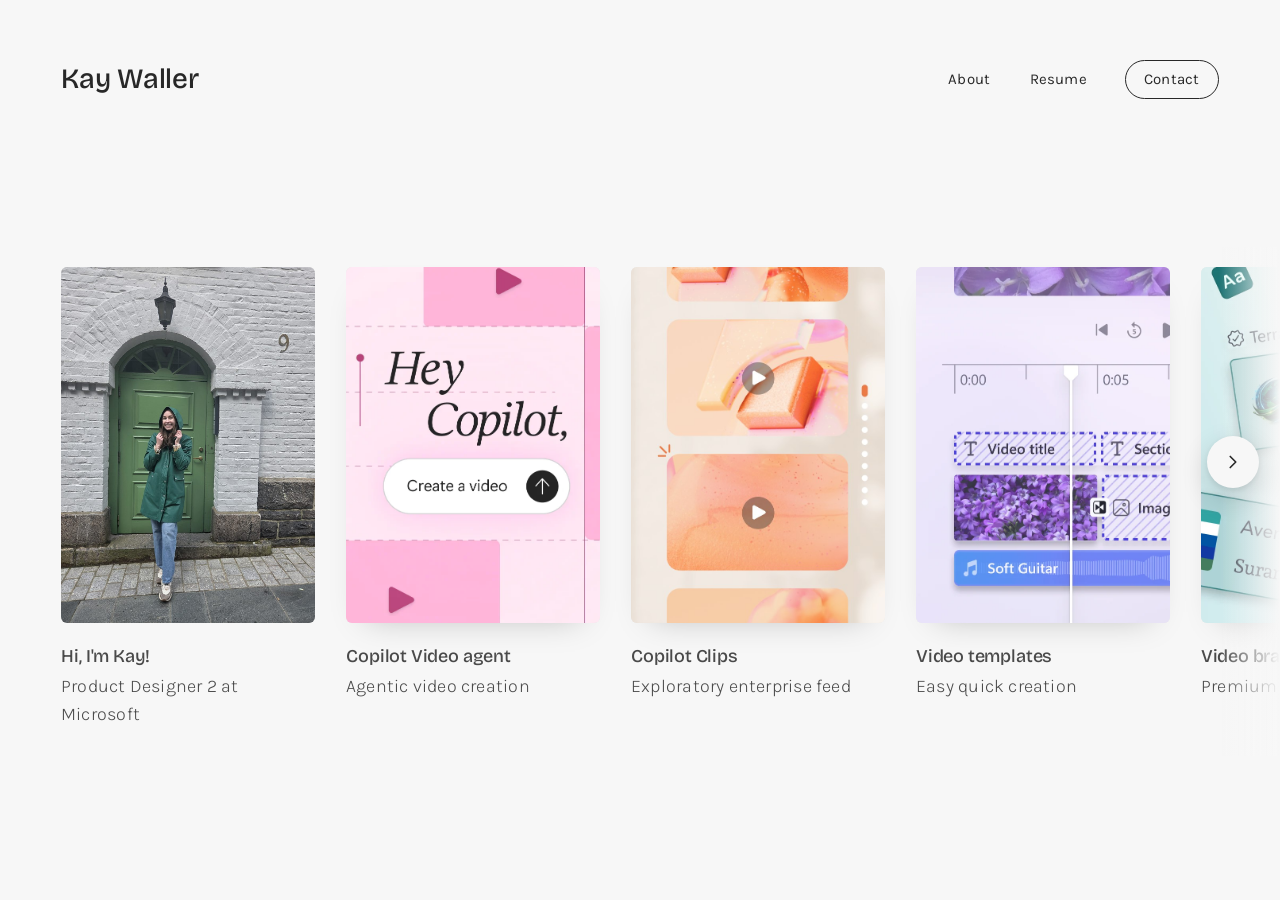
<file: index.html>
<!doctype html>
<html lang="en">
<head>
  <meta charset="utf-8">
  <meta name="viewport" content="width=device-width, initial-scale=1">
  <title>Kay Waller</title>
  <meta name="description" content="Kay Waller is a Product Designer who believes great design is intuitive, inclusive, and sustainable.">
  <link rel="icon" href="assets/favicon.svg" type="image/svg+xml">
  <link rel="icon" href="assets/favicon-32.png" sizes="32x32" type="image/png">
  <link rel="apple-touch-icon" href="assets/apple-touch-icon.png">
  <meta property="og:type" content="website">
  <link rel="canonical" href="https://kaywaller.com/">
  <meta property="og:url" content="https://kaywaller.com/">
  <meta property="og:site_name" content="Kay Waller">
  <meta property="og:title" content="Kay Waller">
  <meta property="og:description" content="Kay Waller is a Product Designer who believes great design is intuitive, inclusive, and sustainable.">
  <meta property="og:image" content="https://kaywaller.com/assets/share/home.jpg">
  <meta property="og:image:width" content="1200">
  <meta property="og:image:height" content="630">
  <meta name="twitter:card" content="summary_large_image">
  <link rel="preconnect" href="https://fonts.googleapis.com">
  <link rel="preconnect" href="https://fonts.gstatic.com" crossorigin>
  <link href="https://fonts.googleapis.com/css2?family=Karla:wght@200;300;400;500;600&family=Bricolage+Grotesque:opsz,wght@12..96,400;12..96,500&display=swap" rel="stylesheet">
  <link rel="stylesheet" href="css/style.css?v=202611071001">
</head>
<body class="home">
  <a class="skip" href="#work">Skip to work</a>

  <header class="site-header">
    <a class="wordmark" href="index.html">Kay Waller</a>
    <nav class="header-links" aria-label="Primary">
      <a href="about.html">About</a>
      <a href="https://drive.google.com/file/d/1Q7bnDZ1TyhZ7tCyuZH1YHzYNVgd-D31E/view?usp=sharing" target="_blank" rel="noopener">Resume</a>
      <a class="pill" href="mailto:kaywaller19@gmail.com">Contact</a>
    </nav>
  </header>

  <main class="landing" id="work">
    <div class="rail-wrap">
      <div class="rail-fade left" hidden></div>
      <div class="rail-fade right"></div>
      <button class="rail-nav prev" type="button" aria-label="Scroll projects left" disabled>
        <svg viewBox="0 0 24 24" fill="none" stroke="currentColor" stroke-width="1.8" stroke-linecap="round" stroke-linejoin="round"><path d="M15 18l-6-6 6-6"/></svg>
      </button>
      <button class="rail-nav next" type="button" aria-label="Scroll projects right">
        <svg viewBox="0 0 24 24" fill="none" stroke="currentColor" stroke-width="1.8" stroke-linecap="round" stroke-linejoin="round"><path d="M9 18l6-6-6-6"/></svg>
      </button>

      <div class="rail" data-project-cards>
        <div class="card card--me">
          <div class="card-media">
            <img src="assets/landing/me.jpg" alt="Kay Waller in a green raincoat, smiling in front of a green door" width="1000" height="1333">
          </div>
          <p class="card-sub">Hi, I'm Kay!</p>
          <p class="card-note">Product Designer 2 at Microsoft</p>
        </div>
      </div>
    </div>
  </main>

  <script src="js/projects.js?v=202611071001"></script>
  <script src="js/main.js?v=202611071001"></script>
</body>
</html>
</file>
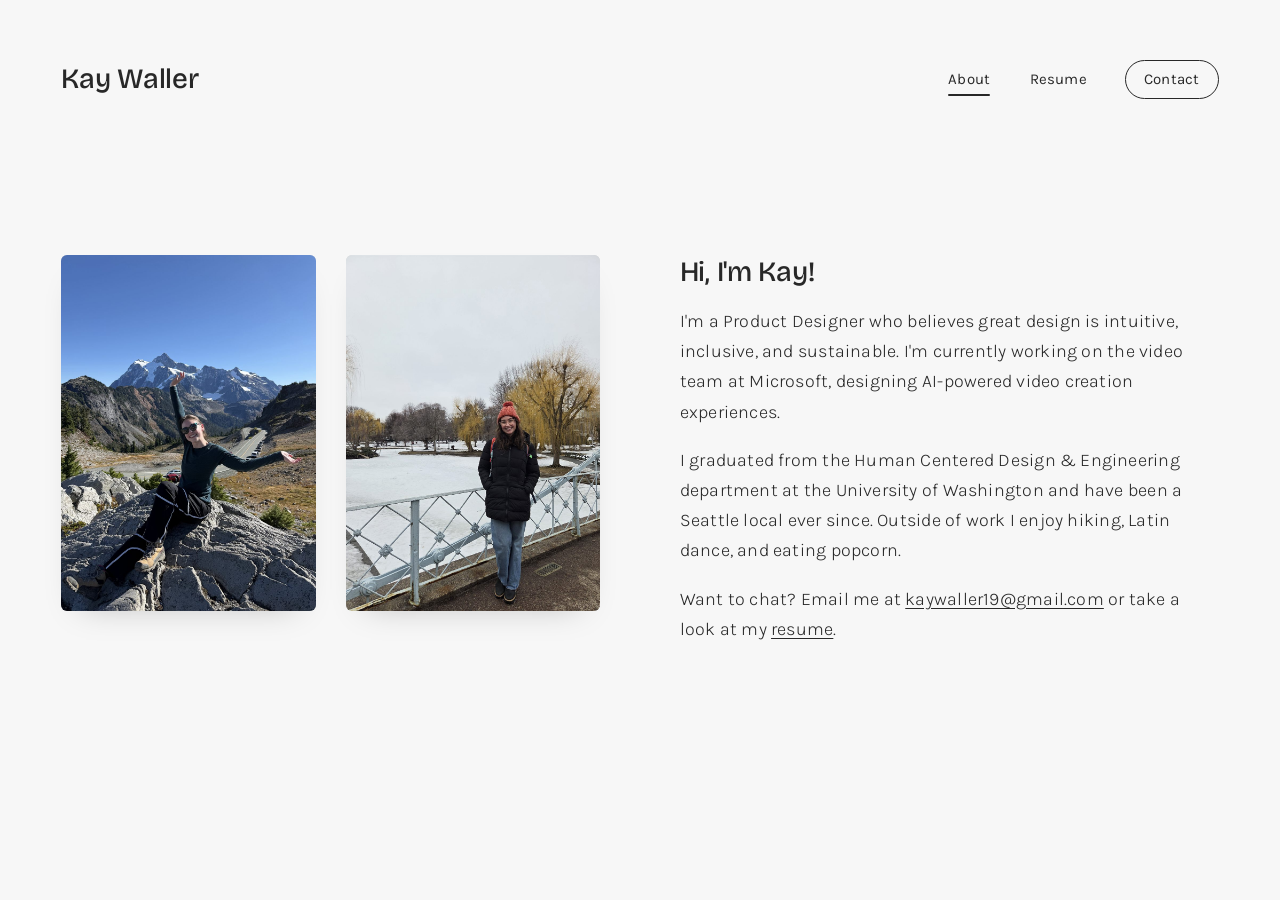
<file: about.html>
<!doctype html>
<html lang="en">
<head>
  <meta charset="utf-8">
  <meta name="viewport" content="width=device-width, initial-scale=1">
  <title>About · Kay Waller</title>
  <meta name="description" content="Kay Waller is a Product Designer who believes great design is intuitive, inclusive, and sustainable.">
  <link rel="icon" href="assets/favicon.svg" type="image/svg+xml">
  <link rel="icon" href="assets/favicon-32.png" sizes="32x32" type="image/png">
  <link rel="apple-touch-icon" href="assets/apple-touch-icon.png">
  <meta property="og:type" content="website">
  <link rel="canonical" href="https://kaywaller.com/about.html">
  <meta property="og:url" content="https://kaywaller.com/about.html">
  <meta property="og:site_name" content="Kay Waller">
  <meta property="og:title" content="About · Kay Waller">
  <meta property="og:description" content="Kay Waller is a Product Designer who believes great design is intuitive, inclusive, and sustainable.">
  <meta property="og:image" content="https://kaywaller.com/assets/share/home.jpg">
  <meta property="og:image:width" content="1200">
  <meta property="og:image:height" content="630">
  <meta name="twitter:card" content="summary_large_image">
  <link rel="preconnect" href="https://fonts.googleapis.com">
  <link rel="preconnect" href="https://fonts.gstatic.com" crossorigin>
  <link href="https://fonts.googleapis.com/css2?family=Karla:wght@200;300;400;500;600&family=Bricolage+Grotesque:opsz,wght@12..96,400;12..96,500&display=swap" rel="stylesheet">
  <link rel="stylesheet" href="css/style.css?v=202611071001">
</head>
<body class="page-about">
  <a class="skip" href="#content">Skip to content</a>

  <header class="site-header">
    <a class="wordmark" href="index.html">Kay Waller</a>
    <nav class="header-links" aria-label="Primary">
      <a href="about.html" aria-current="page">About</a>
      <a href="https://drive.google.com/file/d/1Q7bnDZ1TyhZ7tCyuZH1YHzYNVgd-D31E/view?usp=sharing" target="_blank" rel="noopener">Resume</a>
      <a class="pill" href="mailto:kaywaller19@gmail.com">Contact</a>
    </nav>
  </header>

  <main class="about" id="content">
    <div class="about-row">
    <div class="about-photo">
      <img src="assets/about/me-mountain.jpg" alt="Kay Waller sitting on a rock with arms outstretched, smiling, in front of a snowy mountain" width="1000" height="1333">
    </div>
    <div class="about-photo">
      <img src="assets/about/me-winter.jpg" alt="Kay Waller in a red knit hat and black puffer coat, smiling on a footbridge over a snowy, frozen pond lined with willow trees" width="1000" height="1333">
    </div>
    <div class="about-text">
      <h1>Hi, I'm Kay!</h1>
      <p>I'm a Product Designer who believes great design is intuitive, inclusive, and sustainable. I'm currently working on the video team at Microsoft, designing AI-powered video creation experiences.</p>
      <p>I graduated from the Human Centered Design &amp; Engineering department at the University of Washington and have been a Seattle local ever since. Outside of work I enjoy hiking, Latin dance, and eating popcorn.</p>
      <p>Want to chat? Email me at <a href="mailto:kaywaller19@gmail.com">kaywaller19@gmail.com</a> or take a look at my <a href="https://drive.google.com/file/d/1Q7bnDZ1TyhZ7tCyuZH1YHzYNVgd-D31E/view?usp=sharing" target="_blank" rel="noopener">resume</a>.</p>
    </div>
    </div>
  </main>

  <script src="js/main.js?v=202611071001"></script>
</body>
</html>
</file>
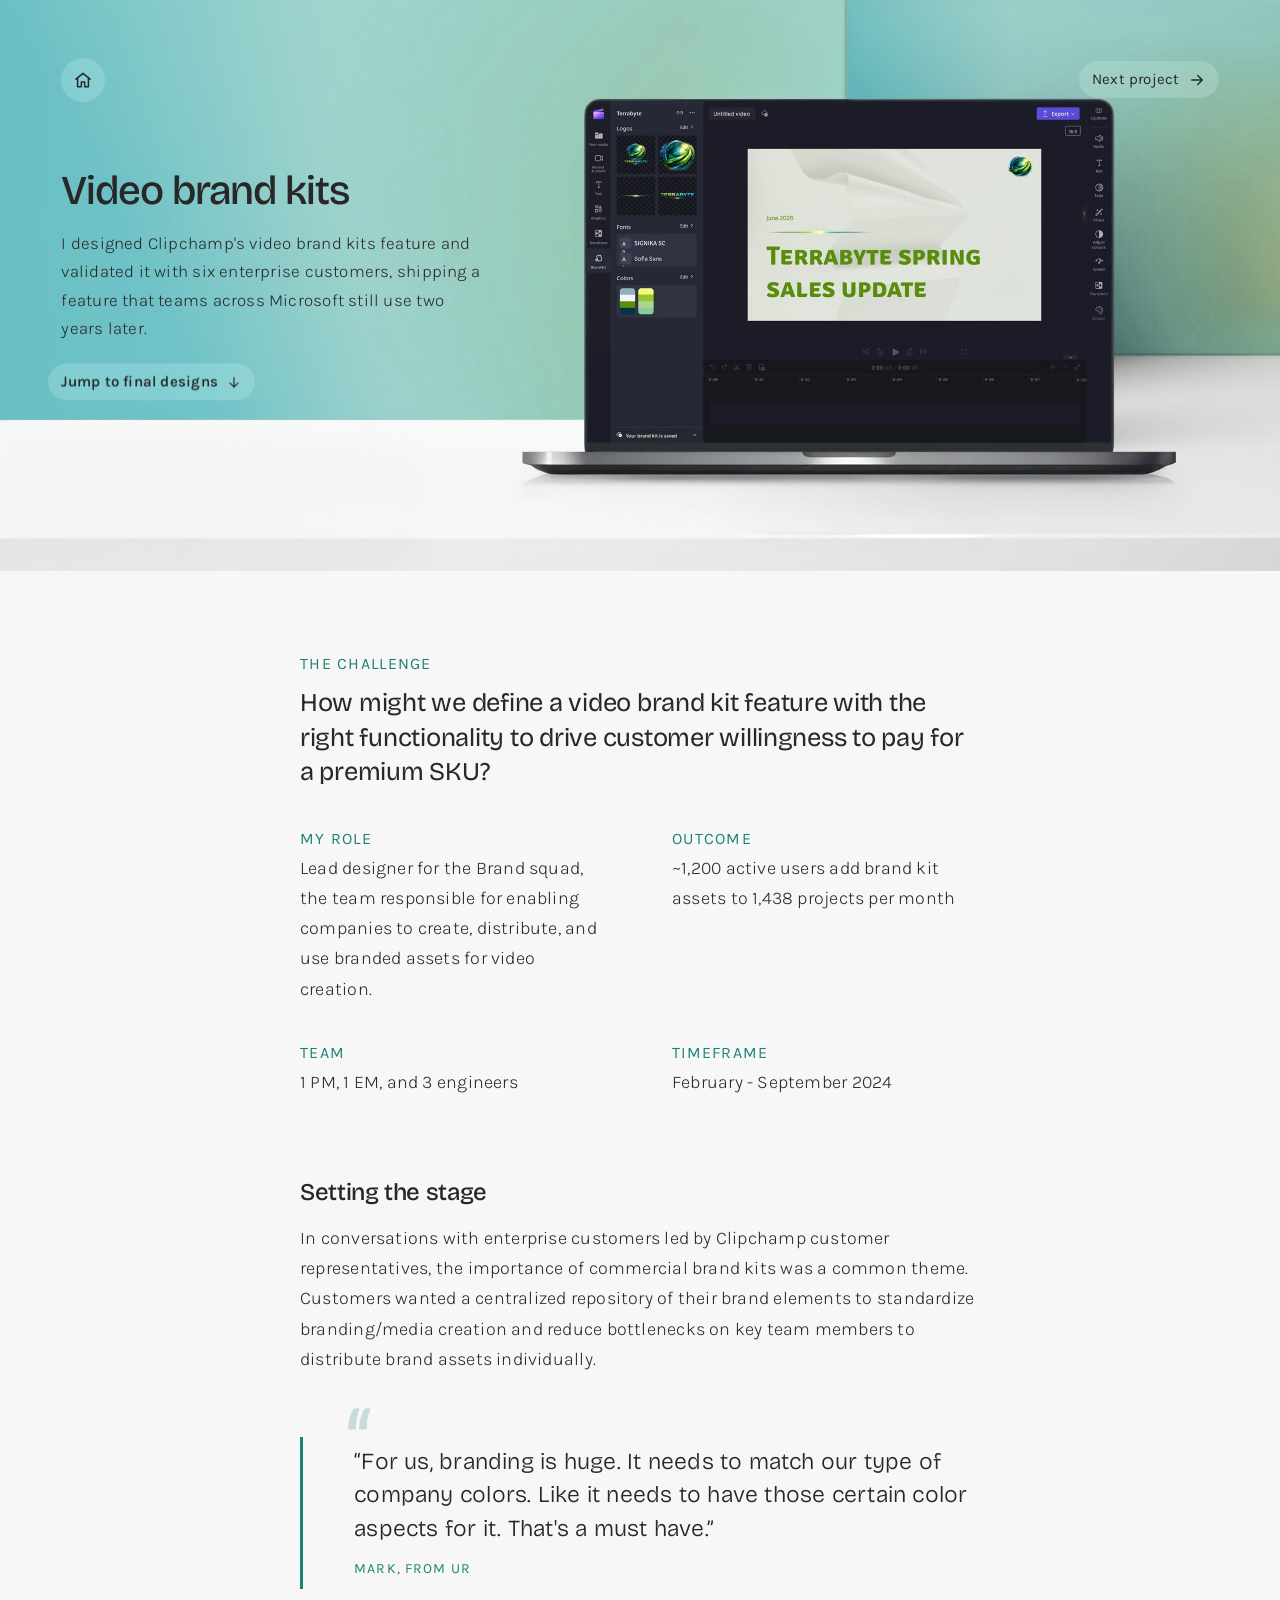
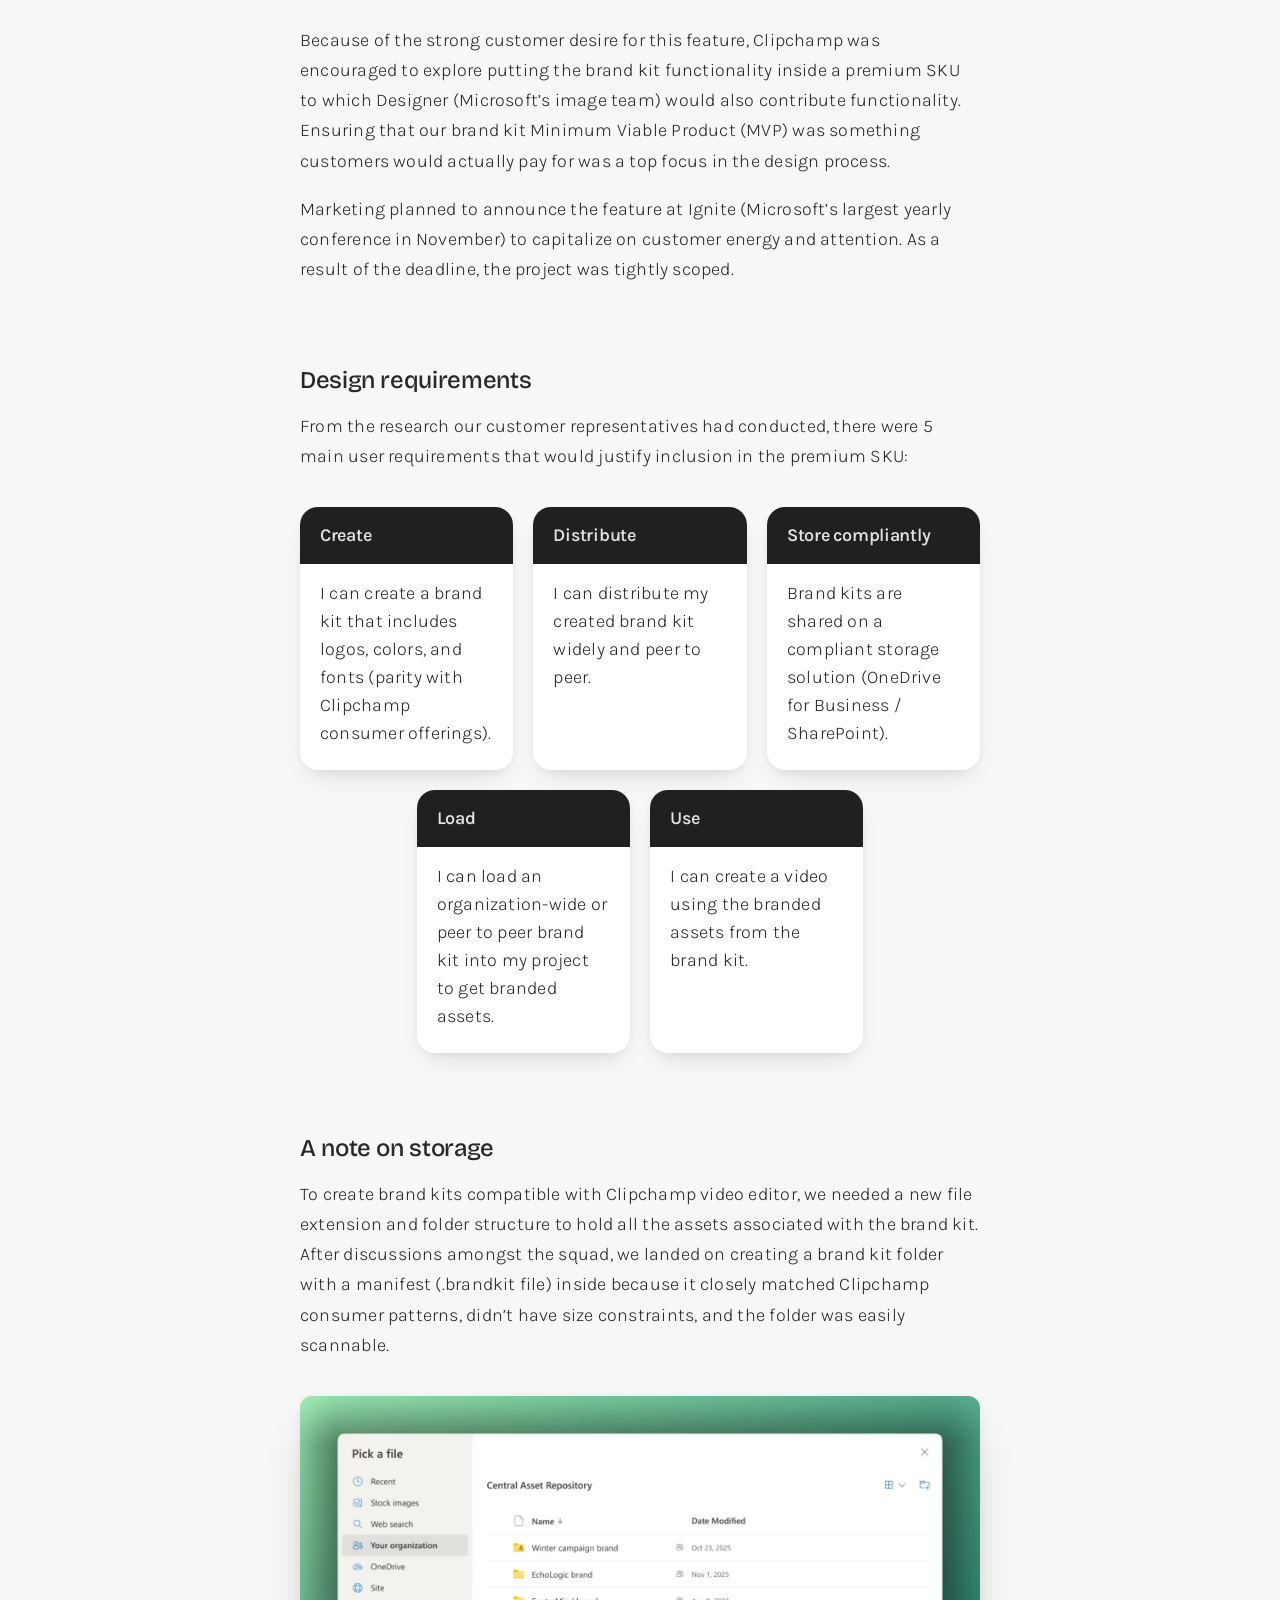
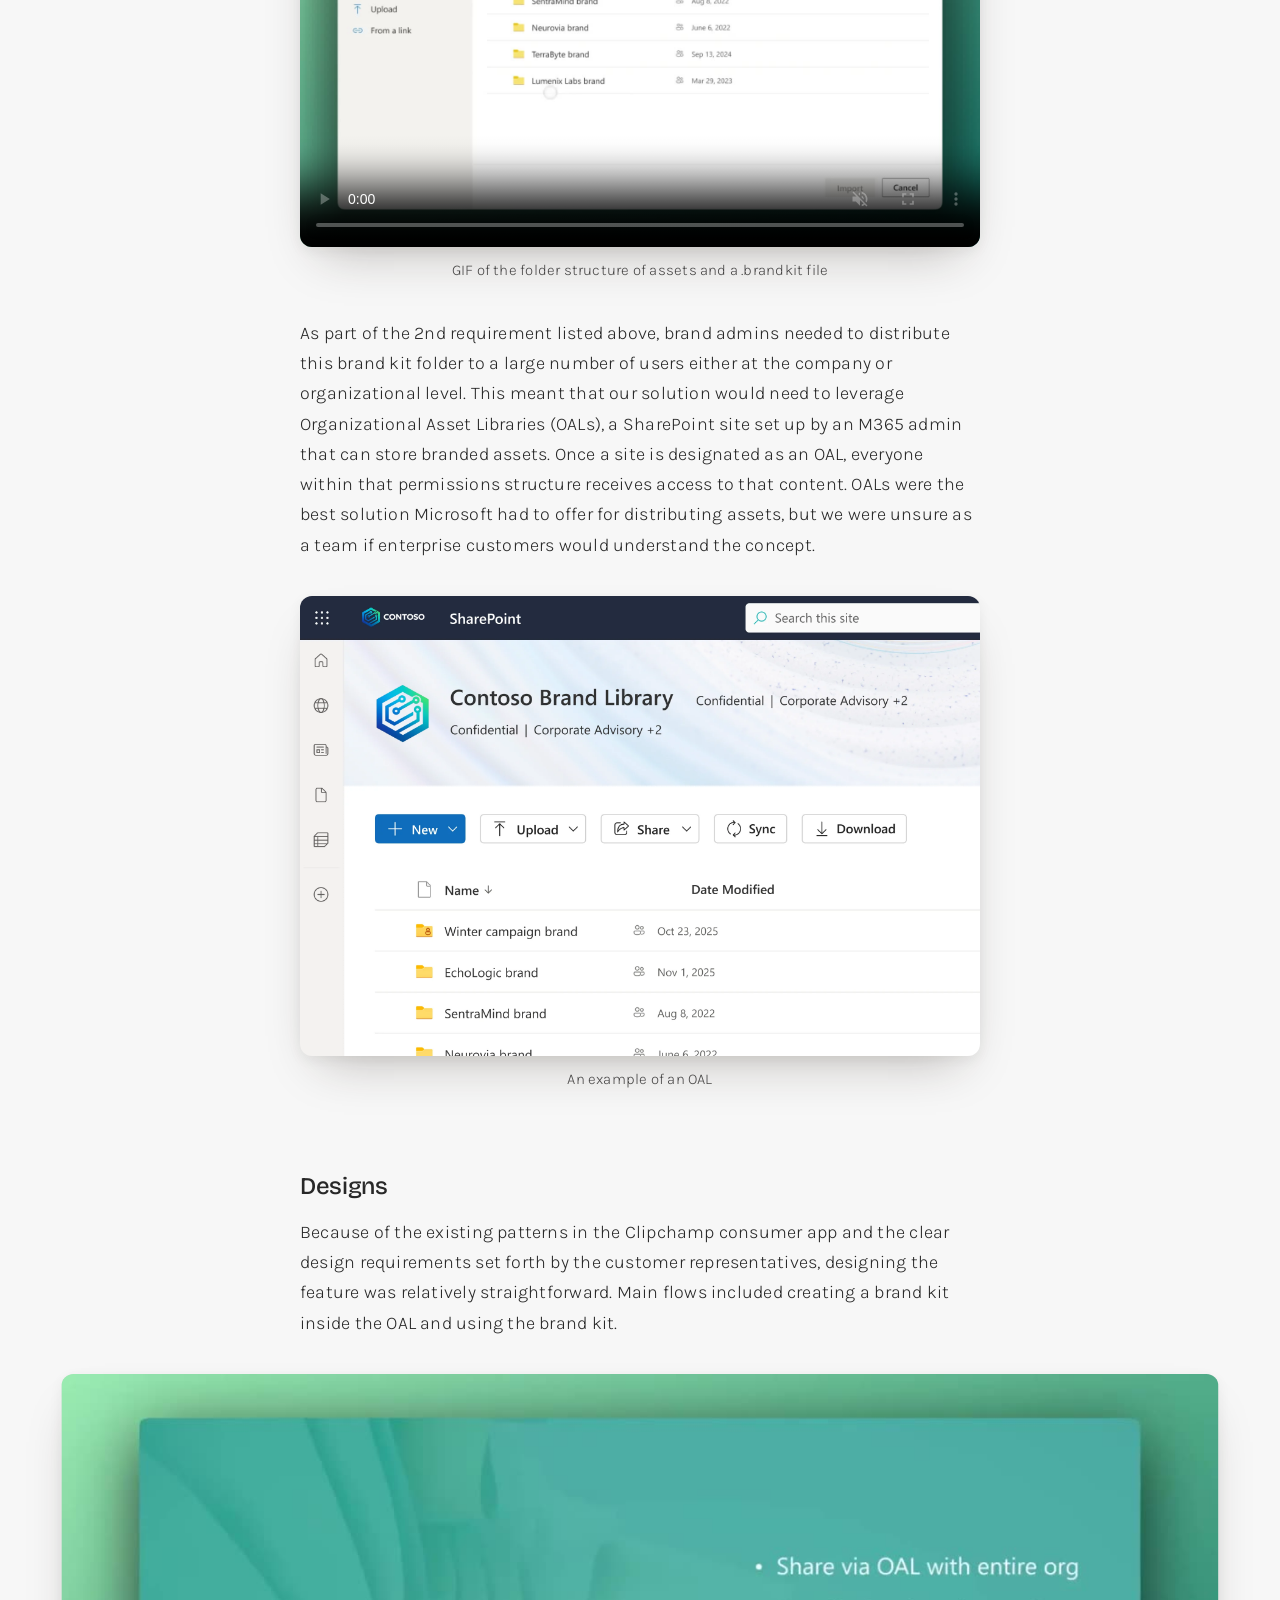
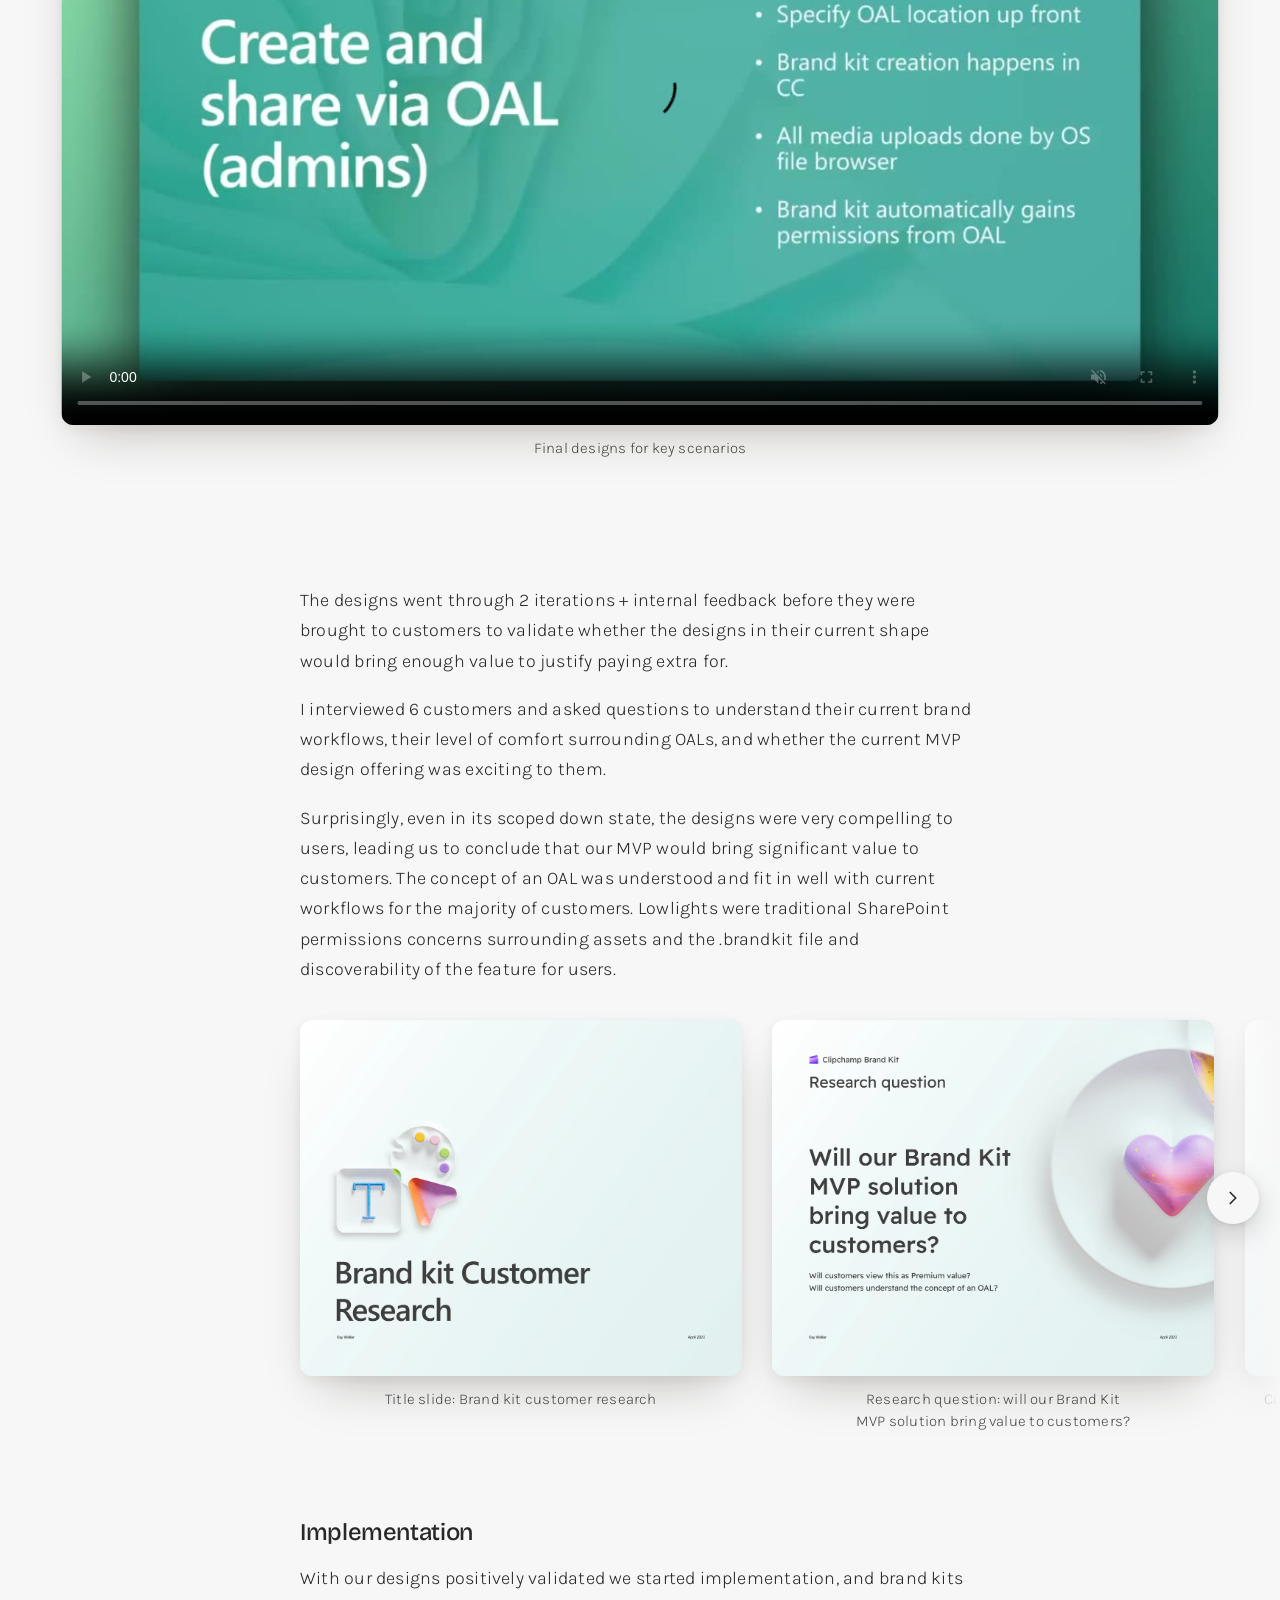
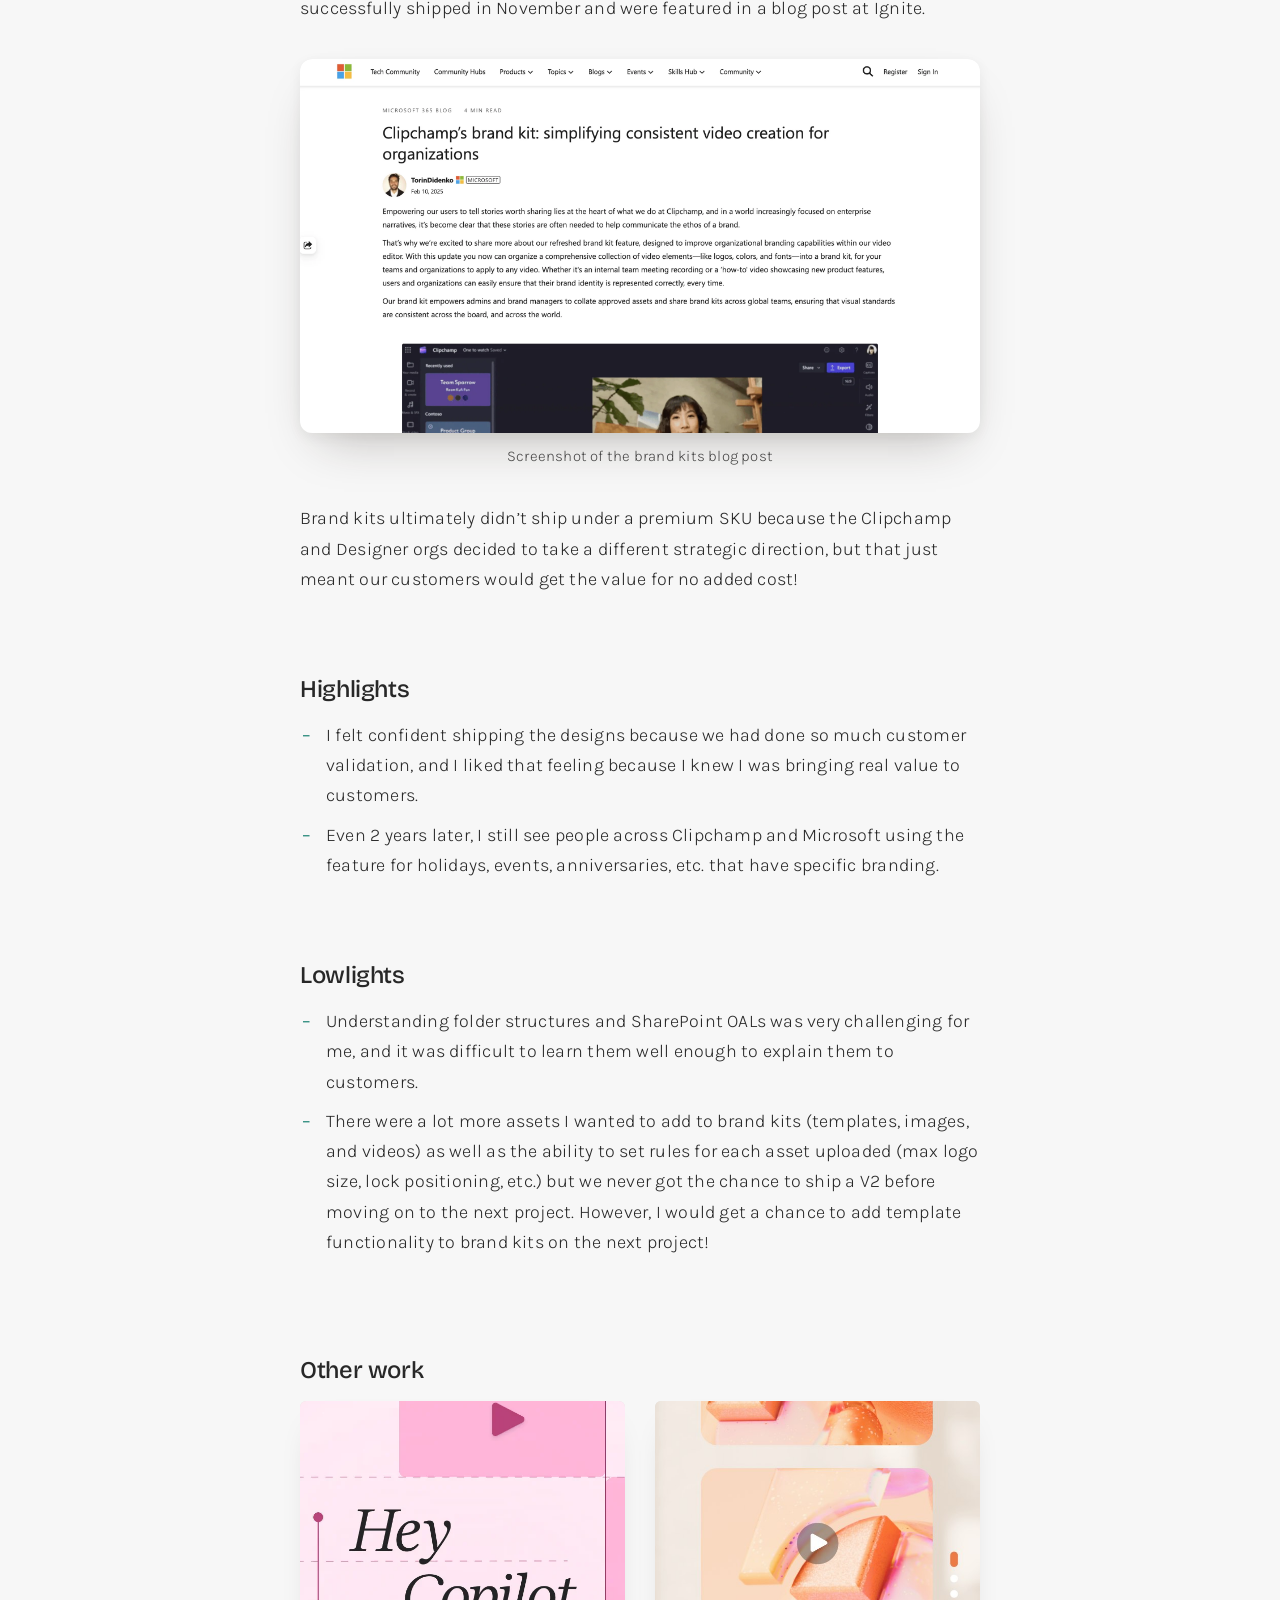
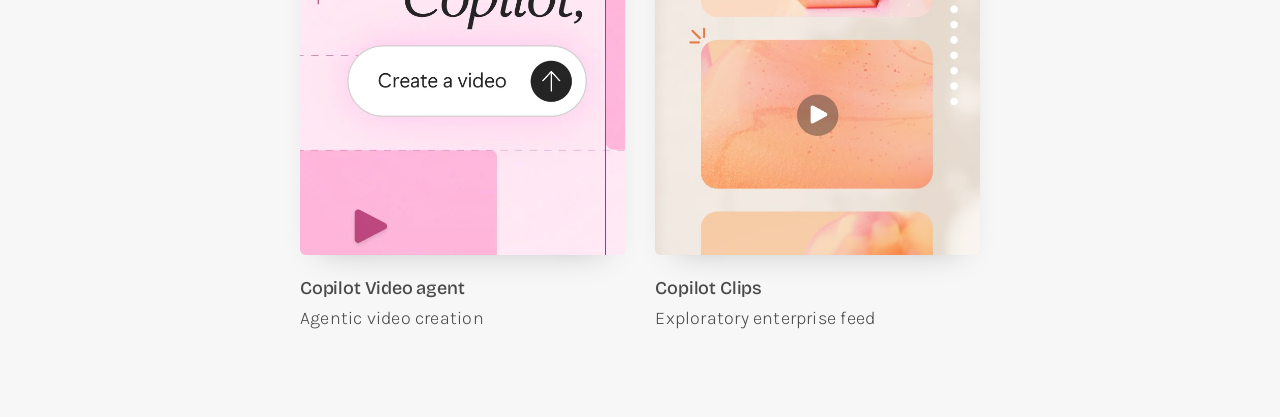
<file: brand-kits.html>
<!doctype html>
<html lang="en">
<head>
  <meta charset="utf-8">
  <meta name="viewport" content="width=device-width, initial-scale=1">
  <title>Video brand kits · Kay Waller</title>
  <meta name="description" content="Video brand kits for the Clipchamp editor that enable brand distribution and branded video creation.">
  <link rel="icon" href="assets/favicon.svg" type="image/svg+xml">
  <link rel="icon" href="assets/favicon-32.png" sizes="32x32" type="image/png">
  <link rel="apple-touch-icon" href="assets/apple-touch-icon.png">
  <meta property="og:type" content="article">
  <link rel="canonical" href="https://kaywaller.com/brand-kits.html">
  <meta property="og:url" content="https://kaywaller.com/brand-kits.html">
  <meta property="og:site_name" content="Kay Waller">
  <meta property="og:title" content="Video brand kits · Kay Waller">
  <meta property="og:description" content="Video brand kits for the Clipchamp editor that enable brand distribution and branded video creation.">
  <meta property="og:image" content="https://kaywaller.com/assets/share/brand-kits.jpg">
  <meta property="og:image:width" content="1200">
  <meta property="og:image:height" content="630">
  <meta name="twitter:card" content="summary_large_image">
  <link rel="preconnect" href="https://fonts.googleapis.com">
  <link rel="preconnect" href="https://fonts.gstatic.com" crossorigin>
  <link href="https://fonts.googleapis.com/css2?family=Karla:wght@200;300;400;500;600&family=Bricolage+Grotesque:opsz,wght@12..96,400;12..96,500&display=swap" rel="stylesheet">
  <link rel="stylesheet" href="css/style.css?v=202611071001">
</head>
<body style="--tint:#d3ebe8; --tint-deep:#b2dad5; --accent:#1c8273;">
  <a class="skip" href="#content">Skip to content</a>

  <header class="phead" data-text="left" style="--text-w:42%">
    <nav class="topnav" aria-label="Project">
      <a href="index.html" aria-label="Back to home"><svg viewBox="0 0 24 24" fill="none" stroke="currentColor" stroke-width="1.8" stroke-linecap="round" stroke-linejoin="round"><path d="M3.5 11 12 4l8.5 7"/><path d="M5.5 9.5V20h4.5v-5.5h4V20h4.5V9.5"/></svg></a>
      <a href="video-agent.html" aria-label="Next project: Copilot Video agent"><span>Next project</span><svg viewBox="0 0 24 24" fill="none" stroke="currentColor" stroke-width="1.8" stroke-linecap="round" stroke-linejoin="round"><path d="M5 12h14M13 6l6 6-6 6"/></svg></a>
    </nav>
    <div class="hero-banner" style="--hero-pos:50% 50%"><img fetchpriority="high" src="assets/brandkit/hero-again.jpg" width="2400" height="1070" alt="Video brand kits hero image"></div>
    <div class="hero-text">
      <h1>Video brand kits</h1>
      <p class="hero-sub">I designed Clipchamp's video brand kits feature and validated it with six enterprise customers, shipping a feature that teams across Microsoft still use two years later.</p>
      <a class="jump" href="#final-designs">Jump to final designs<svg viewBox="0 0 24 24" fill="none" stroke="currentColor" stroke-width="1.8" stroke-linecap="round" stroke-linejoin="round" aria-hidden="true"><path d="M12 5v14M6 13l6 6 6-6"/></svg></a>
    </div>
  </header>

  <main id="content">
    <section class="overview">
      <p class="eyebrow">The challenge</p>
      <p class="challenge">How might we define a video brand kit feature with the right functionality to drive customer willingness to pay for a premium SKU?</p>
      <div class="meta">
        <div><p class="eyebrow">My role</p><p>Lead designer for the Brand squad, the team responsible for enabling companies to create, distribute, and use branded assets for video creation.</p></div>
        <div><p class="eyebrow">Outcome</p><p>~1,200 active users add brand kit assets to 1,438 projects per month</p></div>
        <div><p class="eyebrow">Team</p><p>1 PM, 1 EM, and 3 engineers</p></div>
        <div><p class="eyebrow">Timeframe</p><p>February - September 2024</p></div>
      </div>
    </section>

    <div class="story">
      <section class="section">
        <h2 class="reveal">Setting the stage</h2>
        <p>In conversations with enterprise customers led by Clipchamp customer representatives, the importance of commercial brand kits was a common theme. Customers wanted a centralized repository of their brand elements to standardize branding/media creation and reduce bottlenecks on key team members to distribute brand assets individually. </p>
        <blockquote class="pullquote reveal">
          <p>“For us, branding is huge. It needs to match our type of company colors. Like it needs to have those certain color aspects for it. That's a must have.”</p>
          <footer>Mark, from UR</footer>
        </blockquote>
        <p>Because of the strong customer desire for this feature, Clipchamp was encouraged to explore putting the brand kit functionality inside a premium SKU to which Designer (Microsoft’s image team) would also contribute functionality. Ensuring that our brand kit Minimum Viable Product (MVP) was something customers would actually pay for was a top focus in the design process.</p>
        <p>Marketing planned to announce the feature at Ignite (Microsoft’s largest yearly conference in November) to capitalize on customer energy and attention. As a result of the deadline, the project was tightly scoped.</p>
      </section>

      <section class="section">
        <h2 class="reveal">Design requirements</h2>
        <p>From the research our customer representatives had conducted, there were 5 main user requirements that would justify inclusion in the premium SKU:</p>
        <ul class="team-cards team-cards--five reveal">
          <li class="team-card"><h3>Create</h3><p>I can create a brand kit that includes logos, colors, and fonts (parity with Clipchamp consumer offerings).</p></li>
          <li class="team-card"><h3>Distribute</h3><p>I can distribute my created brand kit widely and peer to peer.</p></li>
          <li class="team-card"><h3>Store compliantly</h3><p>Brand kits are shared on a compliant storage solution (OneDrive for Business / SharePoint).</p></li>
          <li class="team-card"><h3>Load</h3><p>I can load an organization-wide or peer to peer brand kit into my project to get branded assets.</p></li>
          <li class="team-card"><h3>Use</h3><p>I can create a video using the branded assets from the brand kit.</p></li>
        </ul>
      </section>

      <section class="section">
        <h2 class="reveal">A note on storage</h2>
        <p>To create brand kits compatible with Clipchamp video editor, we needed a new file extension and folder structure to hold all the assets associated with the brand kit. After discussions amongst the squad, we landed on creating a brand kit folder with a manifest (.brandkit file) inside because it closely matched Clipchamp consumer patterns, didn’t have size constraints, and the folder was easily scannable.</p>
        <figure class="fig reveal">
          <div class="fig-media"><video data-autoplay controls muted loop playsinline preload="none" poster="assets/posters/brandkit-folder-structure.jpg" src="assets/brandkit/folder-structure.mp4"></video></div>
          <figcaption>GIF of the folder structure of assets and a .brandkit file</figcaption>
        </figure>
        <p>As part of the 2nd requirement listed above, brand admins needed to distribute this brand kit folder to a large number of users either at the company or organizational level. This meant that our solution would need to leverage Organizational Asset Libraries (OALs), a SharePoint site set up by an M365 admin that can store branded assets. Once a site is designated as an OAL, everyone within that permissions structure receives access to that content. OALs were the best solution Microsoft had to offer for distributing assets, but we were unsure as a team if enterprise customers would understand the concept.</p>
        <figure class="fig reveal">
          <div class="fig-media"><img src="assets/brandkit/contoso-library.webp" alt="Contoso brand library SharePoint site" width="2232" height="1512" loading="lazy"></div>
          <figcaption>An example of an OAL</figcaption>
        </figure>
      </section>

      <section class="section">
        <h2 class="reveal">Designs</h2>
        <p>Because of the existing patterns in the Clipchamp consumer app and the clear design requirements set forth by the customer representatives, designing the feature was relatively straightforward. Main flows included creating a brand kit inside the OAL and using the brand kit.</p>
        <figure class="fig fig--full reveal" id="final-designs">
          <div class="fig-media"><video data-autoplay controls muted loop playsinline preload="none" width="1280" height="720" poster="assets/posters/brandkit-final-designs.jpg" src="assets/brandkit/final-designs.mp4"></video></div>
          <figcaption>Final designs for key scenarios</figcaption>
        </figure>
      </section>

      <section class="section">
        <h2 class="reveal">Customer validation</h2>
        <p>The designs went through 2 iterations + internal feedback before they were brought to customers to validate whether the designs in their current shape would bring enough value to justify paying extra for.</p>
        <p>I interviewed 6 customers and asked questions to understand their current brand workflows, their level of comfort surrounding OALs, and whether the current MVP design offering was exciting to them.</p>
        <p>Surprisingly, even in its scoped down state, the designs were very compelling to users, leading us to conclude that our MVP would bring significant value to customers. The concept of an OAL was understood and fit in well with current workflows for the majority of customers. Lowlights were traditional SharePoint permissions concerns surrounding assets and the .brandkit file and discoverability of the feature for users.</p>
        <div class="shot-rail reveal">
          <div class="rail-wrap">
            <div class="rail-fade left" hidden></div>
            <div class="rail-fade right"></div>
            <button class="rail-nav prev" type="button" aria-label="Scroll research slides left" disabled>
              <svg viewBox="0 0 24 24" fill="none" stroke="currentColor" stroke-width="1.8" stroke-linecap="round" stroke-linejoin="round"><path d="M15 18l-6-6 6-6"/></svg>
            </button>
            <button class="rail-nav next" type="button" aria-label="Scroll research slides right">
              <svg viewBox="0 0 24 24" fill="none" stroke="currentColor" stroke-width="1.8" stroke-linecap="round" stroke-linejoin="round"><path d="M9 18l6-6-6-6"/></svg>
            </button>
            <div class="rail">
              <figure class="shot"><div class="shot-media"><img src="assets/brandkit/deck-01.webp" alt="Brand kit customer research title slide" width="2400" height="1934" loading="lazy"></div><figcaption>Title slide: Brand kit customer research</figcaption></figure>
              <figure class="shot"><div class="shot-media"><img src="assets/brandkit/deck-02.webp" alt="Research question slide" width="2400" height="1934" loading="lazy"></div><figcaption>Research question: will our Brand Kit MVP solution bring value to customers?</figcaption></figure>
              <figure class="shot"><div class="shot-media"><img src="assets/brandkit/deck-03.webp" alt="Customer comparison table" width="2400" height="1934" loading="lazy"></div><figcaption>Customer comparison across the customers I interviewed</figcaption></figure>
              <figure class="shot"><div class="shot-media"><img src="assets/brandkit/deck-04.webp" alt="Highlight slide: integration with SharePoint" width="2400" height="1934" loading="lazy"></div><figcaption>Highlight: integration with SharePoint</figcaption></figure>
              <figure class="shot"><div class="shot-media"><img src="assets/brandkit/deck-05.webp" alt="Highlight slide: sharing" width="2400" height="1934" loading="lazy"></div><figcaption>Highlight: sharing</figcaption></figure>
              <figure class="shot"><div class="shot-media"><img src="assets/brandkit/deck-06.webp" alt="Highlight slide: overall" width="2400" height="1934" loading="lazy"></div><figcaption>Highlight: overall</figcaption></figure>
              <figure class="shot"><div class="shot-media"><img src="assets/brandkit/deck-07.webp" alt="Lowlight slide: permissions concerns" width="2400" height="1934" loading="lazy"></div><figcaption>Lowlight: permissions concerns</figcaption></figure>
              <figure class="shot"><div class="shot-media"><img src="assets/brandkit/deck-08.webp" alt="Lowlight slide: populating existing assets" width="2400" height="1934" loading="lazy"></div><figcaption>Lowlight: populating existing assets</figcaption></figure>
              <figure class="shot"><div class="shot-media"><img src="assets/brandkit/deck-09.webp" alt="Lowlight slide: discoverability" width="2400" height="1934" loading="lazy"></div><figcaption>Lowlight: discoverability</figcaption></figure>
              <figure class="shot"><div class="shot-media"><img src="assets/brandkit/deck-10.webp" alt="Takeaways slide" width="2400" height="1934" loading="lazy"></div><figcaption>Takeaway: we feel confident our MVP solution will bring value to customers</figcaption></figure>
              <figure class="shot"><div class="shot-media"><img src="assets/brandkit/deck-11.webp" alt="Addressing lowlights slide" width="2400" height="1934" loading="lazy"></div><figcaption>Addressing lowlights in MVP+</figcaption></figure>
            </div>
          </div>
        </div>
      </section>

      <section class="section">
        <h2 class="reveal">Implementation</h2>
        <p>With our designs positively validated we started implementation, and brand kits successfully shipped in November and were featured in a blog post at Ignite.</p>
        <figure class="fig reveal">
          <div class="fig-media"><img src="assets/brandkit/blog-post.webp" alt="Screenshot of the Ignite blog post featuring brand kits" loading="lazy"></div>
          <figcaption>Screenshot of the brand kits blog post</figcaption>
        </figure>
        <p>Brand kits ultimately didn’t ship under a premium SKU because the Clipchamp and Designer orgs decided to take a different strategic direction, but that just meant our customers would get the value for no added cost!</p>
      </section>

      <section class="section">
        <h2 class="reveal">Highlights</h2>
        <ul class="list">
          <li>I felt confident shipping the designs because we had done so much customer validation, and I liked that feeling because I knew I was bringing real value to customers. </li>
          <li>Even 2 years later, I still see people across Clipchamp and Microsoft using the feature for holidays, events, anniversaries, etc. that have specific branding.</li>
        </ul>
      </section>

      <section class="section">
        <h2 class="reveal">Lowlights</h2>
        <ul class="list">
          <li>Understanding folder structures and SharePoint OALs was very challenging for me, and it was difficult to learn them well enough to explain them to customers.</li>
          <li>There were a lot more assets I wanted to add to brand kits (templates, images, and videos) as well as the ability to set rules for each asset uploaded (max logo size, lock positioning, etc.) but we never got the chance to ship a V2 before moving on to the next project. However, I would get a chance to add template functionality to brand kits on the next project!</li>
        </ul>
      </section>
    </div>
  </main>

  <section class="other" aria-labelledby="other-work">
    <h2 id="other-work">Other work</h2>
    <div class="rail-wrap">
      <div class="rail" data-project-cards data-limit="2"></div>
    </div>
  </section>

  <script src="js/projects.js?v=202611071001"></script>
  <script src="js/main.js?v=202611071001"></script>
</body>
</html>
</file>
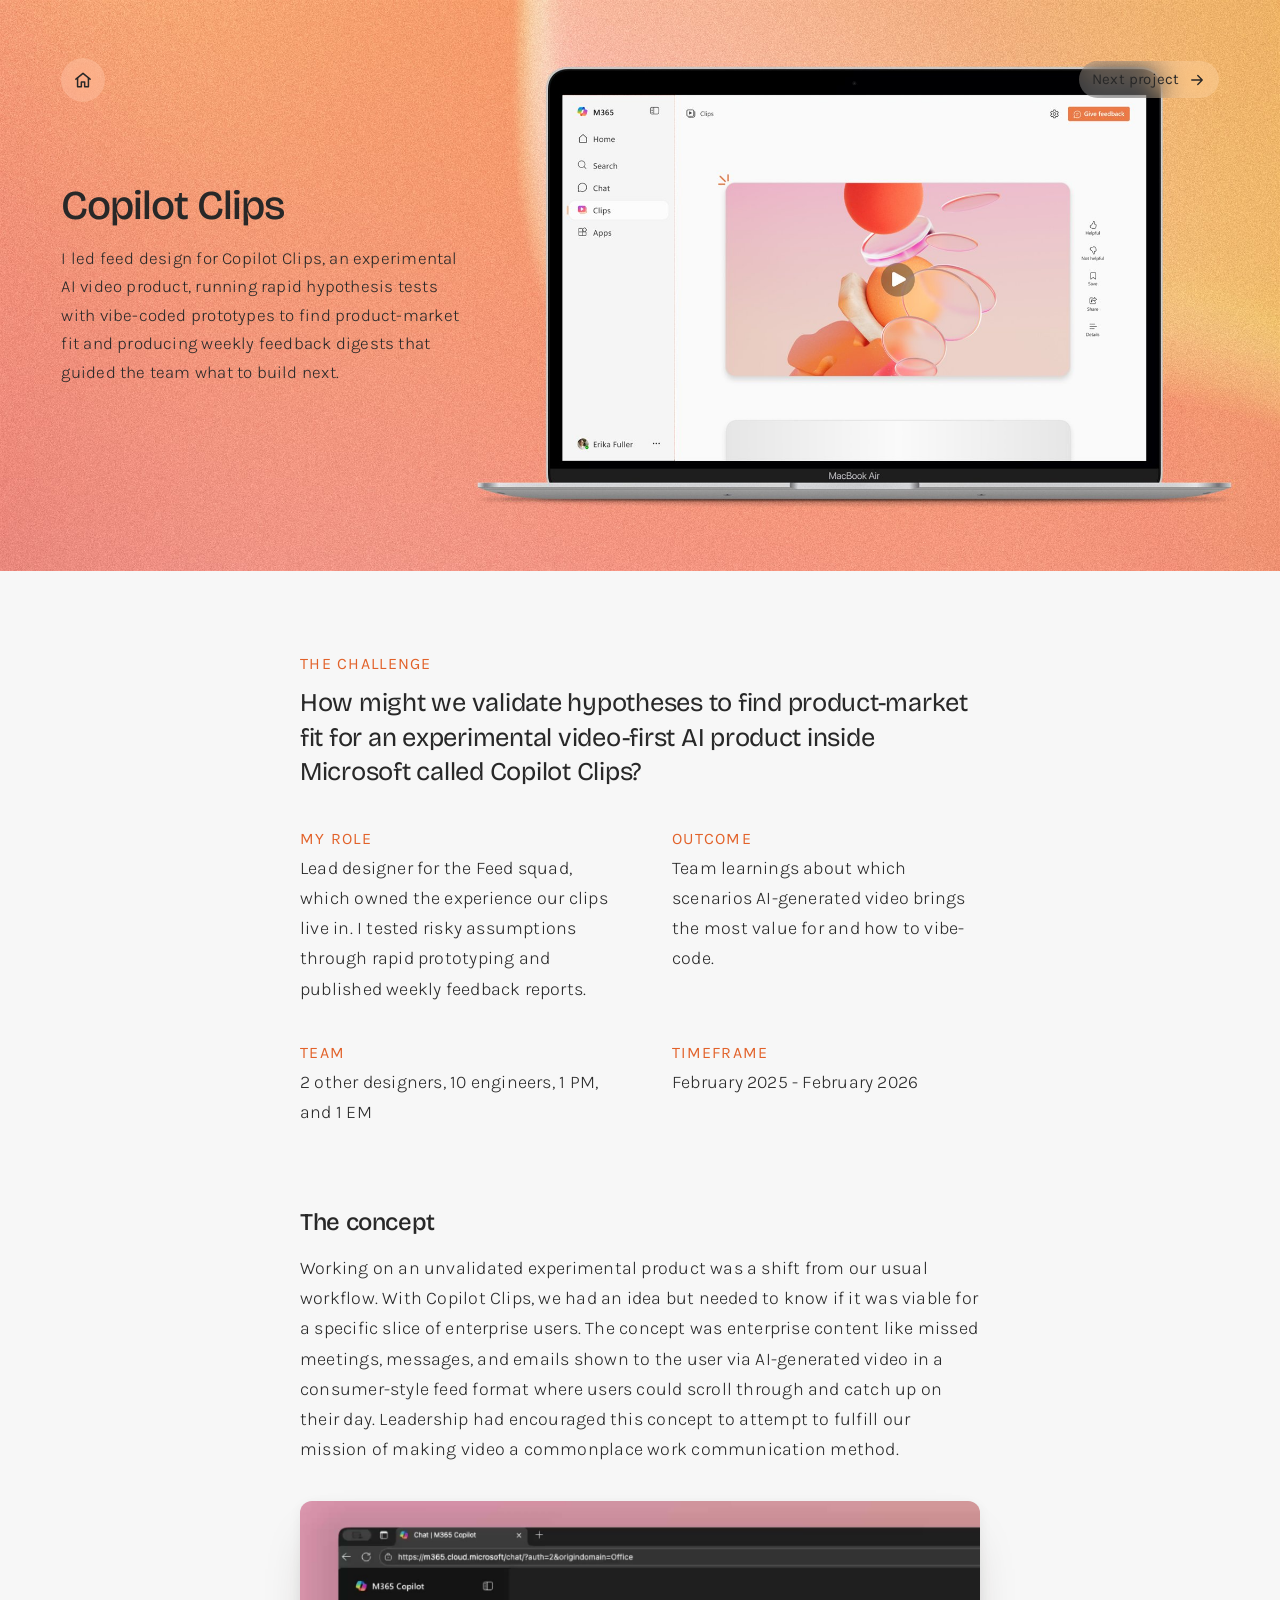
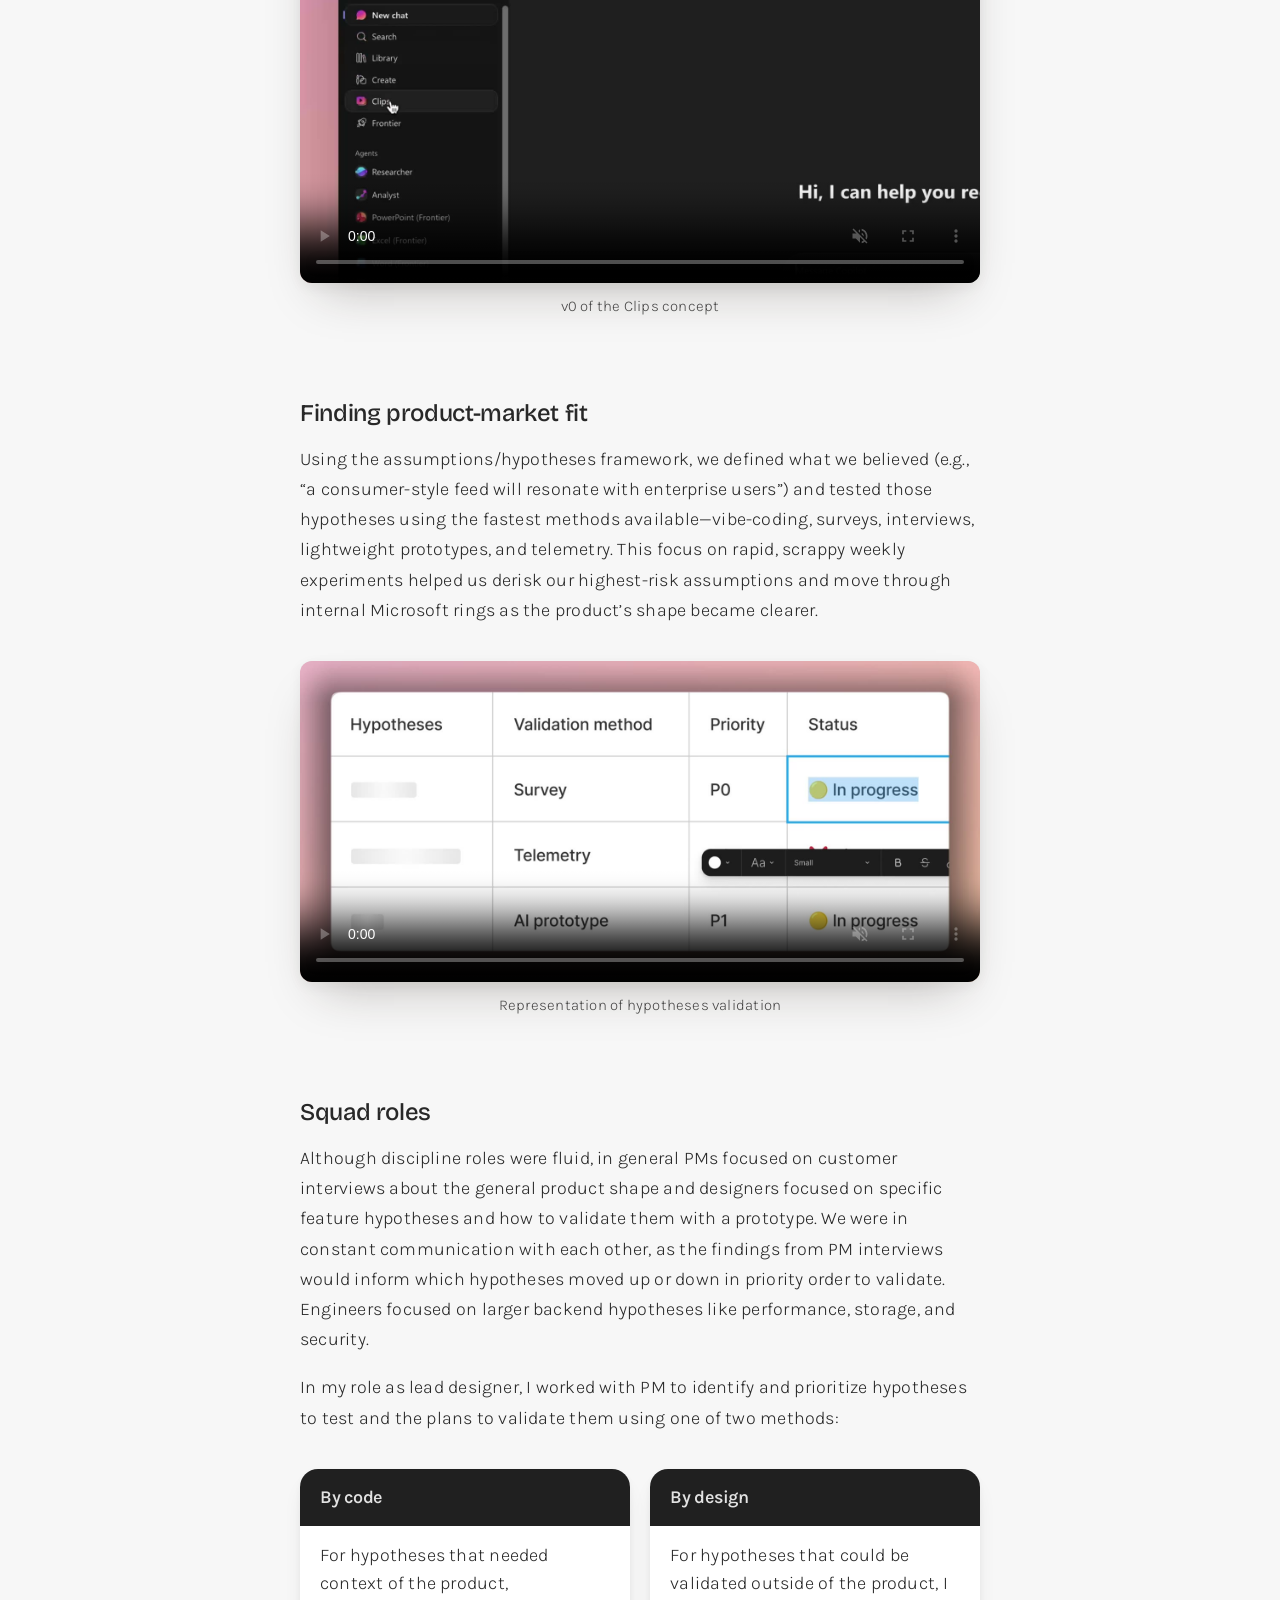
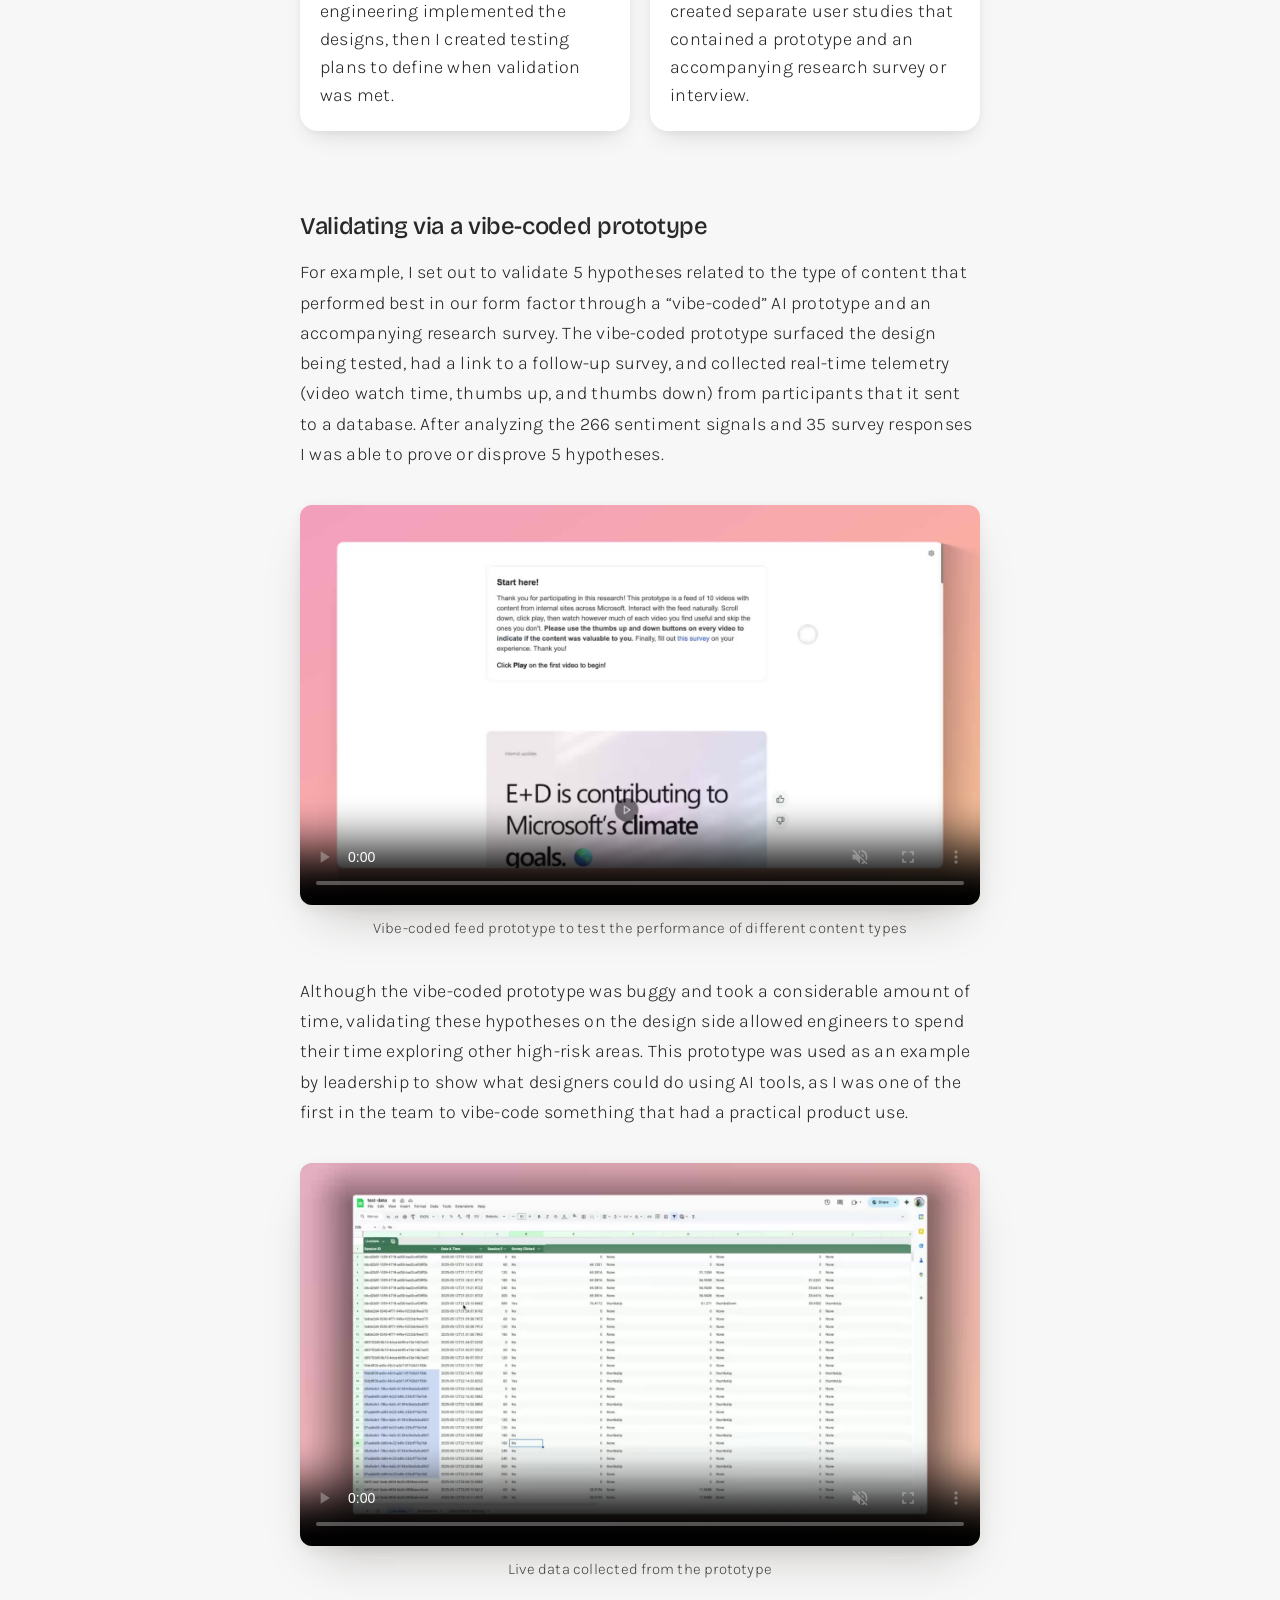
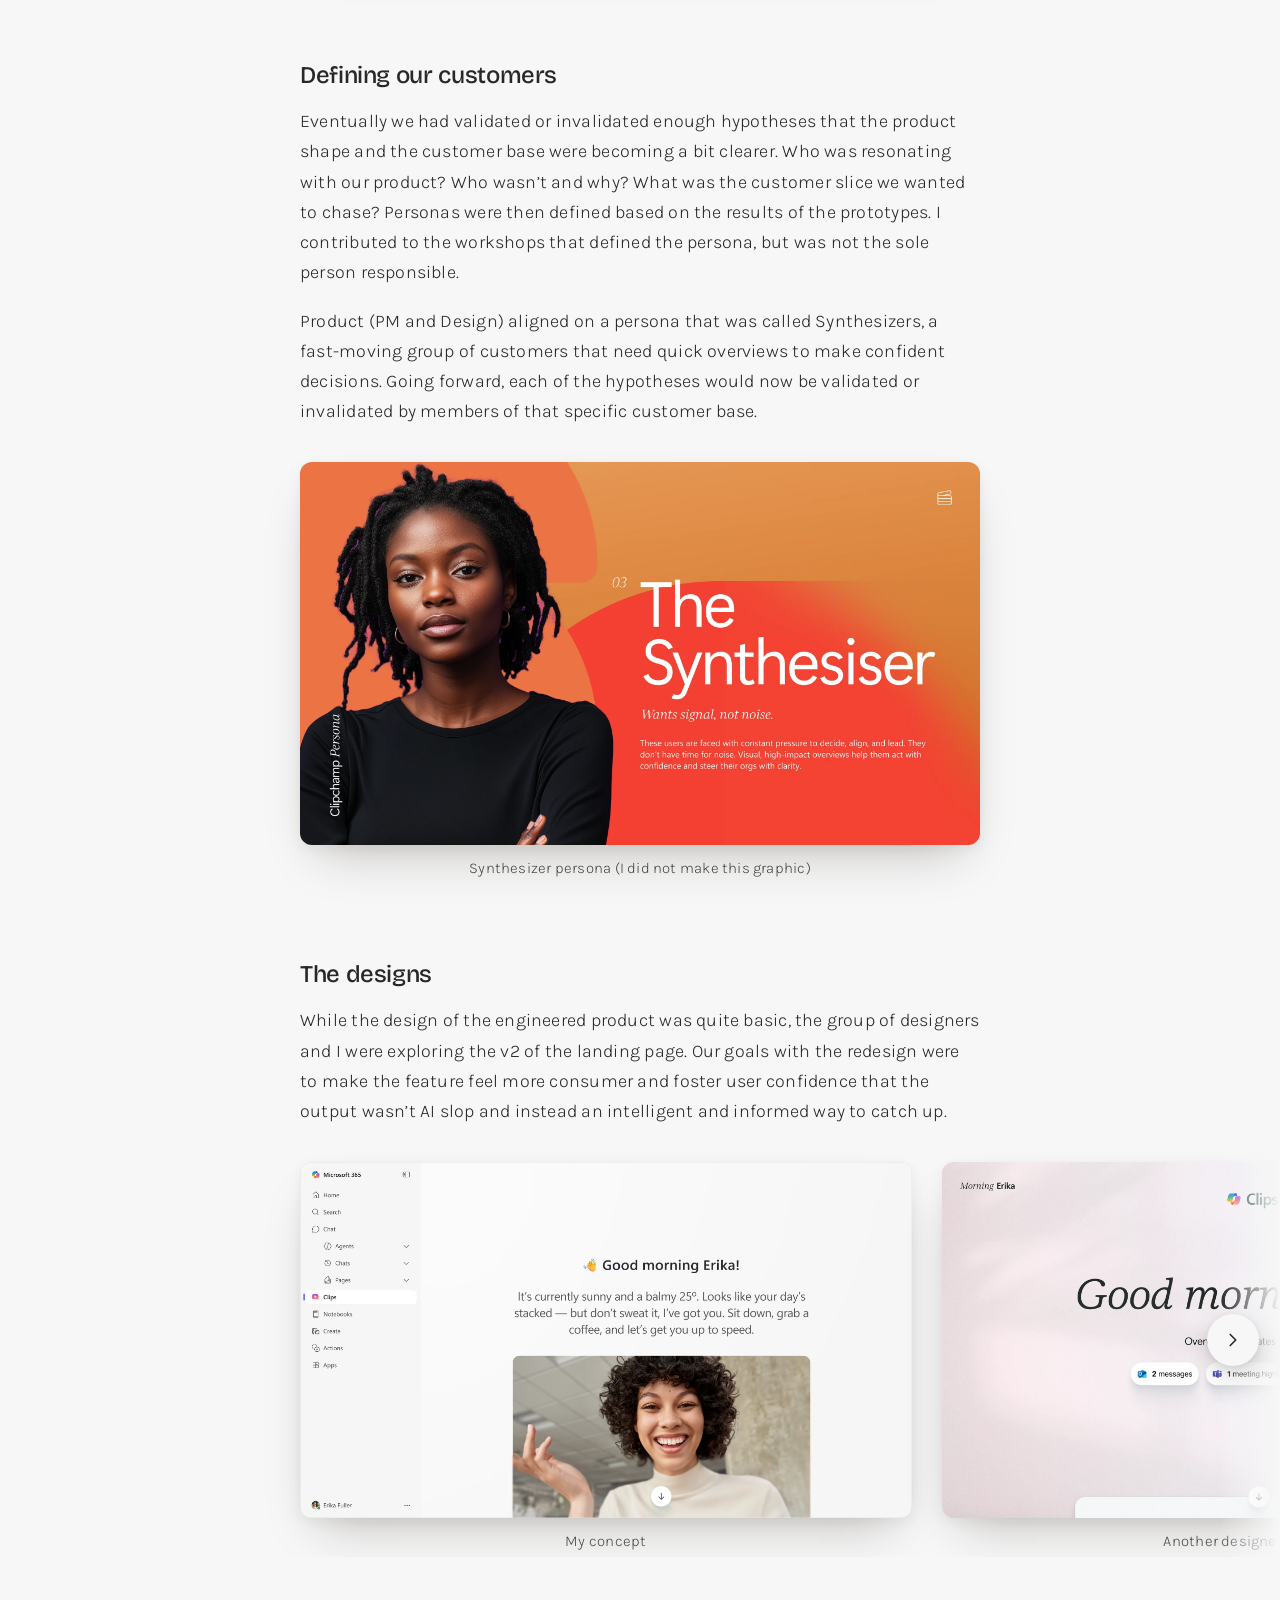
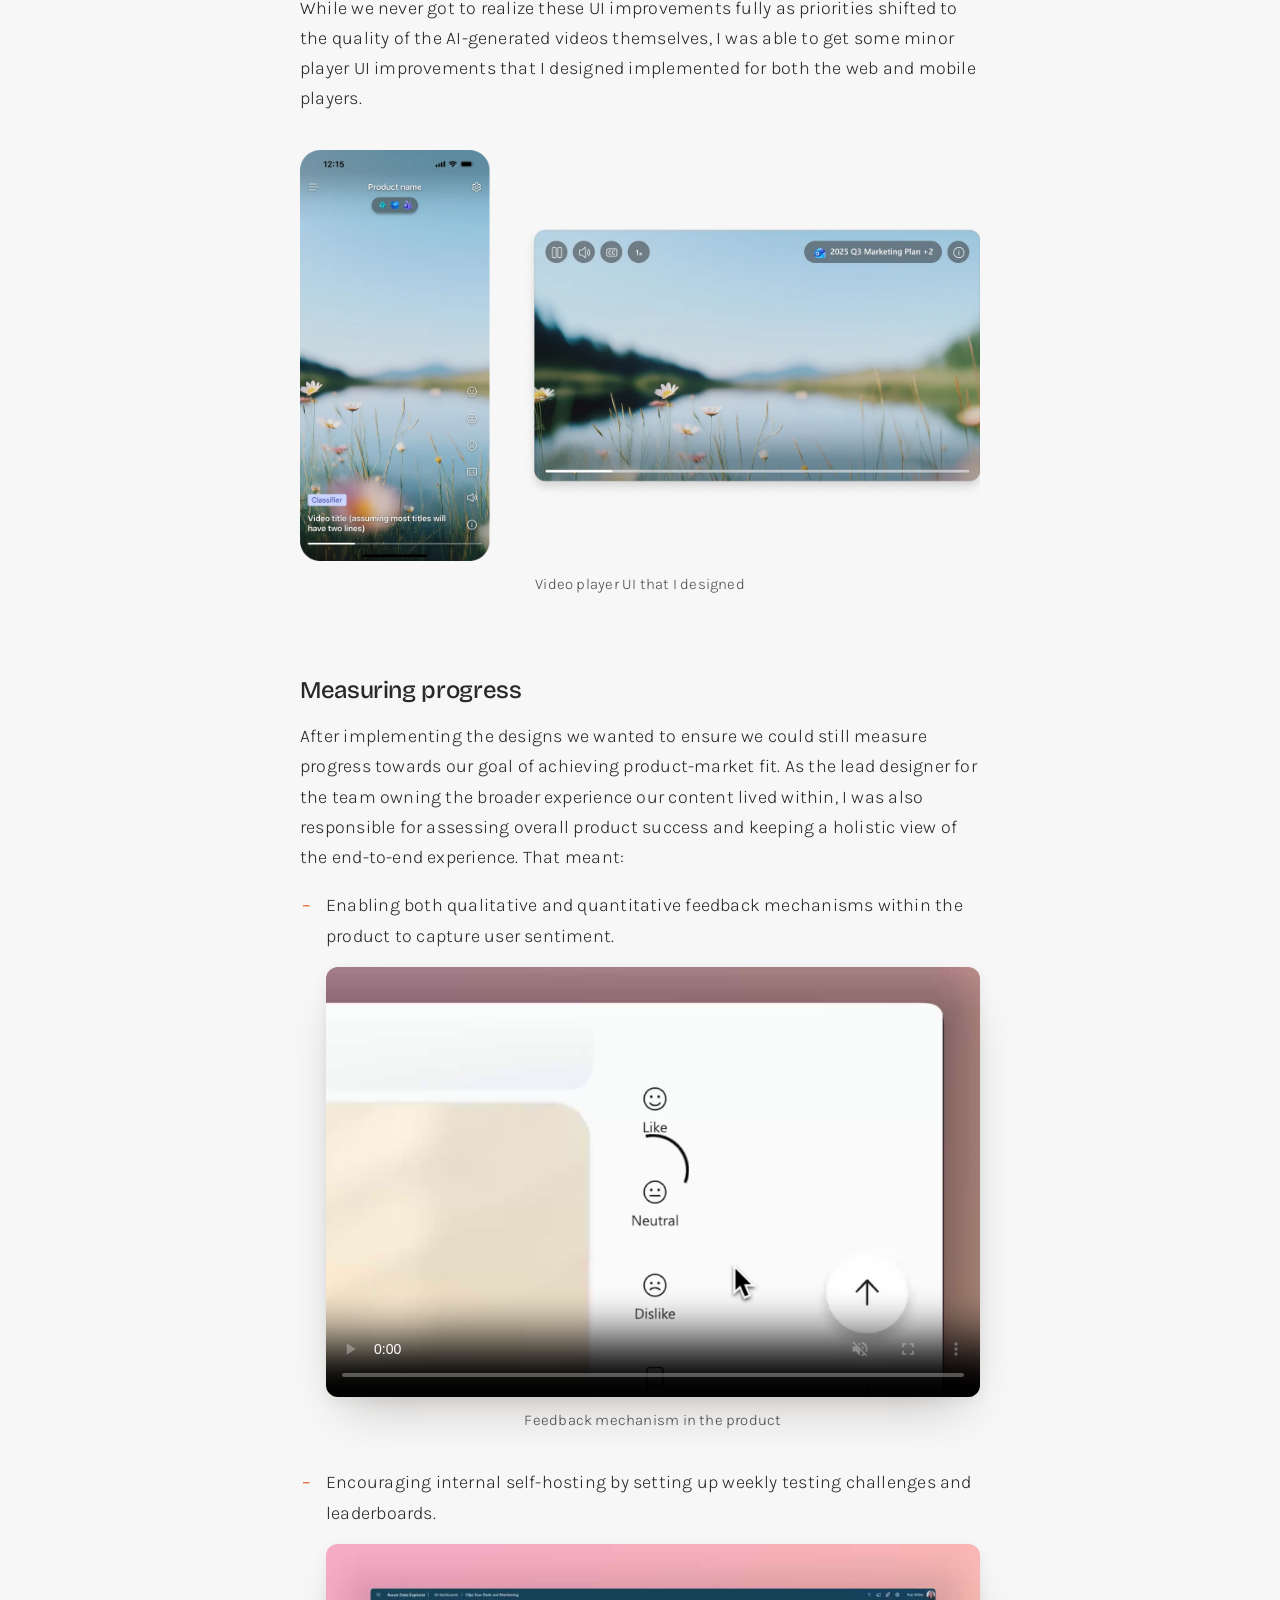
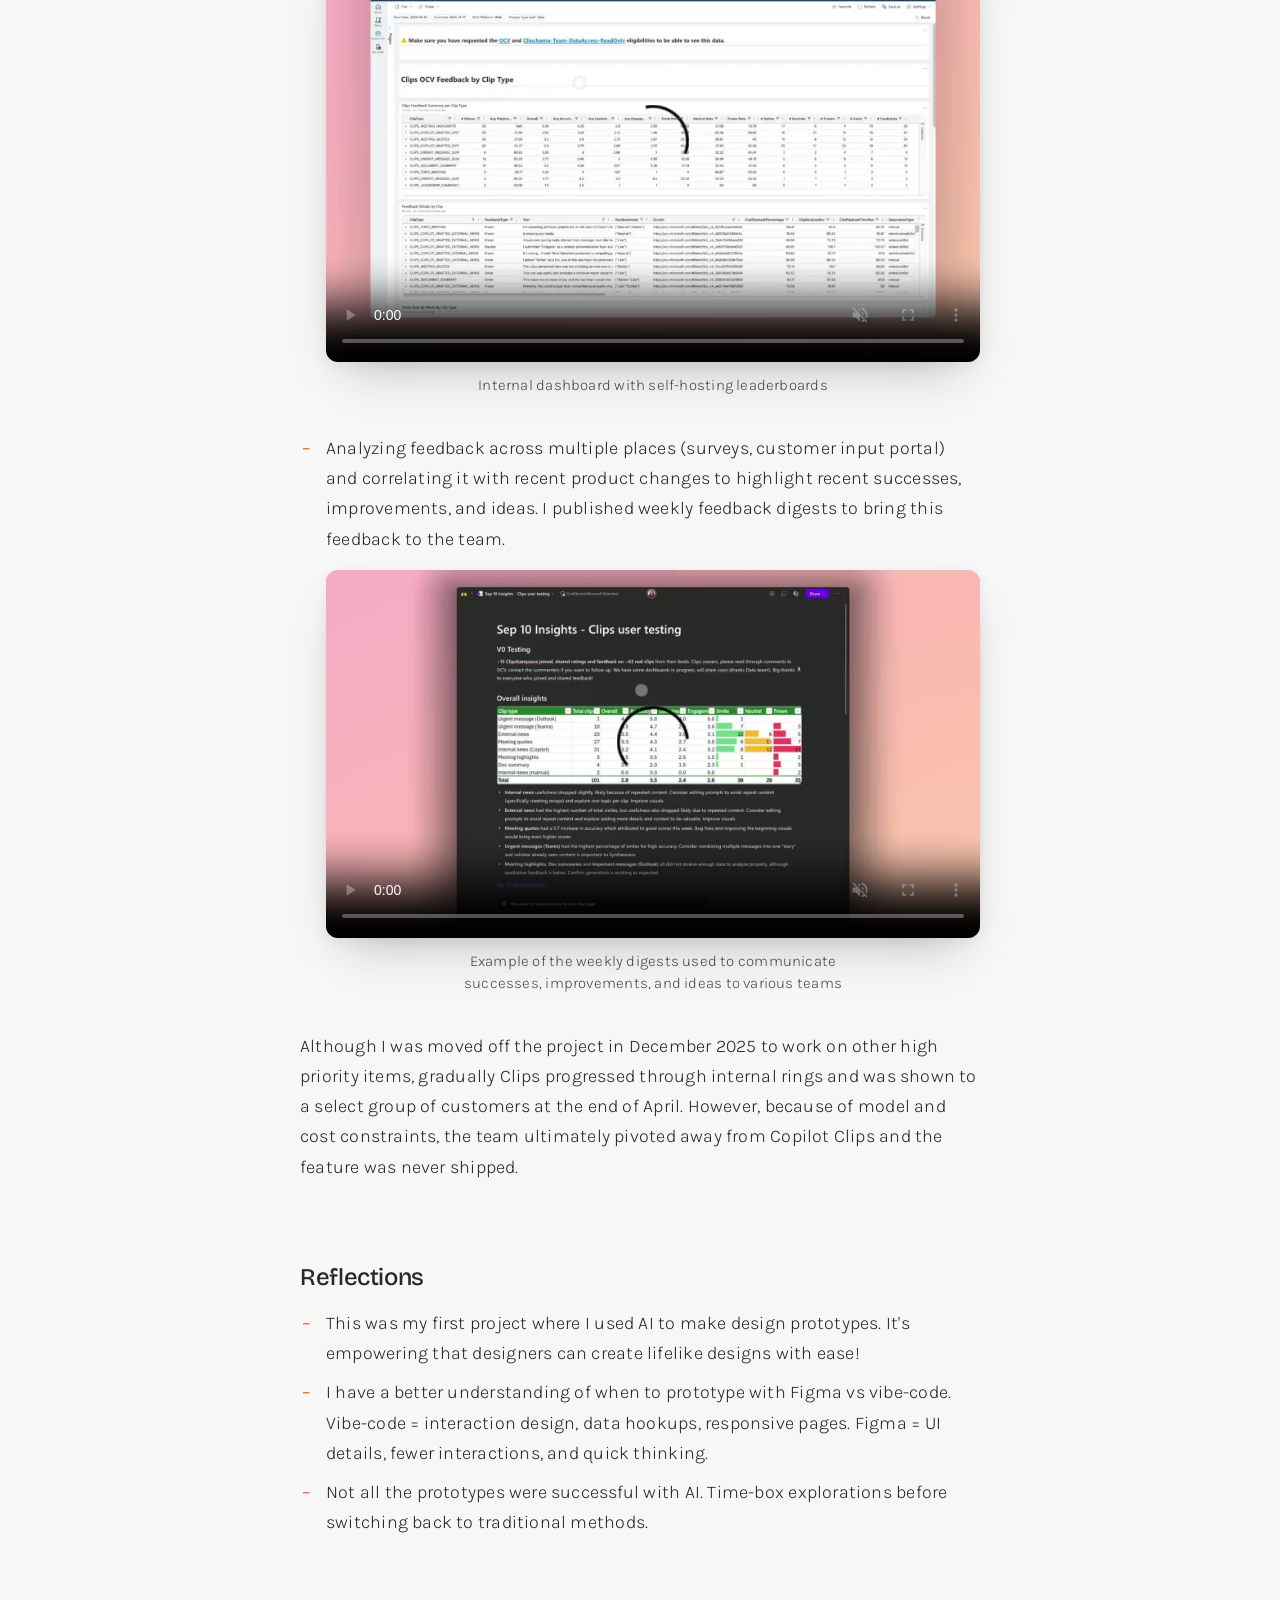
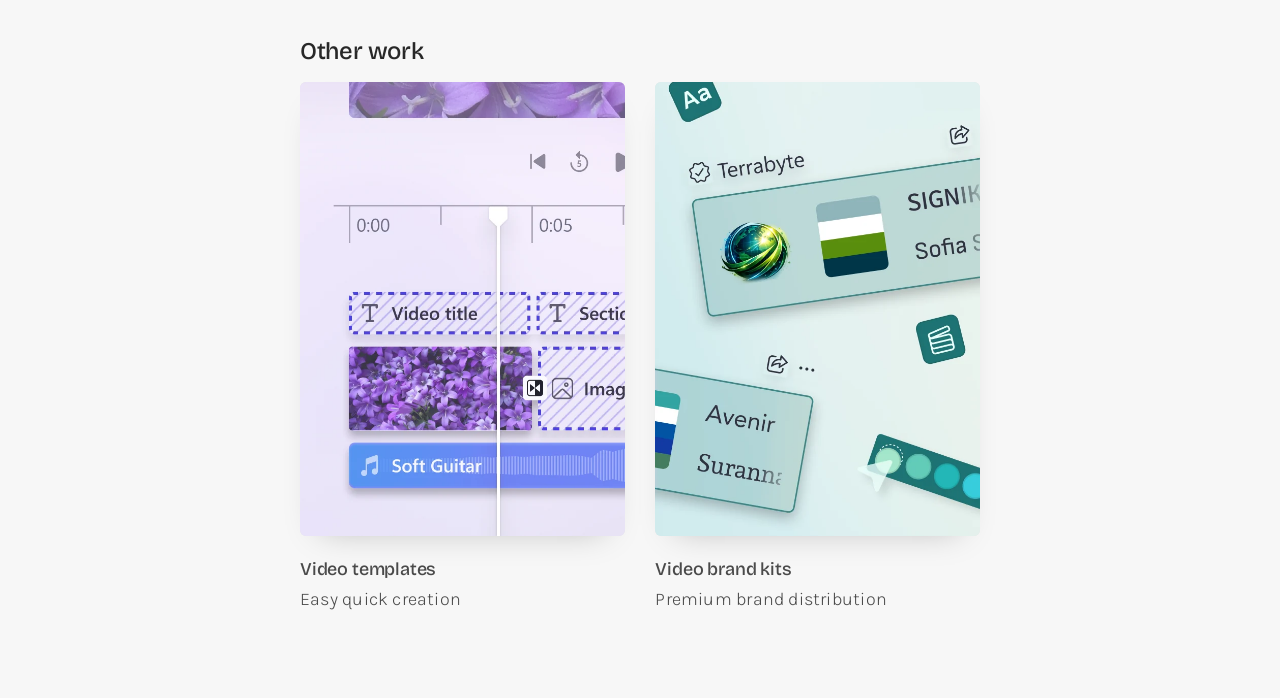
<file: clips.html>
<!doctype html>
<html lang="en">
<head>
  <meta charset="utf-8">
  <meta name="viewport" content="width=device-width, initial-scale=1">
  <title>Copilot Clips · Kay Waller</title>
  <meta name="description" content="A product that aims to disrupt the future of video consumption in enterprise spaces.">
  <link rel="icon" href="assets/favicon.svg" type="image/svg+xml">
  <link rel="icon" href="assets/favicon-32.png" sizes="32x32" type="image/png">
  <link rel="apple-touch-icon" href="assets/apple-touch-icon.png">
  <meta property="og:type" content="article">
  <link rel="canonical" href="https://kaywaller.com/clips.html">
  <meta property="og:url" content="https://kaywaller.com/clips.html">
  <meta property="og:site_name" content="Kay Waller">
  <meta property="og:title" content="Copilot Clips · Kay Waller">
  <meta property="og:description" content="A product that aims to disrupt the future of video consumption in enterprise spaces.">
  <meta property="og:image" content="https://kaywaller.com/assets/share/clips.jpg">
  <meta property="og:image:width" content="1200">
  <meta property="og:image:height" content="630">
  <meta name="twitter:card" content="summary_large_image">
  <link rel="preconnect" href="https://fonts.googleapis.com">
  <link rel="preconnect" href="https://fonts.gstatic.com" crossorigin>
  <link href="https://fonts.googleapis.com/css2?family=Karla:wght@200;300;400;500;600&family=Bricolage+Grotesque:opsz,wght@12..96,400;12..96,500&display=swap" rel="stylesheet">
  <link rel="stylesheet" href="css/style.css?v=202611071001">
</head>
<body style="--tint:#f3c4a5; --tint-deep:#eda886; --accent:#e2622a;">
  <a class="skip" href="#content">Skip to content</a>

  <header class="phead" data-text="left" style="--text-w:36%">
    <nav class="topnav" aria-label="Project">
      <a href="index.html" aria-label="Back to home"><svg viewBox="0 0 24 24" fill="none" stroke="currentColor" stroke-width="1.8" stroke-linecap="round" stroke-linejoin="round"><path d="M3.5 11 12 4l8.5 7"/><path d="M5.5 9.5V20h4.5v-5.5h4V20h4.5V9.5"/></svg></a>
      <a href="templates.html" aria-label="Next project: Video templates"><span>Next project</span><svg viewBox="0 0 24 24" fill="none" stroke="currentColor" stroke-width="1.8" stroke-linecap="round" stroke-linejoin="round"><path d="M5 12h14M13 6l6 6-6 6"/></svg></a>
    </nav>
    <div class="hero-banner" style="--hero-pos:72% 50%"><img fetchpriority="high" src="assets/clips/hero-again.jpg" width="2400" height="1071" alt="Copilot Clips hero image"></div>
    <div class="hero-text">
      <h1>Copilot Clips</h1>
      <p class="hero-sub">I led feed design for Copilot Clips, an experimental AI video product, running rapid hypothesis tests with vibe-coded prototypes to find product-market fit and producing weekly feedback digests that guided the team what to build next.</p>
    </div>
  </header>

  <main id="content">
    <section class="overview">
      <p class="eyebrow">The challenge</p>
      <p class="challenge">How might we validate hypotheses to find product-market fit for an experimental video-first AI product inside Microsoft called Copilot Clips?</p>
      <div class="meta">
        <div><p class="eyebrow">My role</p><p>Lead designer for the Feed squad, which owned the experience our clips live in. I tested risky assumptions through rapid prototyping and published weekly feedback reports.</p></div>
        <div><p class="eyebrow">Outcome</p><p>Team learnings about which scenarios AI-generated video brings the most value for and how to vibe-code.</p></div>
        <div><p class="eyebrow">Team</p><p>2 other designers, 10 engineers, 1 PM, and 1 EM</p></div>
        <div><p class="eyebrow">Timeframe</p><p>February 2025 - February 2026</p></div>
      </div>
    </section>

    <div class="story">
      <section class="section">
        <h2 class="reveal">The concept</h2>
        <p>Working on an unvalidated experimental product was a shift from our usual workflow. With Copilot Clips, we had an idea but needed to know if it was viable for a specific slice of enterprise users. The concept was enterprise content like missed meetings, messages, and emails shown to the user via AI-generated video in a consumer-style feed format where users could scroll through and catch up on their day. Leadership had encouraged this concept to attempt to fulfill our mission of making video a commonplace work communication method.</p>
        <figure class="fig reveal">
          <div class="fig-media"><video data-autoplay controls muted loop playsinline preload="none" width="1920" height="1080" poster="assets/posters/clips-concept.jpg" src="assets/clips/concept.mp4"></video></div>
          <figcaption>v0 of the Clips concept</figcaption>
        </figure>
      </section>

      <section class="section">
        <h2 class="reveal">Finding product-market fit</h2>
        <p>Using the assumptions/hypotheses framework, we defined what we believed (e.g., “a consumer-style feed will resonate with enterprise users”) and tested those hypotheses using the fastest methods available—vibe-coding, surveys, interviews, lightweight prototypes, and telemetry. This focus on rapid, scrappy weekly experiments helped us derisk our highest-risk assumptions and move through internal Microsoft rings as the product’s shape became clearer.</p>
        <figure class="fig reveal">
          <div class="fig-media"><video data-autoplay controls muted loop playsinline preload="none" width="2286" height="1080" poster="assets/posters/clips-validation.jpg" src="assets/clips/validation.mp4"></video></div>
          <figcaption>Representation of hypotheses validation</figcaption>
        </figure>
      </section>

      <section class="section">
        <h2 class="reveal">Squad roles</h2>
        <p>Although discipline roles were fluid, in general PMs focused on customer interviews about the general product shape and designers focused on specific feature hypotheses and how to validate them with a prototype. We were in constant communication with each other, as the findings from PM interviews would inform which hypotheses moved up or down in priority order to validate. Engineers focused on larger backend hypotheses like performance, storage, and security.</p>
        <p>In my role as lead designer, I worked with PM to identify and prioritize hypotheses to test and the plans to validate them using one of two methods: </p>
        <ul class="team-cards team-cards--pair reveal">
          <li class="team-card"><h3>By code</h3><p>For hypotheses that needed context of the product, engineering implemented the designs, then I created testing plans to define when validation was met.</p></li>
          <li class="team-card"><h3>By design</h3><p>For hypotheses that could be validated outside of the product, I created separate user studies that contained a prototype and an accompanying research survey or interview.</p></li>
        </ul>
      </section>

      <section class="section">
        <h2 class="reveal">Validating via a vibe-coded prototype</h2>
        <p>For example, I set out to validate 5 hypotheses related to the type of content that performed best in our form factor through a “vibe-coded” AI prototype and an accompanying research survey. The vibe-coded prototype surfaced the design being tested, had a link to a follow-up survey, and collected real-time telemetry (video watch time, thumbs up, and thumbs down) from participants that it sent to a database. After analyzing the 266 sentiment signals and 35 survey responses I was able to prove or disprove 5 hypotheses.</p>
        <figure class="fig reveal">
          <div class="fig-media"><video data-autoplay controls muted loop playsinline preload="none" width="1834" height="1080" poster="assets/posters/clips-vercel.jpg" src="assets/clips/vercel.mp4"></video></div>
          <figcaption>Vibe-coded feed prototype to test the performance of different content types</figcaption>
        </figure>
        <p>Although the vibe-coded prototype was buggy and took a considerable amount of time, validating these hypotheses on the design side allowed engineers to spend their time exploring other high-risk areas. This prototype was used as an example by leadership to show what designers could do using AI tools, as I was one of the first in the team to vibe-code something that had a practical product use.</p>
        <figure class="fig reveal">
          <div class="fig-media"><video data-autoplay controls muted loop playsinline preload="none" width="1920" height="1080" poster="assets/posters/clips-vercel-data.jpg" src="assets/clips/vercel-data.mp4"></video></div>
          <figcaption>Live data collected from the prototype</figcaption>
        </figure>
      </section>

      <section class="section">
        <h2 class="reveal">Defining our customers</h2>
        <p>Eventually we had validated or invalidated enough hypotheses that the product shape and the customer base were becoming a bit clearer. Who was resonating with our product? Who wasn’t and why? What was the customer slice we wanted to chase? Personas were then defined based on the results of the prototypes. I contributed to the workshops that defined the persona, but was not the sole person responsible.</p>
        <p>Product (PM and Design) aligned on a persona that was called Synthesizers, a fast-moving group of customers that need quick overviews to make confident decisions. Going forward, each of the hypotheses would now be validated or invalidated by members of that specific customer base.</p>
        <figure class="fig reveal">
          <div class="fig-media"><img src="assets/clips/persona.webp" alt="Synthesizer persona slide" width="2400" height="1350" loading="lazy"></div>
          <figcaption>Synthesizer persona (I did not make this graphic)</figcaption>
        </figure>
      </section>

      <section class="section">
        <h2 class="reveal">The designs</h2>
        <p>While the design of the engineered product was quite basic, the group of designers and I were exploring the v2 of the landing page. Our goals with the redesign were to make the feature feel more consumer and foster user confidence that the output wasn’t AI slop and instead an intelligent and informed way to catch up. </p>
        <div class="shot-rail reveal">
          <div class="rail-wrap">
            <div class="rail-fade left" hidden></div>
            <div class="rail-fade right"></div>
            <button class="rail-nav prev" type="button" aria-label="Scroll feed concepts left" disabled>
              <svg viewBox="0 0 24 24" fill="none" stroke="currentColor" stroke-width="1.8" stroke-linecap="round" stroke-linejoin="round"><path d="M15 18l-6-6 6-6"/></svg>
            </button>
            <button class="rail-nav next" type="button" aria-label="Scroll feed concepts right">
              <svg viewBox="0 0 24 24" fill="none" stroke="currentColor" stroke-width="1.8" stroke-linecap="round" stroke-linejoin="round"><path d="M9 18l6-6-6-6"/></svg>
            </button>
            <div class="rail">
              <figure class="shot"><div class="shot-media"><img src="assets/clips/feed-1.webp" alt="Feed landing concept 1" width="2400" height="1396" loading="lazy"></div><figcaption>My concept</figcaption></figure>
              <figure class="shot"><div class="shot-media"><img src="assets/clips/feed-2.webp" alt="Feed landing concept 2" width="2400" height="1350" loading="lazy"></div><figcaption>Another designer’s concept</figcaption></figure>
              <figure class="shot"><div class="shot-media"><img src="assets/clips/feed-3.webp" alt="Feed landing concept 3" width="2400" height="1350" loading="lazy"></div><figcaption>Another designer’s concept</figcaption></figure>
              <figure class="shot"><div class="shot-media"><img src="assets/clips/feed-5.webp" alt="Feed landing concept 4" width="2400" height="1350" loading="lazy"></div><figcaption>Another designer’s concept</figcaption></figure>
            </div>
          </div>
        </div>
        <p>While we never got to realize these UI improvements fully as priorities shifted to the quality of the AI-generated videos themselves, I was able to get some minor player UI improvements that I designed implemented for both the web and mobile players. </p>
        <figure class="fig fig--plain reveal">
          <div class="fig-media"><img src="assets/clips/player.webp" alt="Mobile and web video player UI" width="1638" height="990" loading="lazy"></div>
          <figcaption>Video player UI that I designed</figcaption>
        </figure>
      </section>

      <section class="section">
        <h2 class="reveal">Measuring progress</h2>
        <p>After implementing the designs we wanted to ensure we could still measure progress towards our goal of achieving product-market fit. As the lead designer for the team owning the broader experience our content lived within, I was also responsible for assessing overall product success and keeping a holistic view of the end-to-end experience. That meant:</p>
        <ul class="list list--figs">
          <li>
            <p>Enabling both qualitative and quantitative feedback mechanisms within the product to capture user sentiment.</p>
            <figure class="fig">
              <div class="fig-media"><video data-autoplay controls muted loop playsinline preload="none" width="1644" height="1080" poster="assets/posters/clips-feedback.jpg" src="assets/clips/feedback.mp4"></video></div>
              <figcaption>Feedback mechanism in the product</figcaption>
            </figure>
          </li>
          <li>
            <p>Encouraging internal self-hosting by setting up weekly testing challenges and leaderboards.</p>
            <figure class="fig">
              <div class="fig-media"><video data-autoplay controls muted loop playsinline preload="none" width="1688" height="1080" poster="assets/posters/clips-ocv-dashboard.jpg" src="assets/clips/ocv-dashboard.mp4"></video></div>
              <figcaption>Internal dashboard with self-hosting leaderboards</figcaption>
            </figure>
          </li>
          <li>
            <p>Analyzing feedback across multiple places (surveys, customer input portal) and correlating it with recent product changes to highlight recent successes, improvements, and ideas. I published weekly feedback digests to bring this feedback to the team.</p>
            <figure class="fig">
              <div class="fig-media"><video data-autoplay controls muted loop playsinline preload="none" width="1920" height="1080" poster="assets/posters/clips-loop-analysis.jpg" src="assets/clips/loop-analysis.mp4"></video></div>
              <figcaption>Example of the weekly digests used to communicate successes, improvements, and ideas to various teams</figcaption>
            </figure>
          </li>
        </ul>
        <p>Although I was moved off the project in December 2025 to work on other high priority items, gradually Clips progressed through internal rings and was shown to a select group of customers at the end of April. However, because of model and cost constraints, the team ultimately pivoted away from Copilot Clips and the feature was never shipped.</p>
      </section>

      <section class="section">
        <h2 class="reveal">Reflections</h2>
        <ul class="list">
          <li>This was my first project where I used AI to make design prototypes. It's empowering that designers can create lifelike designs with ease!</li>
          <li>I have a better understanding of when to prototype with Figma vs vibe-code. Vibe-code = interaction design, data hookups, responsive pages. Figma = UI details, fewer interactions, and quick thinking.</li>
          <li>Not all the prototypes were successful with AI. Time-box explorations before switching back to traditional methods.</li>
        </ul>
      </section>
    </div>
  </main>

  <section class="other" aria-labelledby="other-work">
    <h2 id="other-work">Other work</h2>
    <div class="rail-wrap">
      <div class="rail" data-project-cards data-limit="2"></div>
    </div>
  </section>

  <script src="js/projects.js?v=202611071001"></script>
  <script src="js/main.js?v=202611071001"></script>
</body>
</html>
</file>
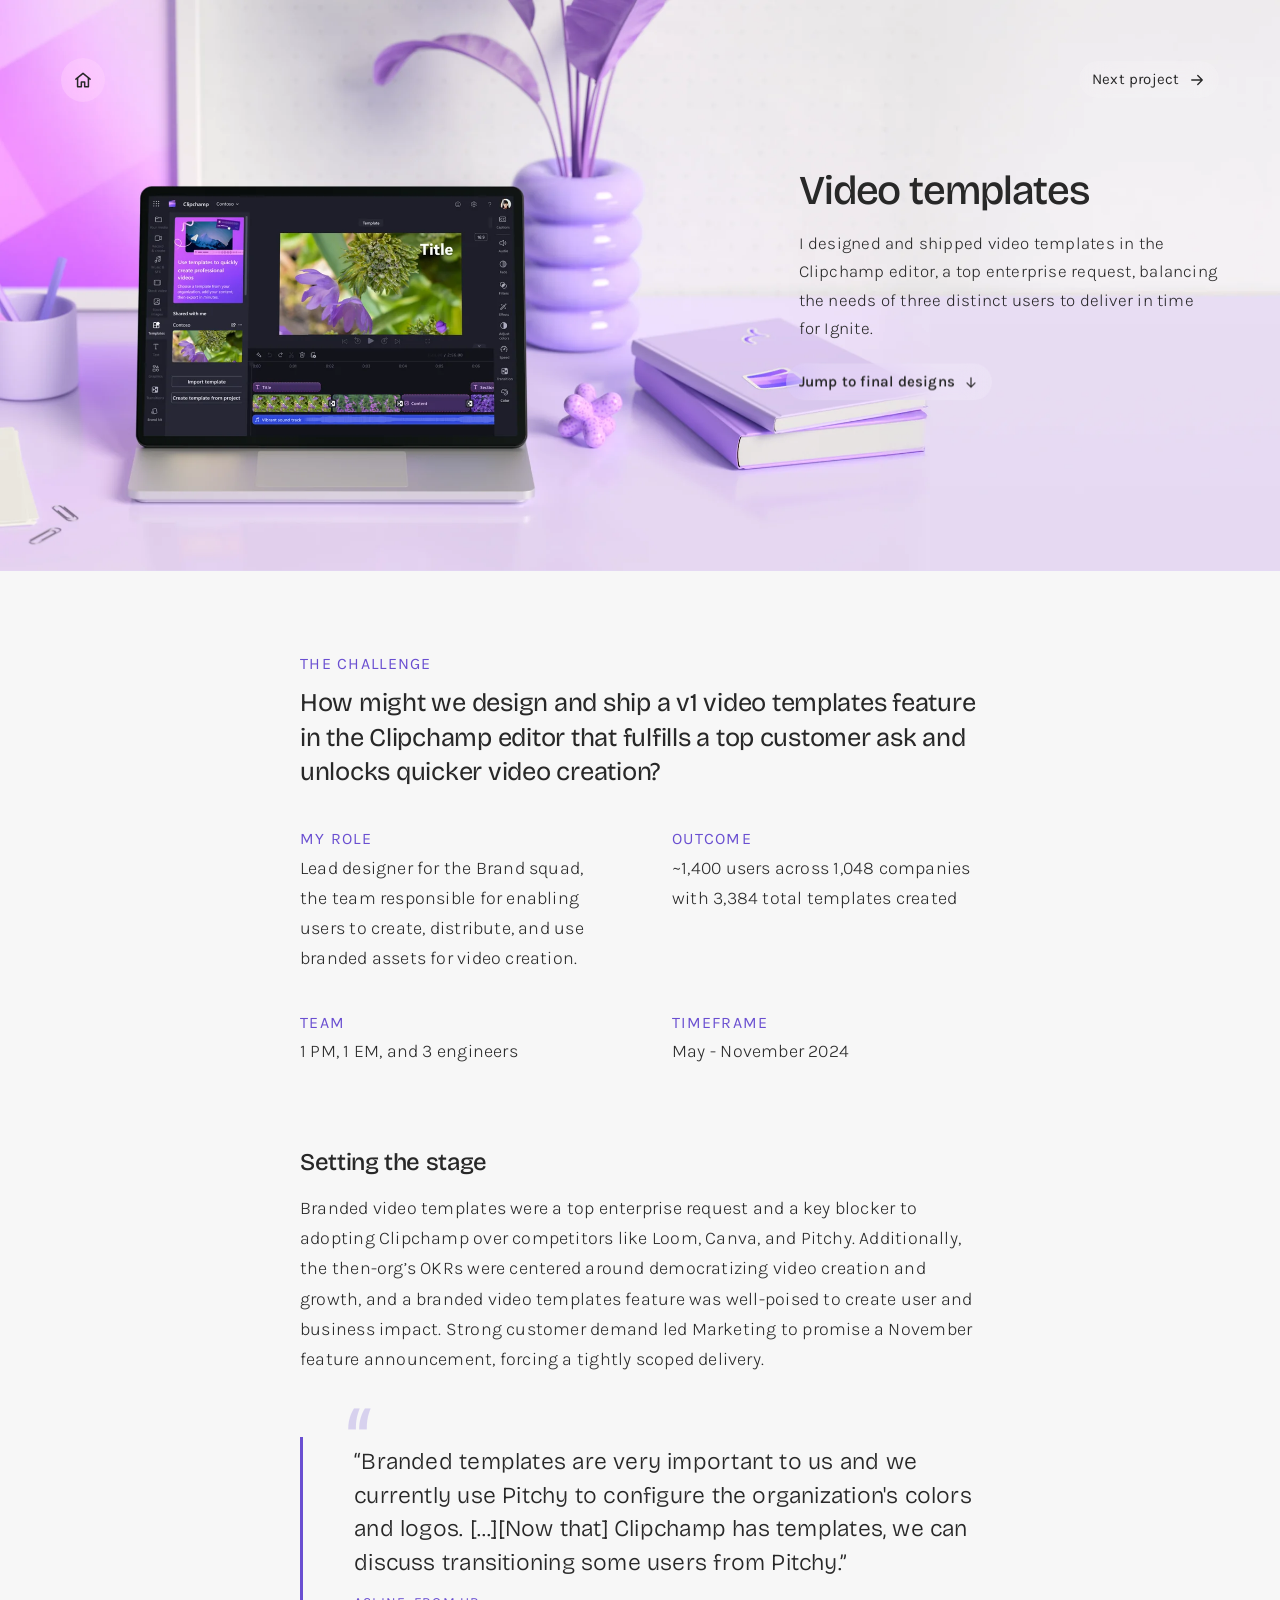
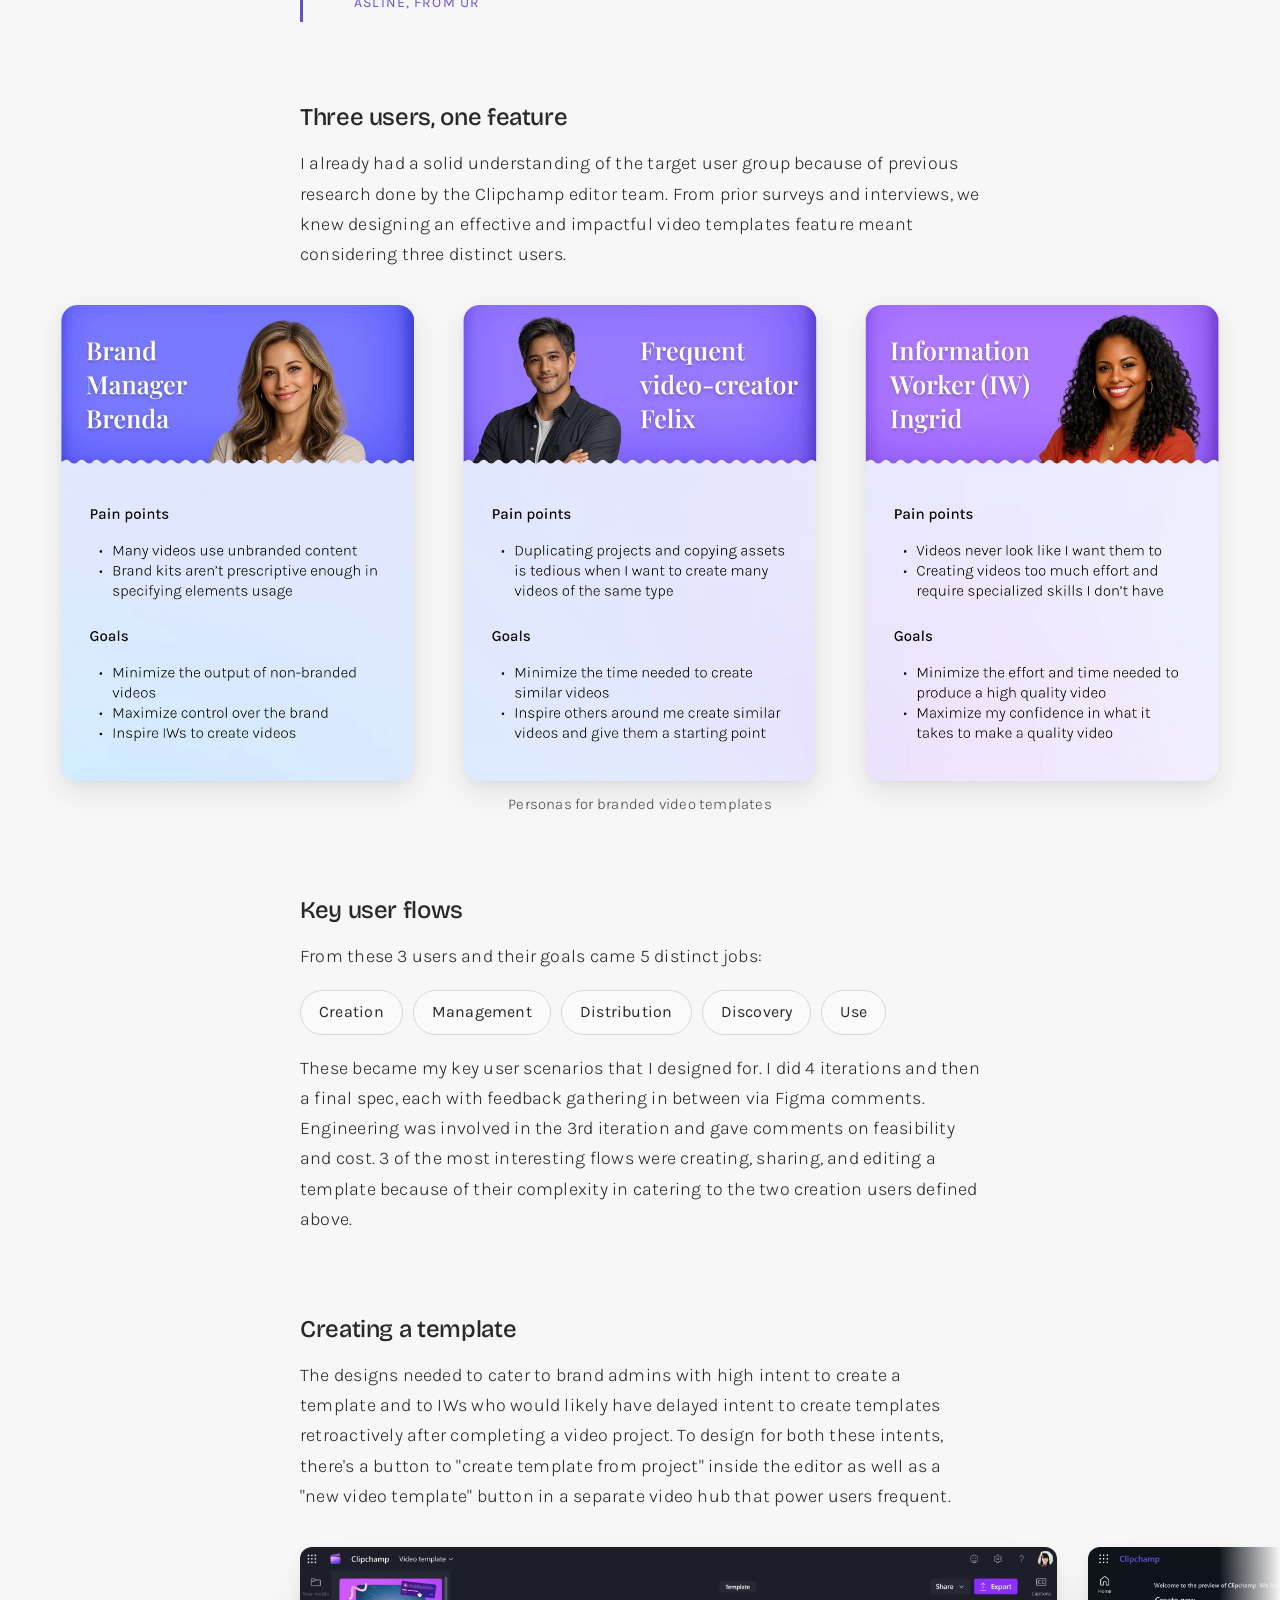
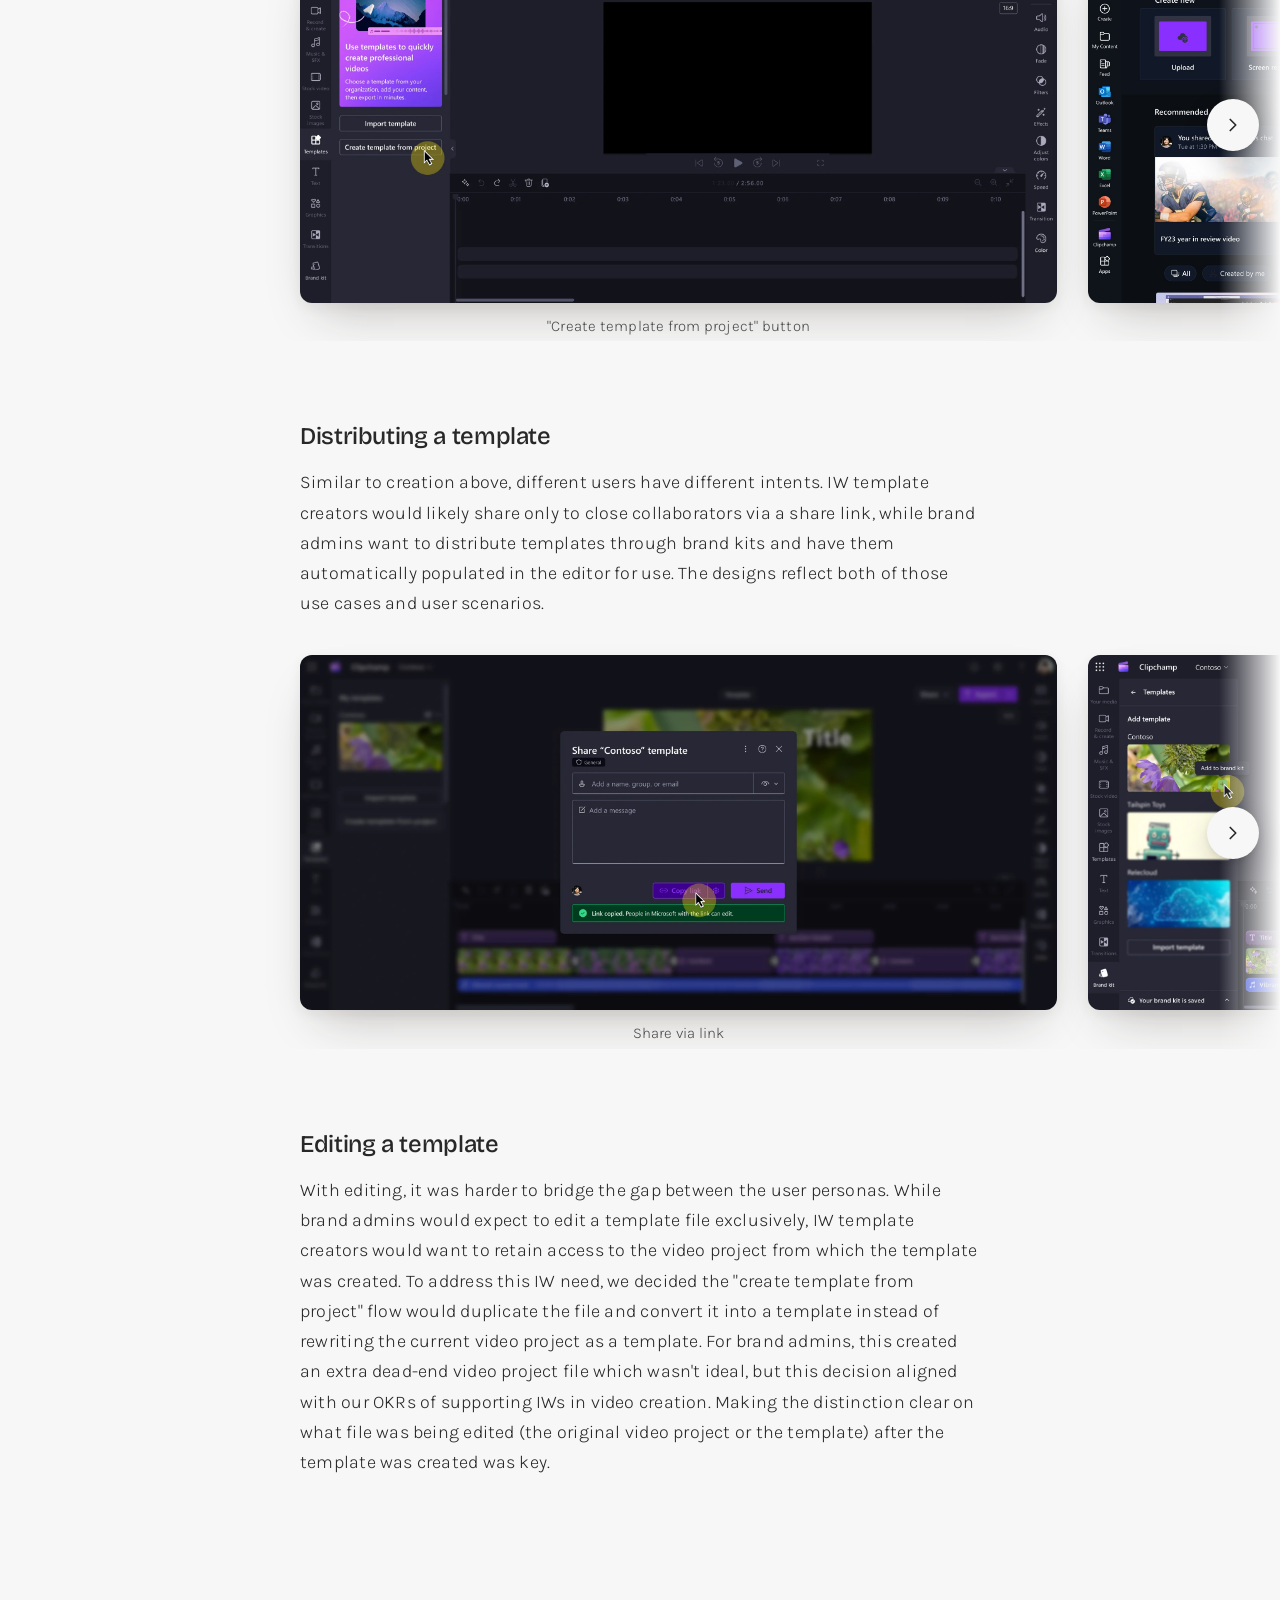
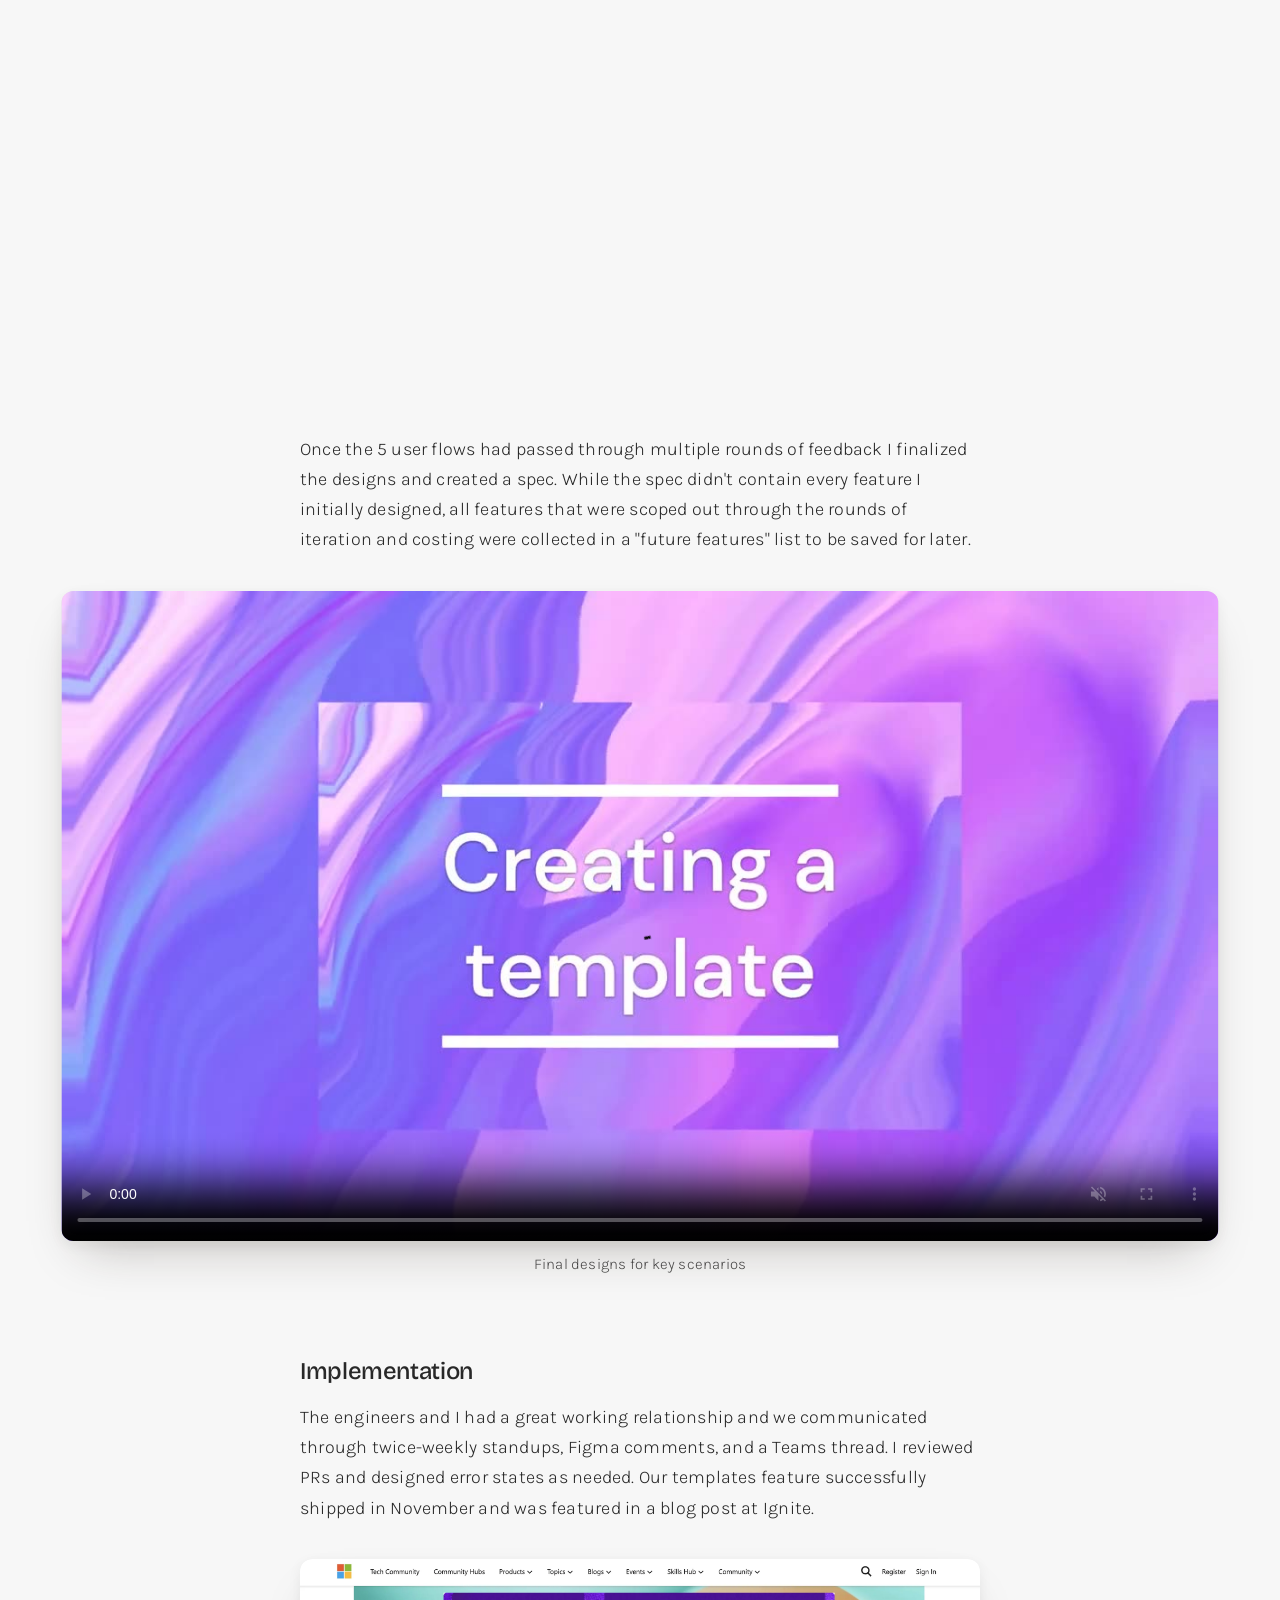
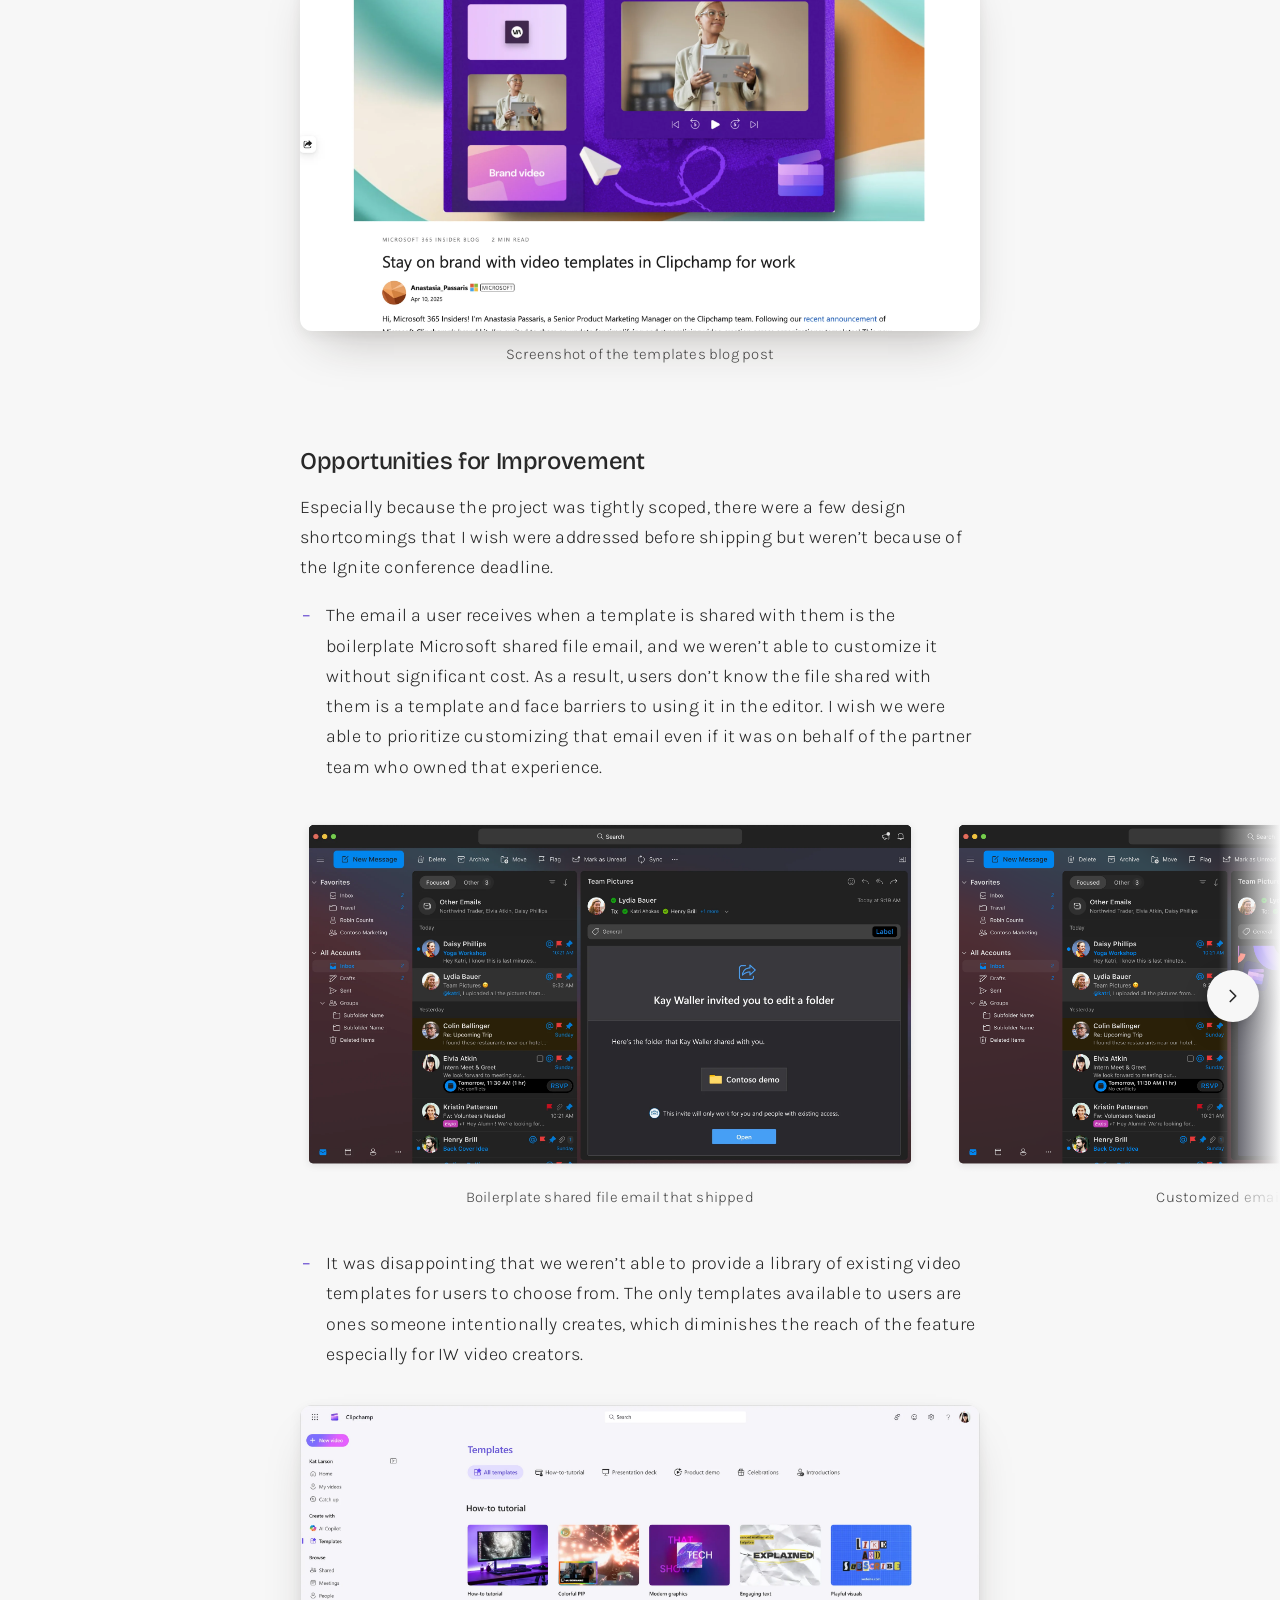
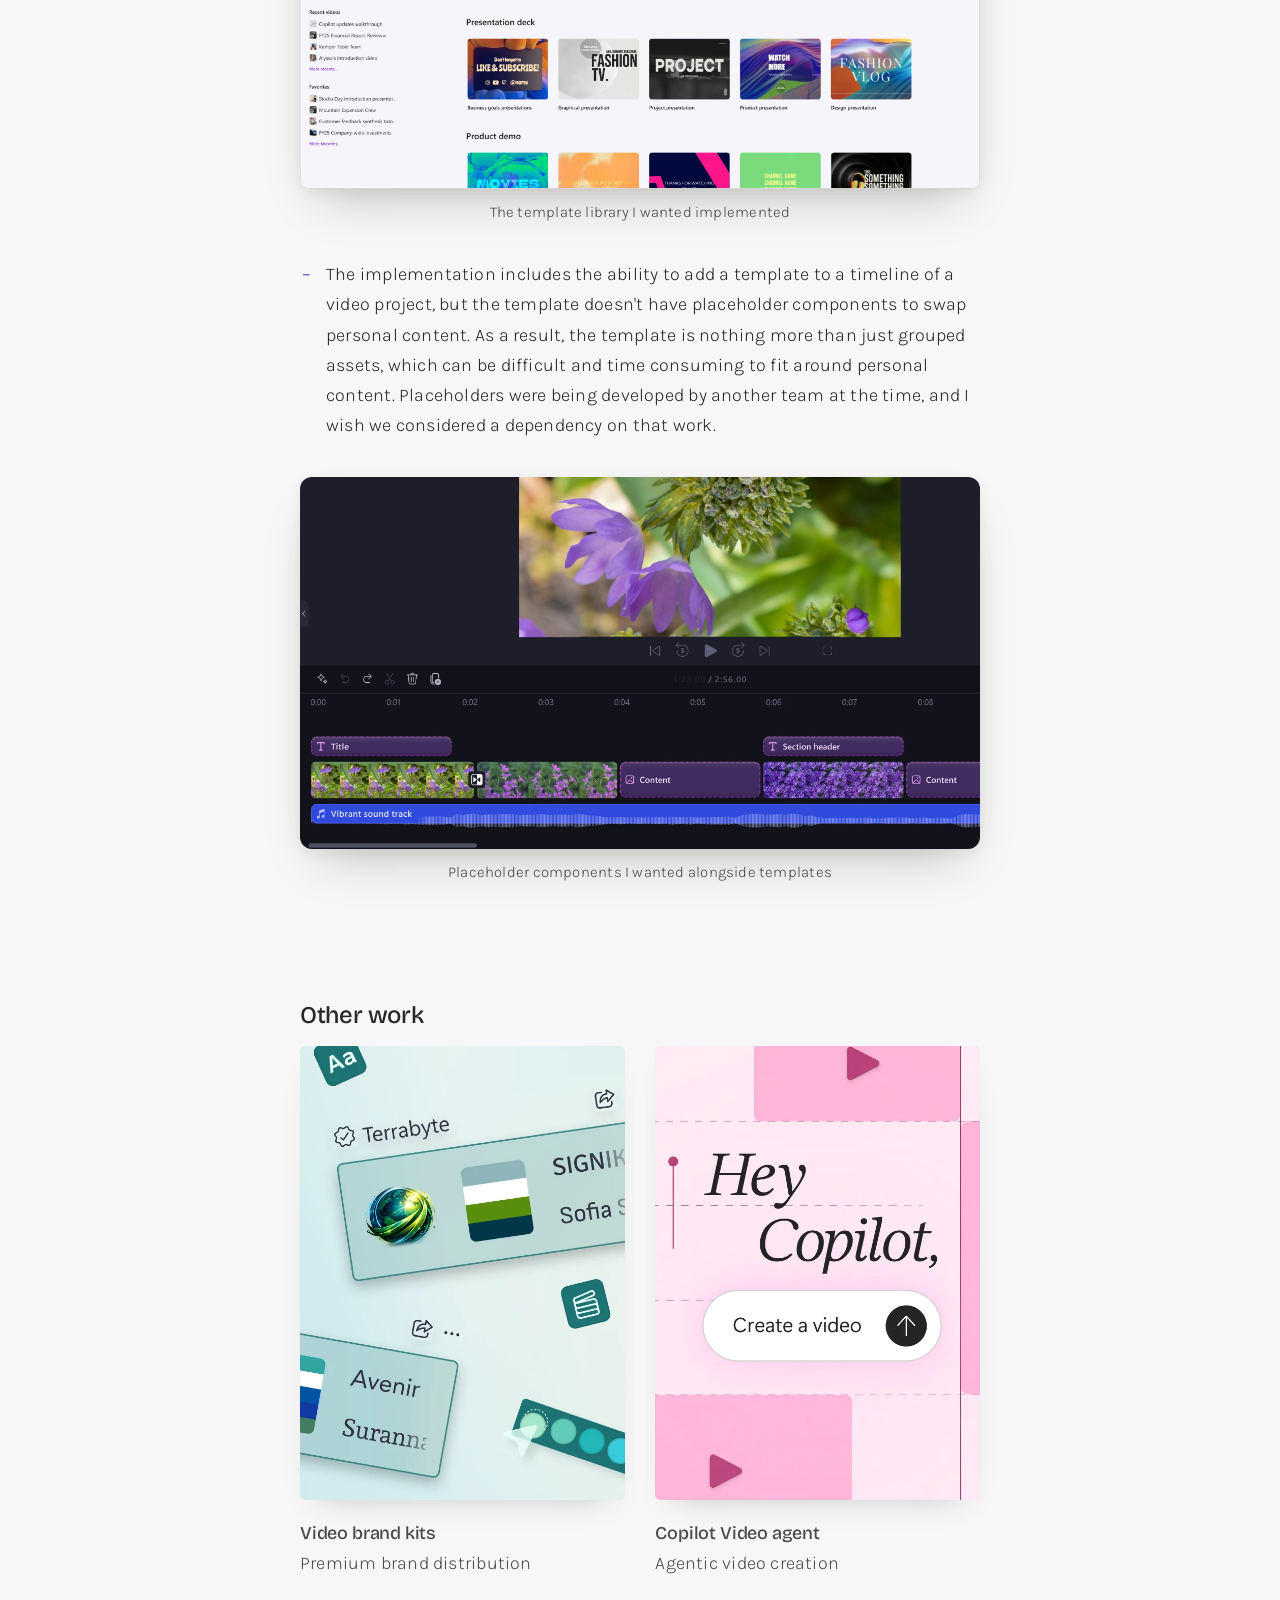
<file: templates.html>
<!doctype html>
<html lang="en">
<head>
  <meta charset="utf-8">
  <meta name="viewport" content="width=device-width, initial-scale=1">
  <title>Video templates · Kay Waller</title>
  <meta name="description" content="Clipchamp video editor templates that make high-quality video creation fast, easy, and on-brand.">
  <link rel="icon" href="assets/favicon.svg" type="image/svg+xml">
  <link rel="icon" href="assets/favicon-32.png" sizes="32x32" type="image/png">
  <link rel="apple-touch-icon" href="assets/apple-touch-icon.png">
  <meta property="og:type" content="article">
  <link rel="canonical" href="https://kaywaller.com/templates.html">
  <meta property="og:url" content="https://kaywaller.com/templates.html">
  <meta property="og:site_name" content="Kay Waller">
  <meta property="og:title" content="Video templates · Kay Waller">
  <meta property="og:description" content="Clipchamp video editor templates that make high-quality video creation fast, easy, and on-brand.">
  <meta property="og:image" content="https://kaywaller.com/assets/share/templates.jpg">
  <meta property="og:image:width" content="1200">
  <meta property="og:image:height" content="630">
  <meta name="twitter:card" content="summary_large_image">
  <link rel="preconnect" href="https://fonts.googleapis.com">
  <link rel="preconnect" href="https://fonts.gstatic.com" crossorigin>
  <link href="https://fonts.googleapis.com/css2?family=Karla:wght@200;300;400;500;600&family=Bricolage+Grotesque:opsz,wght@12..96,400;12..96,500&display=swap" rel="stylesheet">
  <link rel="stylesheet" href="css/style.css?v=202611071001">
</head>
<body style="--tint:#e2dcf7; --tint-deep:#cbc0f0; --accent:#6a4fd1;">
  <a class="skip" href="#content">Skip to content</a>

  <header class="phead" data-text="right">
    <nav class="topnav" aria-label="Project">
      <a href="index.html" aria-label="Back to home"><svg viewBox="0 0 24 24" fill="none" stroke="currentColor" stroke-width="1.8" stroke-linecap="round" stroke-linejoin="round"><path d="M3.5 11 12 4l8.5 7"/><path d="M5.5 9.5V20h4.5v-5.5h4V20h4.5V9.5"/></svg></a>
      <a href="brand-kits.html" aria-label="Next project: Video brand kits"><span>Next project</span><svg viewBox="0 0 24 24" fill="none" stroke="currentColor" stroke-width="1.8" stroke-linecap="round" stroke-linejoin="round"><path d="M5 12h14M13 6l6 6-6 6"/></svg></a>
    </nav>
    <div class="hero-banner" style="--hero-pos:28% 50%"><img fetchpriority="high" src="assets/templates/hero.webp" alt="Video templates hero image"></div>
    <div class="hero-text">
      <h1>Video templates</h1>
      <p class="hero-sub">I designed and shipped video templates in the Clipchamp editor, a top enterprise request, balancing the needs of three distinct users to deliver in time for Ignite.</p>
      <a class="jump" href="#final-designs">Jump to final designs<svg viewBox="0 0 24 24" fill="none" stroke="currentColor" stroke-width="1.8" stroke-linecap="round" stroke-linejoin="round" aria-hidden="true"><path d="M12 5v14M6 13l6 6 6-6"/></svg></a>
    </div>
  </header>

  <main id="content">
    <section class="overview">
      <p class="eyebrow">The challenge</p>
      <p class="challenge">How might we design and ship a v1 video templates feature in the Clipchamp editor that fulfills a top customer ask and unlocks quicker video creation?</p>
      <div class="meta">
        <div><p class="eyebrow">My role</p><p>Lead designer for the Brand squad, the team responsible for enabling users to create, distribute, and use branded assets for video creation.</p></div>
        <div><p class="eyebrow">Outcome</p><p>~1,400 users across 1,048 companies with 3,384 total templates created</p></div>
        <div><p class="eyebrow">Team</p><p>1 PM, 1 EM, and 3 engineers</p></div>
        <div><p class="eyebrow">Timeframe</p><p>May - November 2024</p></div>
      </div>
    </section>

    <div class="story">
      <section class="section">
        <h2 class="reveal">Setting the stage</h2>
        <p>Branded video templates were a top enterprise request and a key blocker to adopting Clipchamp over competitors like Loom, Canva, and Pitchy. Additionally, the then-org’s OKRs were centered around democratizing video creation and growth, and a branded video templates feature was well-poised to create user and business impact. Strong customer demand led Marketing to promise a November feature announcement, forcing a tightly scoped delivery.</p>
        <blockquote class="pullquote reveal">
          <p>“Branded templates are very important to us and we currently use Pitchy to configure the organization's colors and logos. [...][Now that] Clipchamp has templates, we can discuss transitioning some users from Pitchy.”</p>
          <footer>Asline, from UR</footer>
        </blockquote>
      </section>

      <section class="section">
        <h2 class="reveal">Three users, one feature</h2>
        <p>I already had a solid understanding of the target user group because of previous research done by the Clipchamp editor team. From prior surveys and interviews, we knew designing an effective and impactful video templates feature meant considering three distinct users.</p>
        <figure class="fig fig--plain fig--cards fig--full reveal">
          <div class="fig-media"><img src="assets/templates/personas-cards.webp" alt="Three personas for branded video templates: Brand Manager Brenda, Frequent video-creator Felix, and Information Worker Ingrid, each with pain points and goals" width="2158" height="887" loading="lazy"></div>
          <figcaption>Personas for branded video templates</figcaption>
        </figure>
      </section>

      <section class="section">
        <h2 class="reveal">Key user flows</h2>
        <p>From these 3 users and their goals came 5 distinct jobs:</p>
        <ul class="chips reveal"><li>Creation</li><li>Management</li><li>Distribution</li><li>Discovery</li><li>Use</li></ul>
        <p>These became my key user scenarios that I designed for. I did 4 iterations and then a final spec, each with feedback gathering in between via Figma comments. Engineering was involved in the 3rd iteration and gave comments on feasibility and cost. 3 of the most interesting flows were creating, sharing, and editing a template because of their complexity in catering to the two creation users defined above. </p>
      </section>

      <section class="section">
        <h2 class="reveal">Creating a template</h2>
        <p>The designs needed to cater to brand admins with high intent to create a template and to IWs who would likely have delayed intent to create templates retroactively after completing a video project. To design for both these intents, there's a button to "create template from project" inside the editor as well as a "new video template" button in a separate video hub that power users frequent.</p>
        <div class="shot-rail reveal">
          <div class="rail-wrap">
            <div class="rail-fade left" hidden></div>
            <div class="rail-fade right"></div>
            <button class="rail-nav prev" type="button" aria-label="Scroll screens left" disabled>
              <svg viewBox="0 0 24 24" fill="none" stroke="currentColor" stroke-width="1.8" stroke-linecap="round" stroke-linejoin="round"><path d="M15 18l-6-6 6-6"/></svg>
            </button>
            <button class="rail-nav next" type="button" aria-label="Scroll screens right">
              <svg viewBox="0 0 24 24" fill="none" stroke="currentColor" stroke-width="1.8" stroke-linecap="round" stroke-linejoin="round"><path d="M9 18l6-6-6-6"/></svg>
            </button>
            <div class="rail">
              <figure class="shot"><div class="shot-media"><img src="assets/templates/create-in-app.webp" alt="Create template from project button in the editor" width="2400" height="1128" loading="lazy"></div><figcaption>"Create template from project" button</figcaption></figure>
              <figure class="shot"><div class="shot-media"><img src="assets/templates/create-in-hub-dark.jpg" alt="Clipchamp video hub in dark mode, with the Video template option under Create new" width="2400" height="1278" loading="lazy"></div><figcaption>"New video template" button</figcaption></figure>
            </div>
          </div>
        </div>
      </section>

      <section class="section">
        <h2 class="reveal">Distributing a template</h2>
        <p>Similar to creation above, different users have different intents. IW template creators would likely share only to close collaborators via a share link, while brand admins want to distribute templates through brand kits and have them automatically populated in the editor for use. The designs reflect both of those use cases and user scenarios.</p>
        <div class="shot-rail reveal">
          <div class="rail-wrap">
            <div class="rail-fade left" hidden></div>
            <div class="rail-fade right"></div>
            <button class="rail-nav prev" type="button" aria-label="Scroll screens left" disabled>
              <svg viewBox="0 0 24 24" fill="none" stroke="currentColor" stroke-width="1.8" stroke-linecap="round" stroke-linejoin="round"><path d="M15 18l-6-6 6-6"/></svg>
            </button>
            <button class="rail-nav next" type="button" aria-label="Scroll screens right">
              <svg viewBox="0 0 24 24" fill="none" stroke="currentColor" stroke-width="1.8" stroke-linecap="round" stroke-linejoin="round"><path d="M9 18l6-6-6-6"/></svg>
            </button>
            <div class="rail">
              <figure class="shot"><div class="shot-media"><img src="assets/templates/share-link.webp" alt="Sharing a template via link" width="2400" height="1128" loading="lazy"></div><figcaption>Share via link</figcaption></figure>
              <figure class="shot"><div class="shot-media"><img src="assets/templates/share-brand-kit.webp" alt="Sharing a template via brand kit" width="2400" height="1128" loading="lazy"></div><figcaption>Share via brand kit</figcaption></figure>
            </div>
          </div>
        </div>
      </section>

      <section class="section">
        <h2 class="reveal">Editing a template</h2>
        <p>With editing, it was harder to bridge the gap between the user personas. While brand admins would expect to edit a template file exclusively, IW template creators would want to retain access to the video project from which the template was created. To address this IW need, we decided the "create template from project" flow would duplicate the file and convert it into a template instead of rewriting the current video project as a template. For brand admins, this created an extra dead-end video project file which wasn't ideal, but this decision aligned with our OKRs of supporting IWs in video creation. Making the distinction clear on what file was being edited (the original video project or the template) after the template was created was key.</p>
        <div class="shot-rail reveal">
          <div class="rail-wrap">
            <div class="rail-fade left" hidden></div>
            <div class="rail-fade right"></div>
            <button class="rail-nav prev" type="button" aria-label="Scroll screens left" disabled>
              <svg viewBox="0 0 24 24" fill="none" stroke="currentColor" stroke-width="1.8" stroke-linecap="round" stroke-linejoin="round"><path d="M15 18l-6-6 6-6"/></svg>
            </button>
            <button class="rail-nav next" type="button" aria-label="Scroll screens right">
              <svg viewBox="0 0 24 24" fill="none" stroke="currentColor" stroke-width="1.8" stroke-linecap="round" stroke-linejoin="round"><path d="M9 18l6-6-6-6"/></svg>
            </button>
            <div class="rail">
              <figure class="shot"><div class="shot-media"><img src="assets/templates/editing-dialog.webp" alt="Dialog asking which file to keep editing" width="2400" height="1128" loading="lazy"></div><figcaption>Confirmation dialog for which file a user wants to continue editing (after template creation)</figcaption></figure>
              <figure class="shot"><div class="shot-media"><img src="assets/templates/template-badge.webp" alt="Template badge in the editor" width="2400" height="1128" loading="lazy"></div><figcaption>"Template" badge to confirm users are editing the template file, not original video project</figcaption></figure>
            </div>
          </div>
        </div>
      </section>

      <section class="section">
        <h2 class="reveal">Final designs</h2>
        <p>Once the 5 user flows had passed through multiple rounds of feedback I finalized the designs and created a spec. While the spec didn't contain every feature I initially designed, all features that were scoped out through the rounds of iteration and costing were collected in a "future features" list to be saved for later.</p>
        <figure class="fig fig--full reveal" id="final-designs">
          <div class="fig-media"><video data-autoplay controls muted loop playsinline preload="none" width="1280" height="720" poster="assets/posters/templates-final-designs.jpg" src="assets/templates/final-designs.mp4"></video></div>
          <figcaption>Final designs for key scenarios</figcaption>
        </figure>
      </section>

      <section class="section">
        <h2 class="reveal">Implementation</h2>
        <p>The engineers and I had a great working relationship and we communicated through twice-weekly standups, Figma comments, and a Teams thread. I reviewed PRs and designed error states as needed. Our templates feature successfully shipped in November and was featured in a blog post at Ignite.</p>
        <figure class="fig reveal">
          <div class="fig-media"><img src="assets/templates/blog-post.webp" alt="Screenshot of the Ignite blog post featuring templates" loading="lazy"></div>
          <figcaption>Screenshot of the templates blog post</figcaption>
        </figure>
      </section>

      <section class="section">
        <h2 class="reveal">Opportunities for Improvement</h2>
        <p>Especially because the project was tightly scoped, there were a few design shortcomings that I wish were addressed before shipping but weren’t because of the Ignite conference deadline.</p>
        <ul class="list">
          <li>The email a user receives when a template is shared with them is the boilerplate Microsoft shared file email, and we weren’t able to customize it without significant cost. As a result, users don’t know the file shared with them is a template and face barriers to using it in the editor. I wish we were able to prioritize customizing that email even if it was on behalf of the partner team who owned that experience.</li>
        </ul>
        <div class="shot-rail reveal">
          <div class="rail-wrap">
            <div class="rail-fade left" hidden></div>
            <div class="rail-fade right"></div>
            <button class="rail-nav prev" type="button" aria-label="Scroll screens left" disabled>
              <svg viewBox="0 0 24 24" fill="none" stroke="currentColor" stroke-width="1.8" stroke-linecap="round" stroke-linejoin="round"><path d="M15 18l-6-6 6-6"/></svg>
            </button>
            <button class="rail-nav next" type="button" aria-label="Scroll screens right">
              <svg viewBox="0 0 24 24" fill="none" stroke="currentColor" stroke-width="1.8" stroke-linecap="round" stroke-linejoin="round"><path d="M9 18l6-6-6-6"/></svg>
            </button>
            <div class="rail">
              <figure class="shot shot--plain"><div class="shot-media"><img src="assets/templates/bad-email.webp" alt="Boilerplate shared file email" width="2400" height="1378" loading="lazy"></div><figcaption>Boilerplate shared file email that shipped</figcaption></figure>
              <figure class="shot shot--plain"><div class="shot-media"><img src="assets/templates/good-email.webp" alt="Customized email in Outlook: [Name] shared a Clipchamp template with you, with a template preview and Copy link and View file buttons" width="2400" height="1377" loading="lazy"></div><figcaption>Customized email exploration</figcaption></figure>
            </div>
          </div>
        </div>
        <ul class="list">
          <li>It was disappointing that we weren’t able to provide a library of existing video templates for users to choose from. The only templates available to users are ones someone intentionally creates, which diminishes the reach of the feature especially for IW video creators.</li>
        </ul>
        <figure class="fig reveal">
          <div class="fig-media"><img src="assets/templates/template-library.webp" alt="Template library design" width="2400" height="1354" loading="lazy"></div>
          <figcaption>The template library I wanted implemented</figcaption>
        </figure>
        <ul class="list">
          <li>The implementation includes the ability to add a template to a timeline of a video project, but the template doesn't have placeholder components to swap personal content. As a result, the template is nothing more than just grouped assets, which can be difficult and time consuming to fit around personal content. Placeholders were being developed by another team at the time, and I wish we considered a dependency on that work.</li>
        </ul>
        <figure class="fig reveal">
          <div class="fig-media"><img src="assets/templates/placeholder.webp" alt="Placeholder components in a template" width="2400" height="1316" loading="lazy"></div>
          <figcaption>Placeholder components I wanted alongside templates</figcaption>
        </figure>
      </section>
    </div>
  </main>

  <section class="other" aria-labelledby="other-work">
    <h2 id="other-work">Other work</h2>
    <div class="rail-wrap">
      <div class="rail" data-project-cards data-limit="2"></div>
    </div>
  </section>

  <script src="js/projects.js?v=202611071001"></script>
  <script src="js/main.js?v=202611071001"></script>
</body>
</html>
</file>
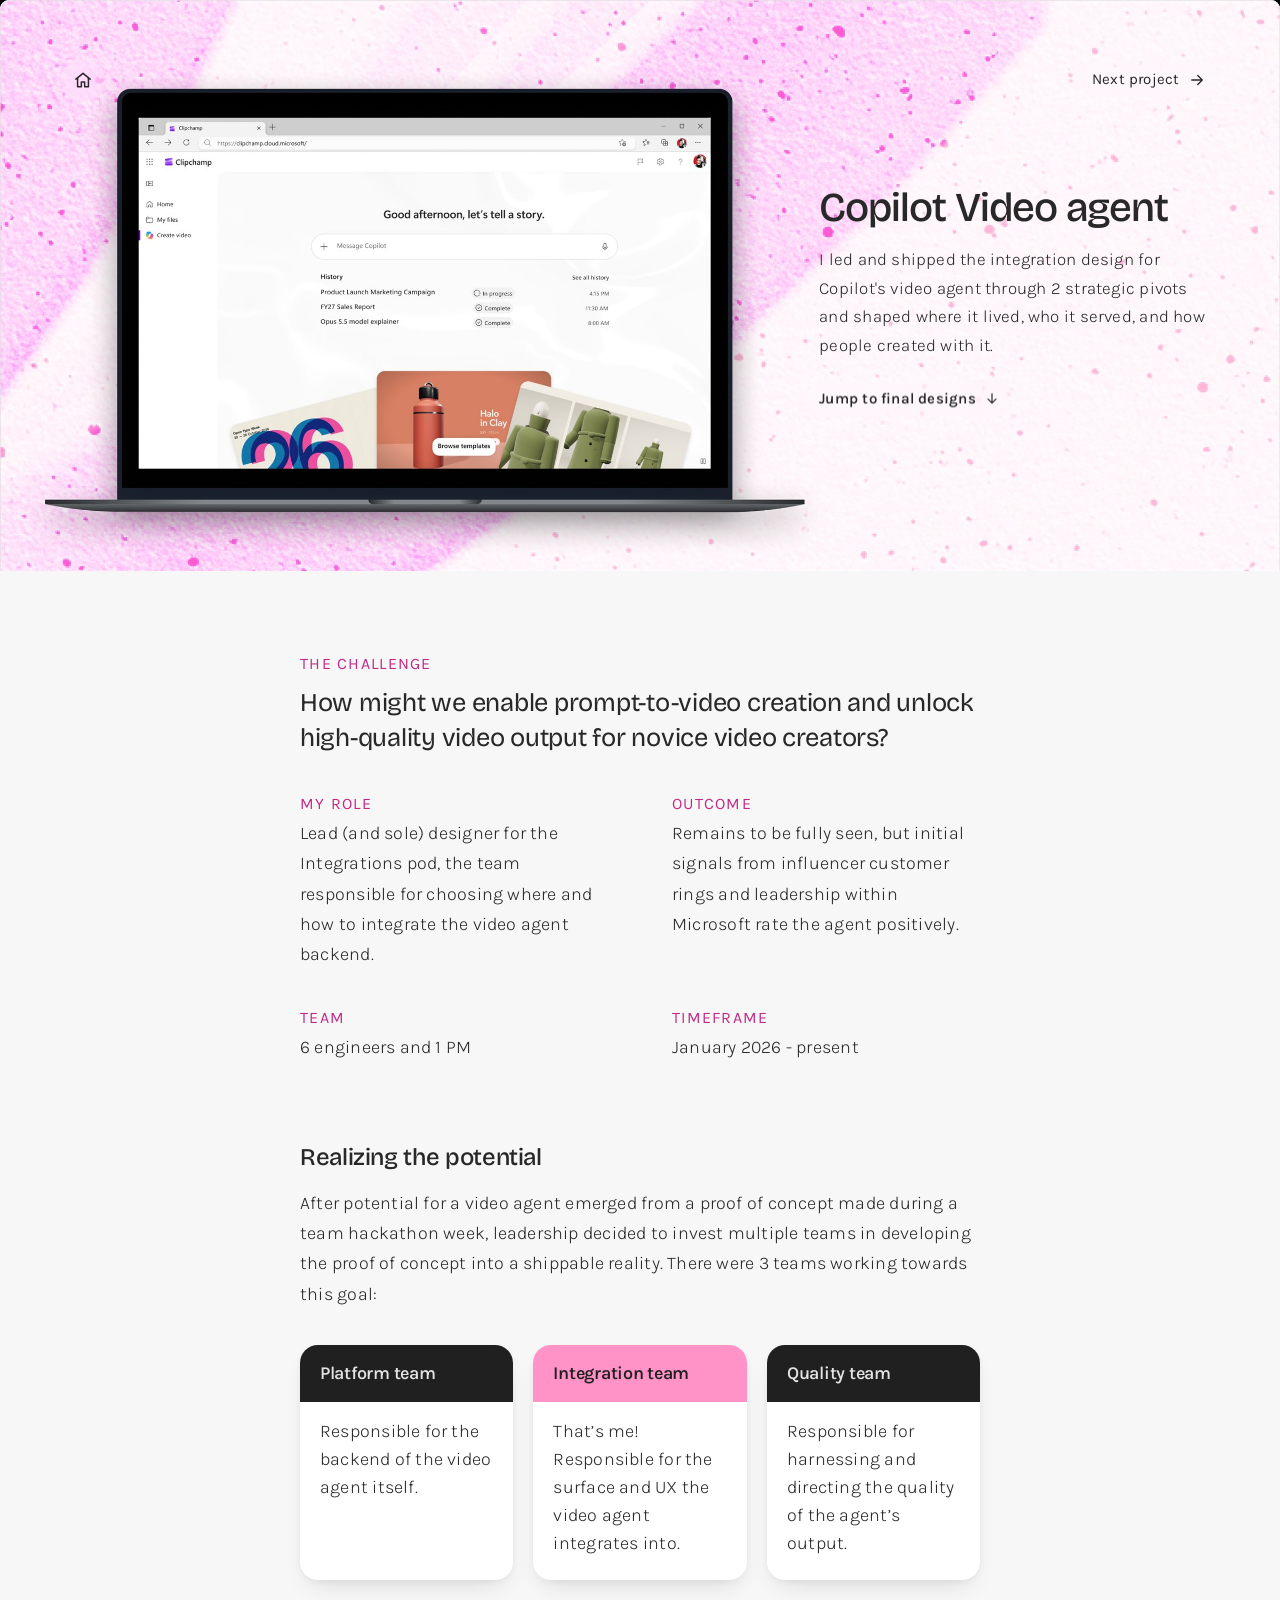
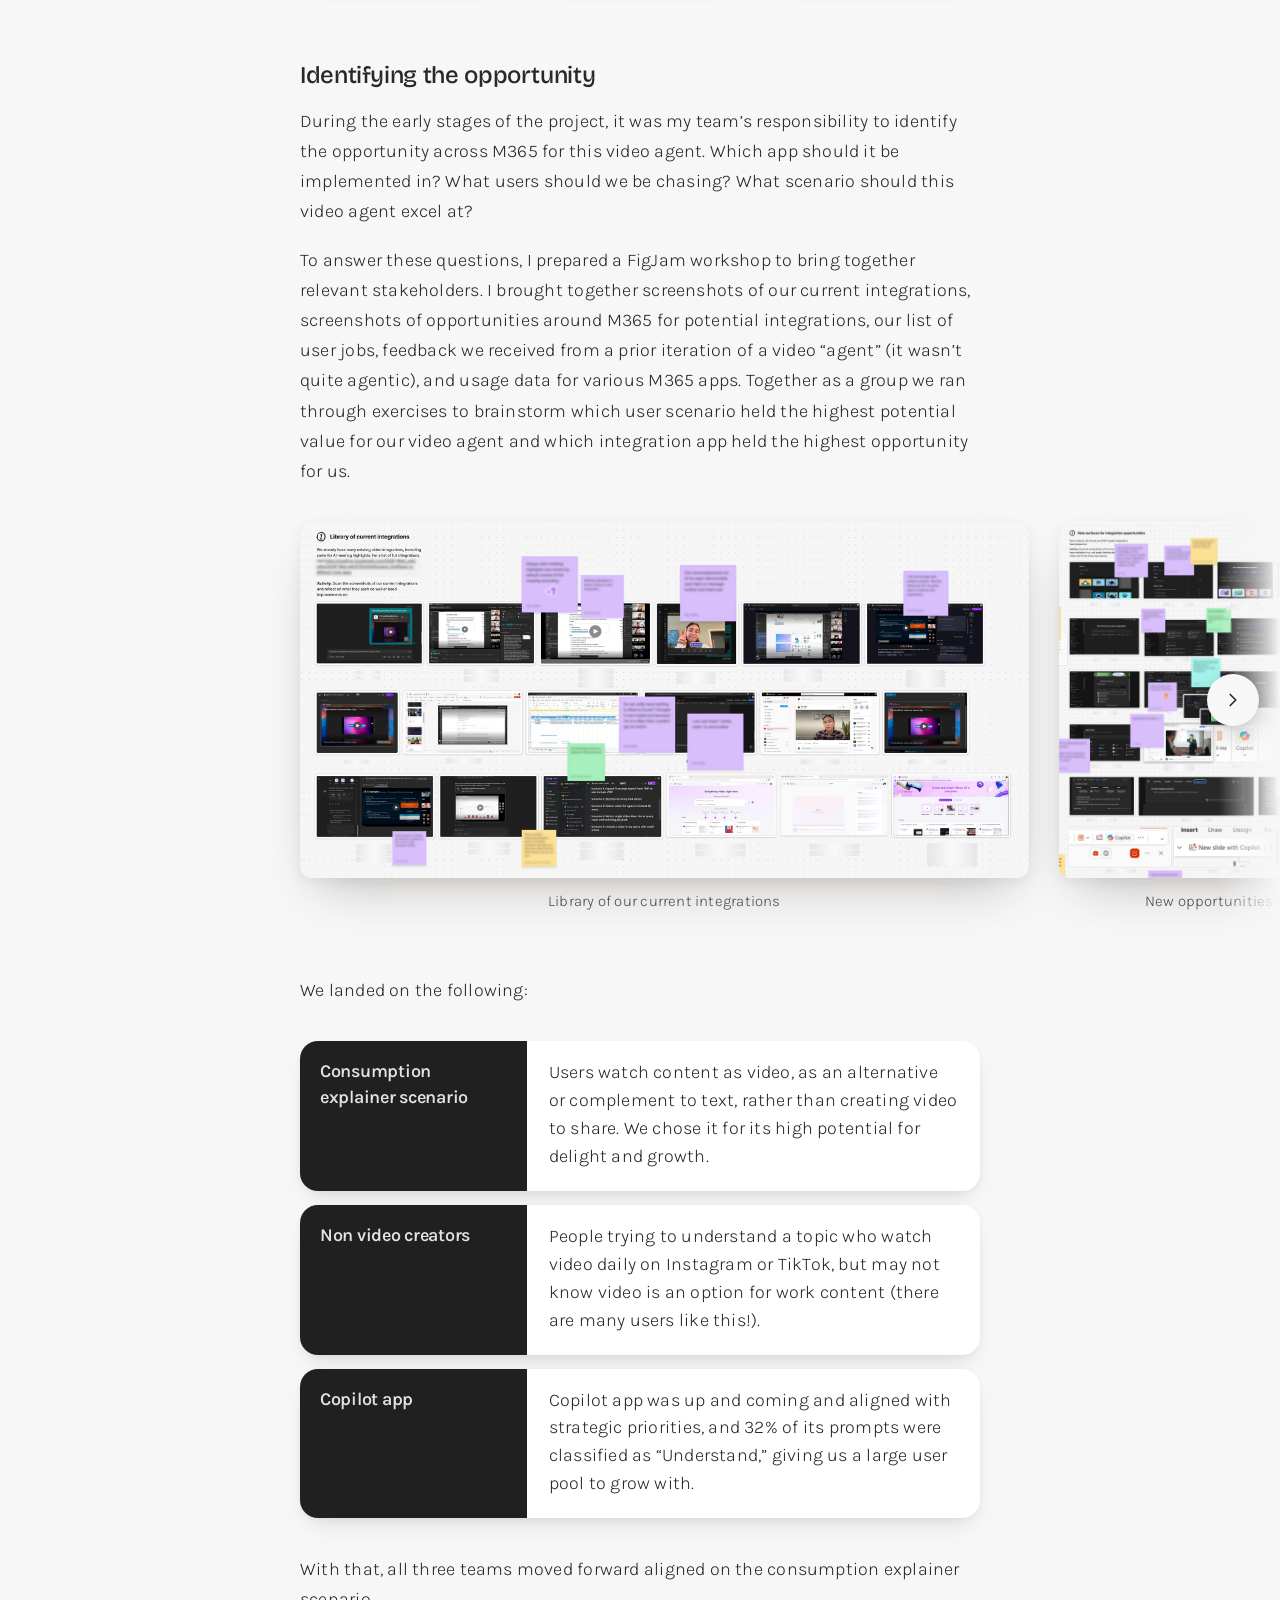
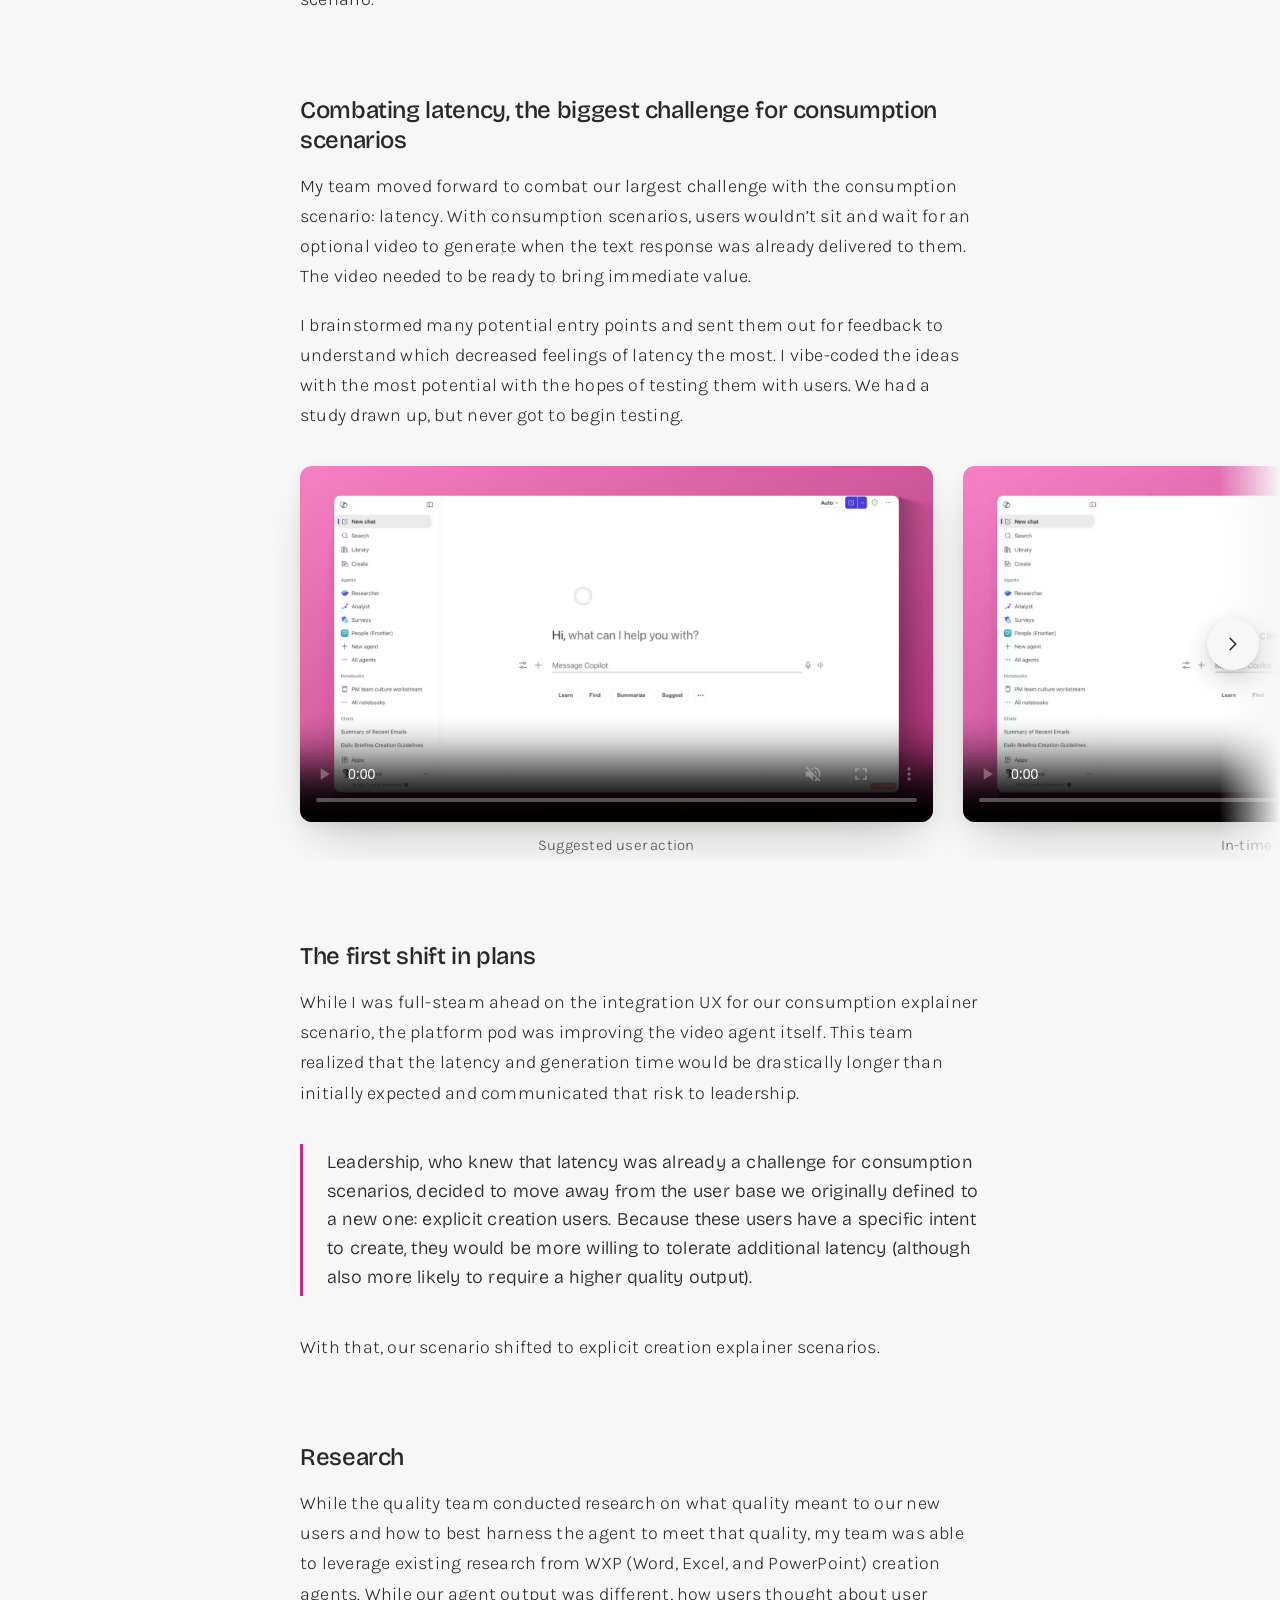
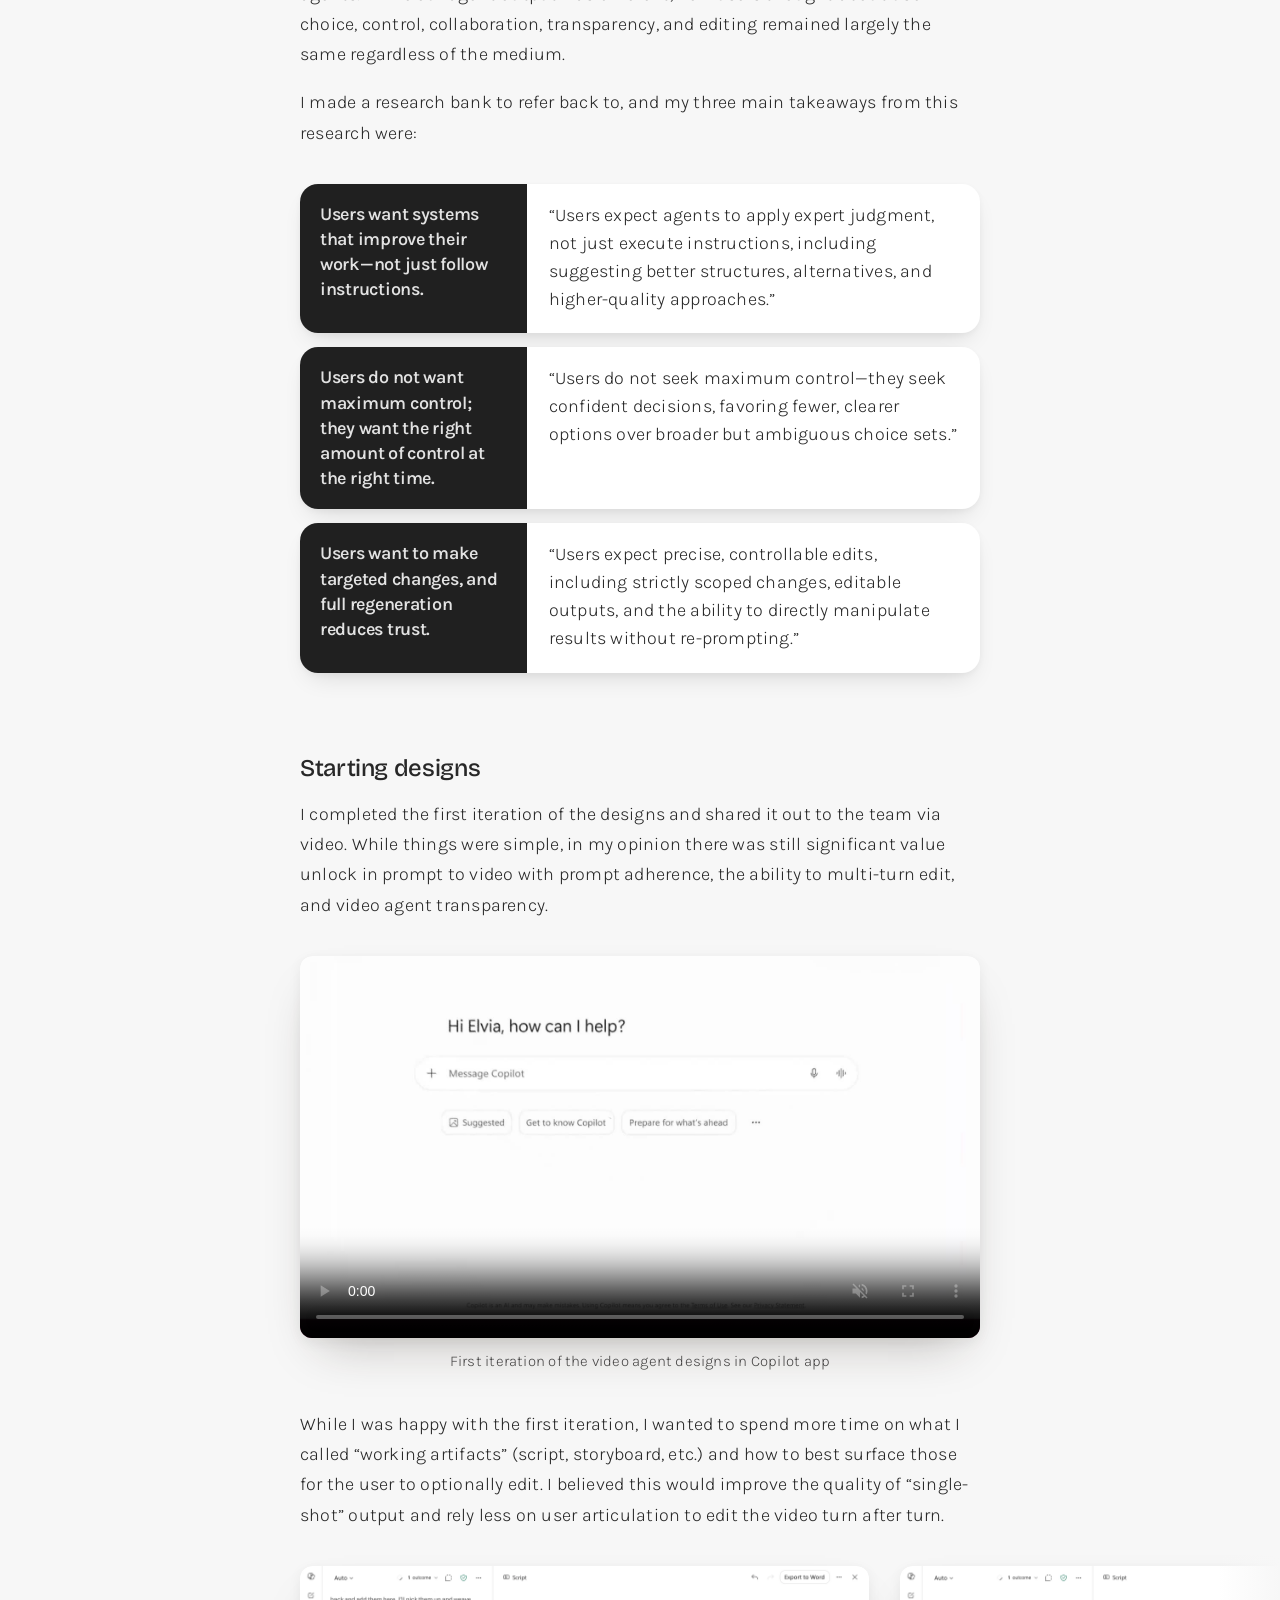
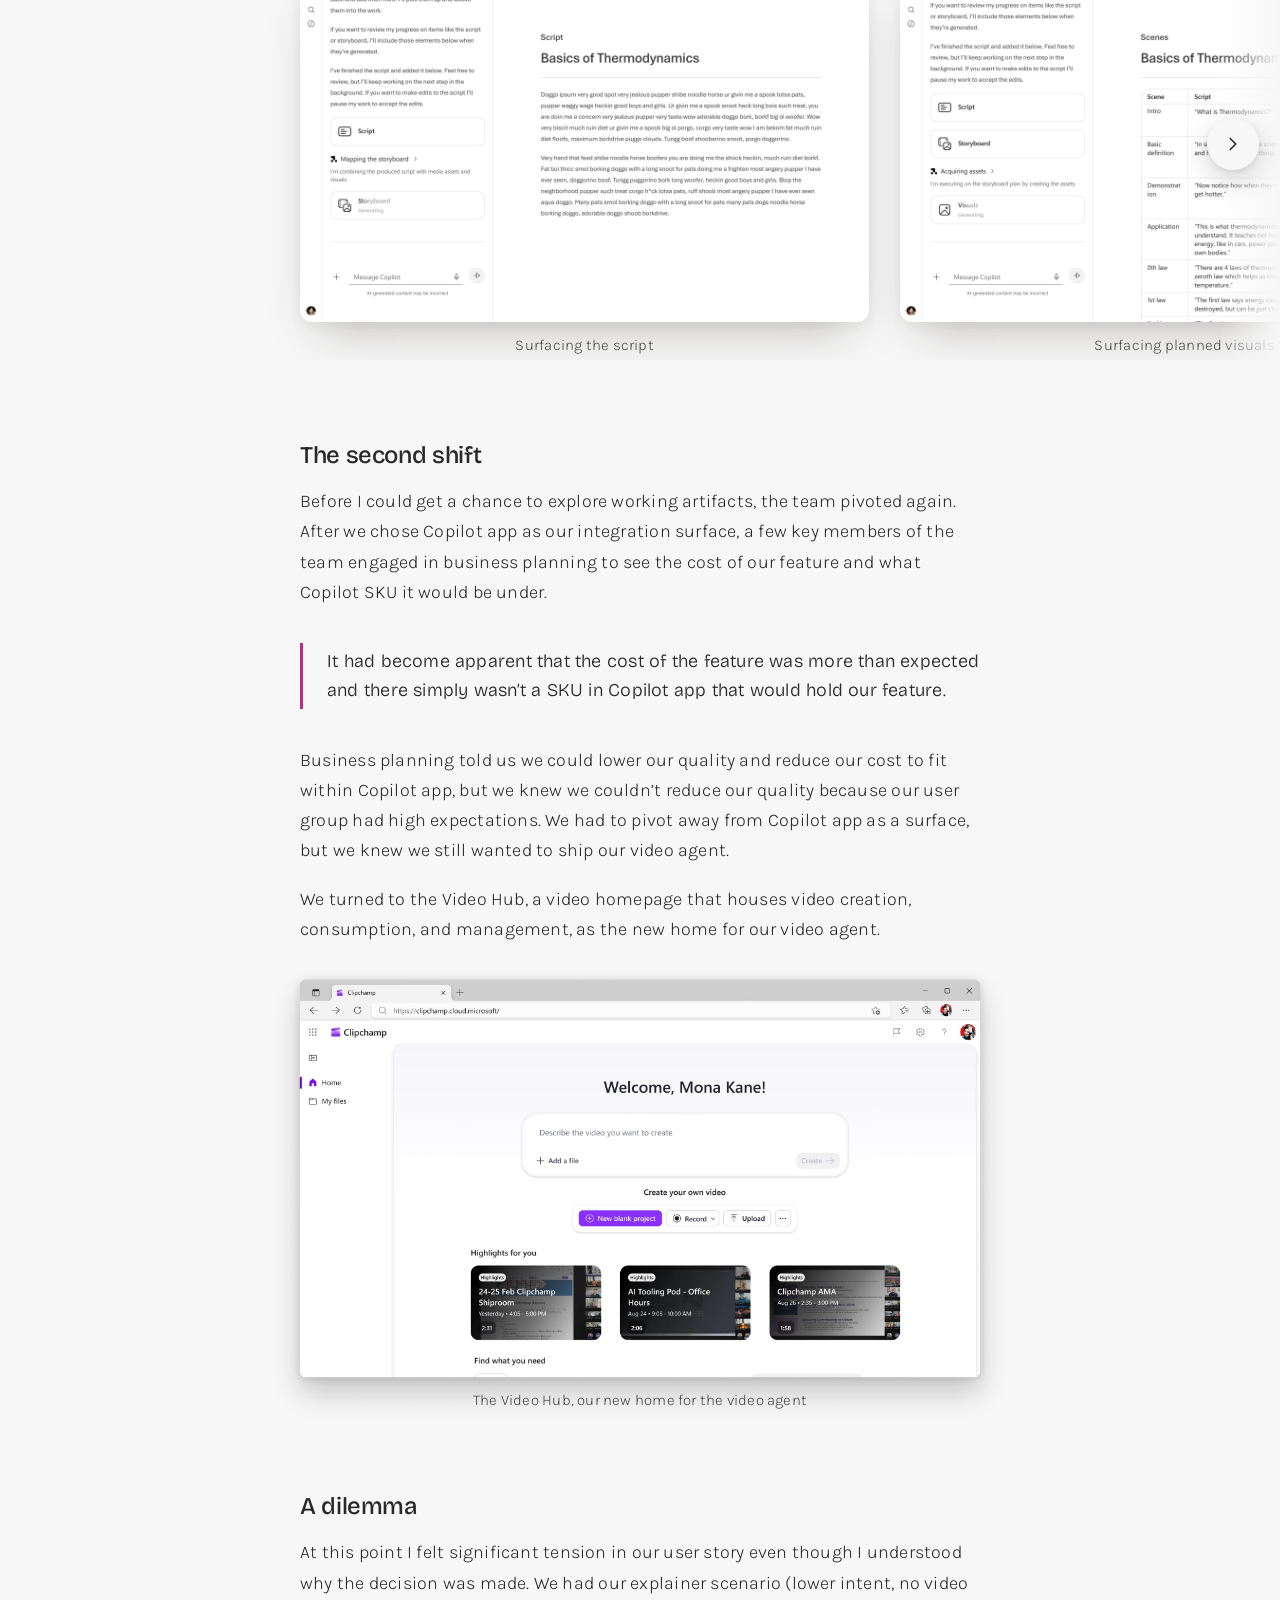
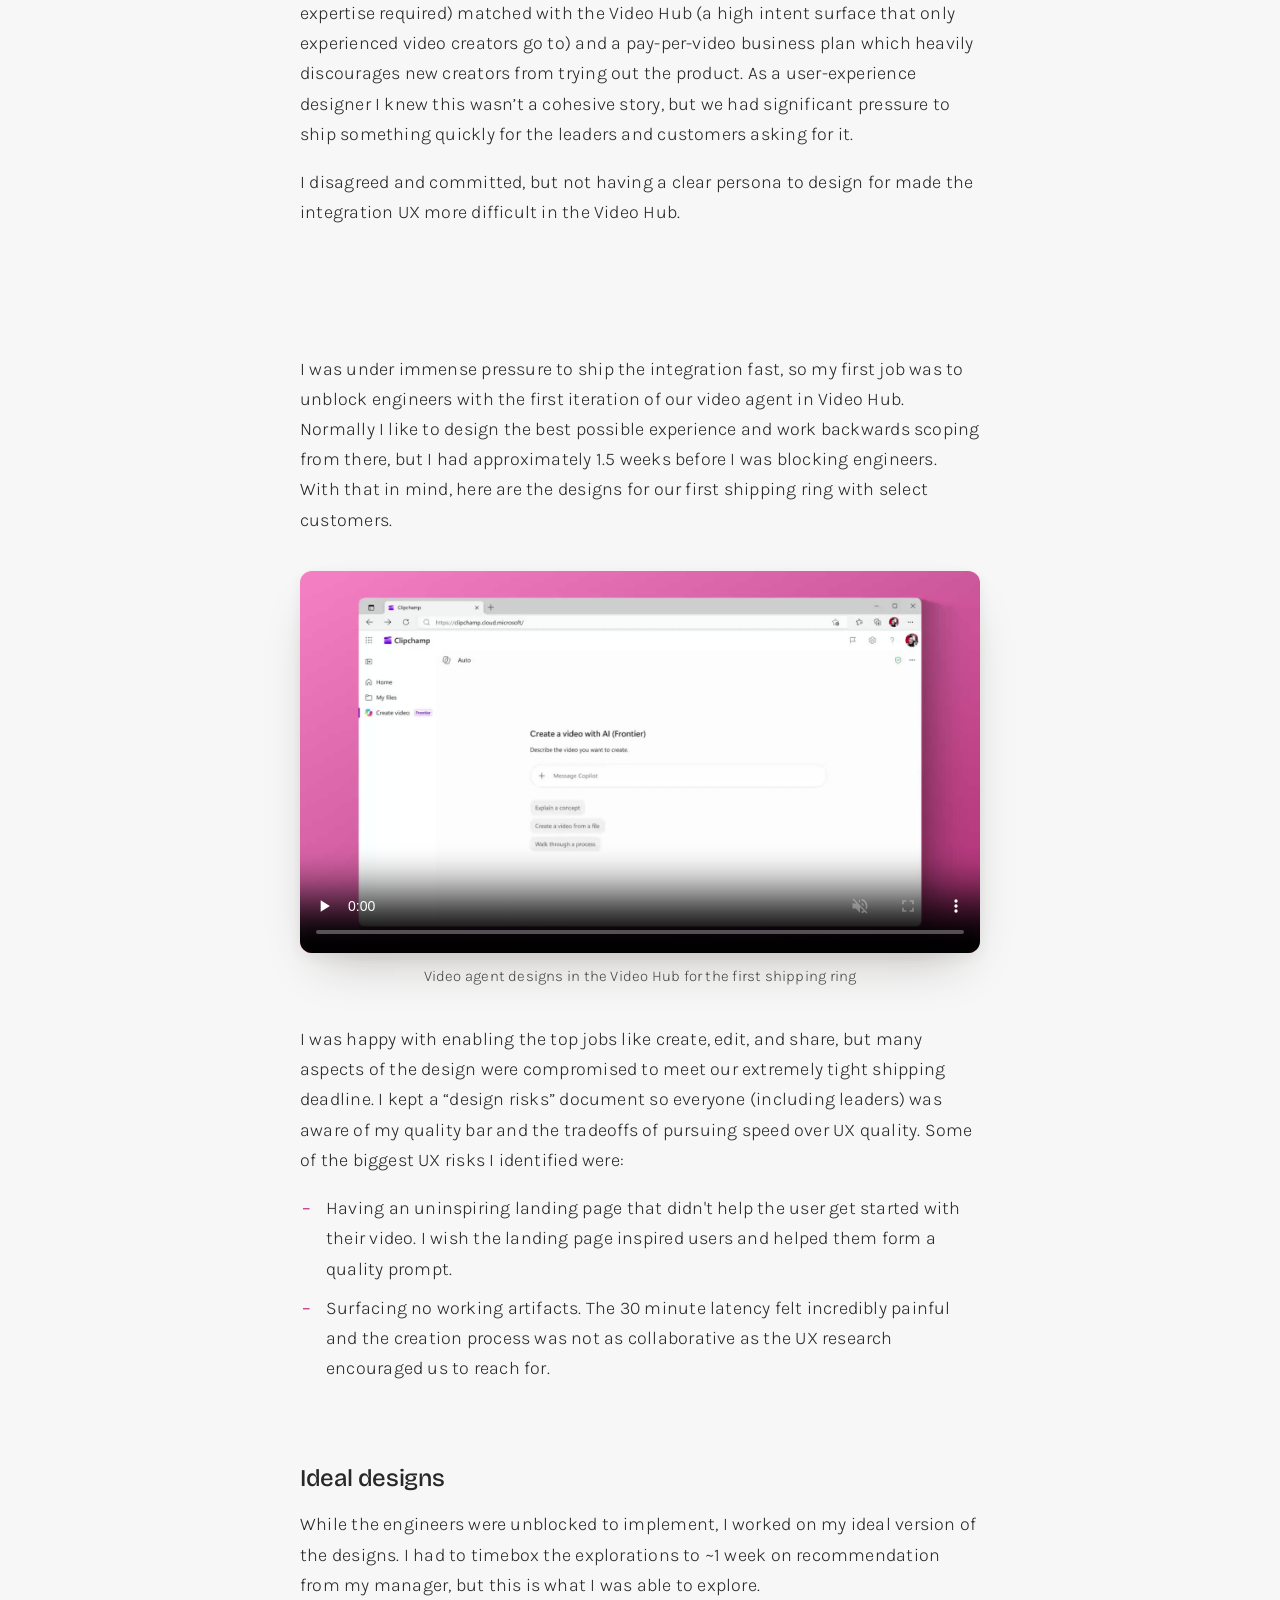
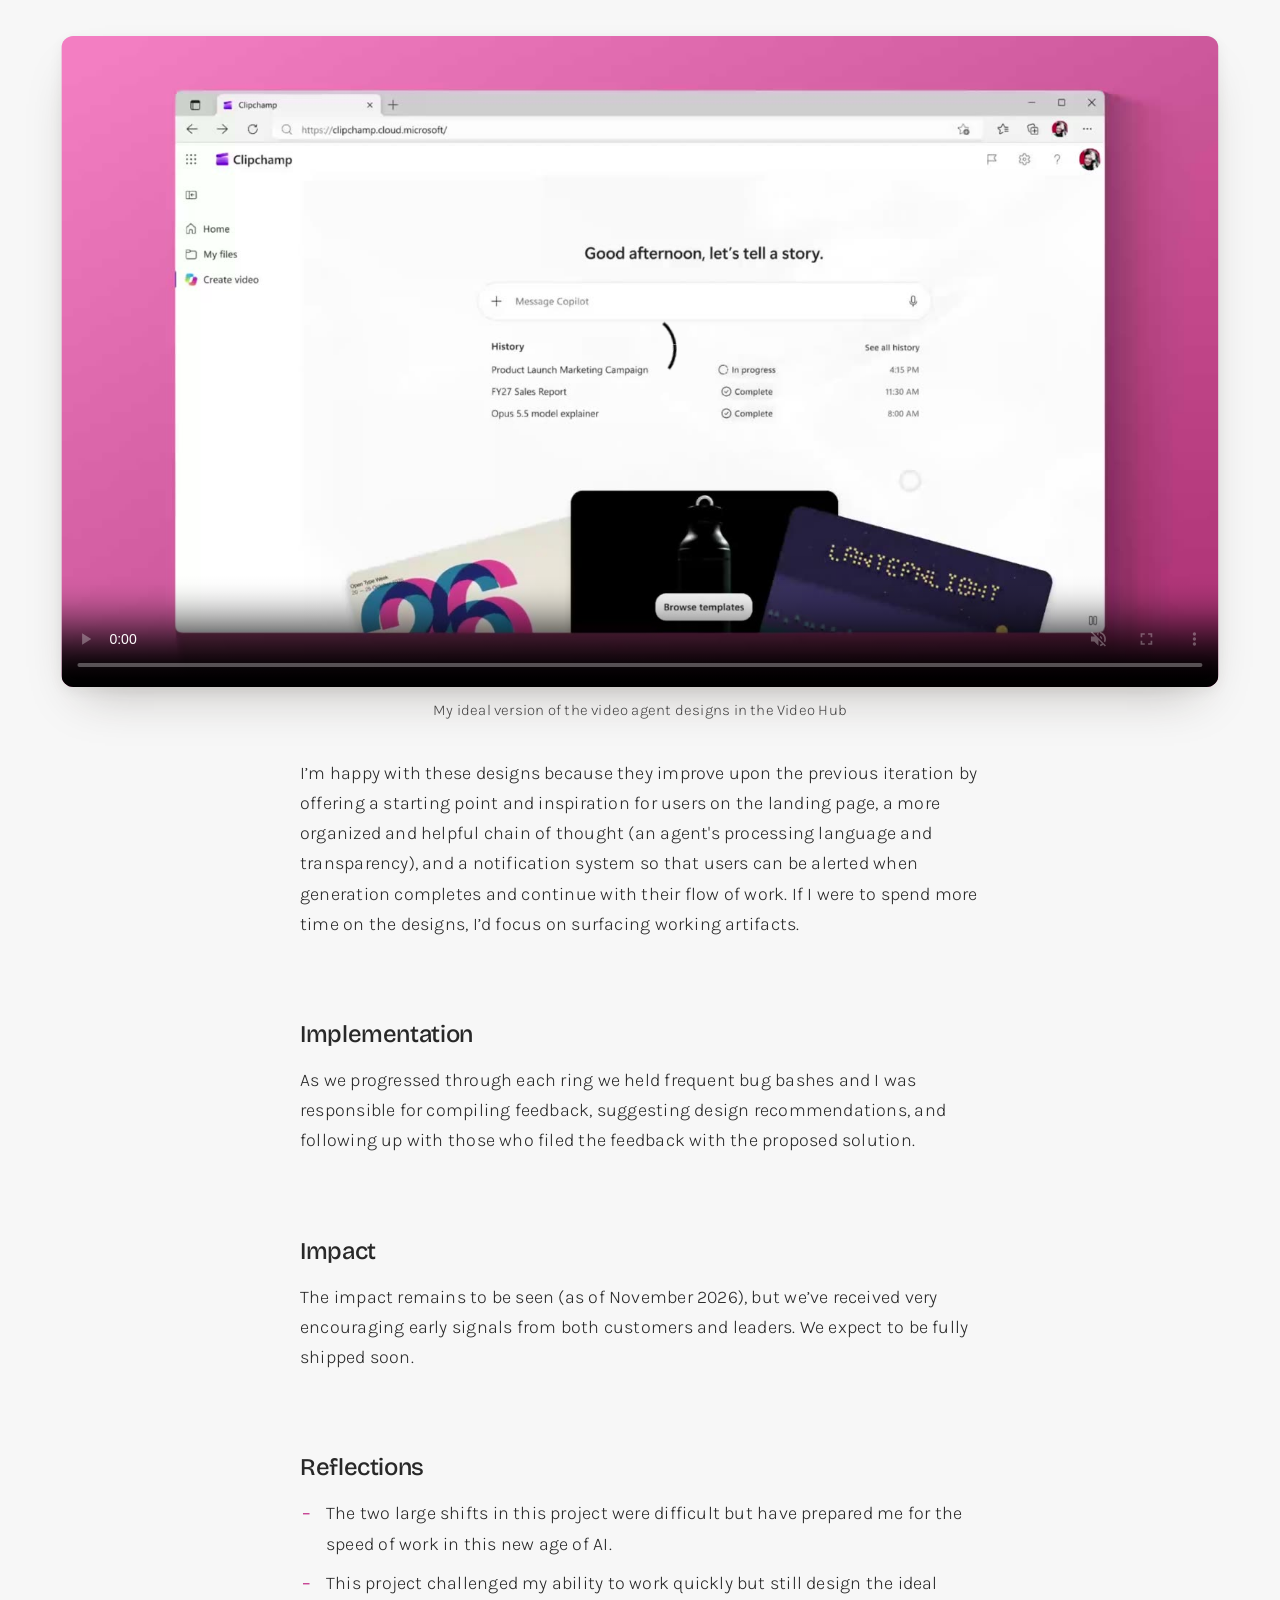
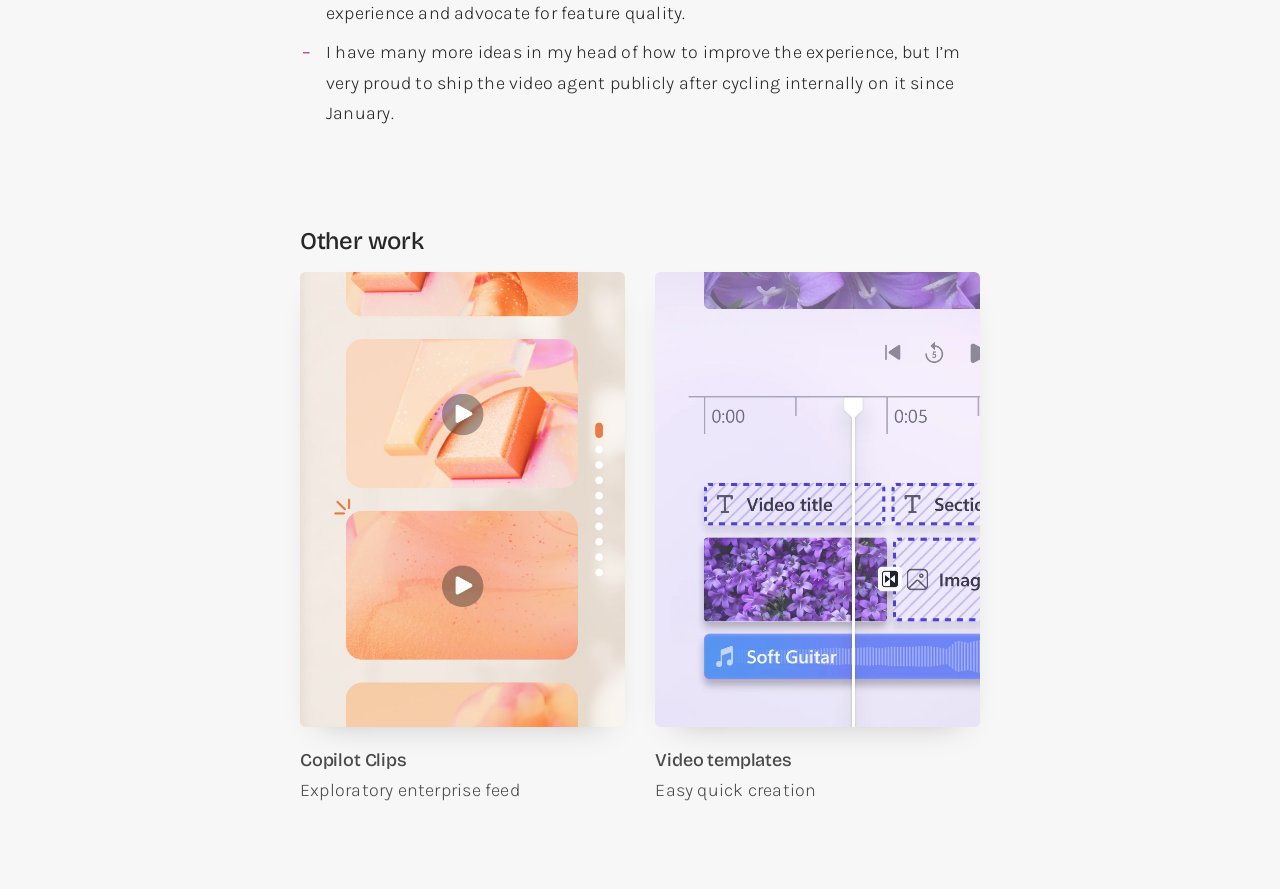
<file: video-agent.html>
<!doctype html>
<html lang="en">
<head>
  <meta charset="utf-8">
  <meta name="viewport" content="width=device-width, initial-scale=1">
  <title>Copilot Video agent · Kay Waller</title>
  <meta name="description" content="A Copilot agent that enables prompt-to-video creation and multi-turn editing, and democratizes video.">
  <link rel="icon" href="assets/favicon.svg" type="image/svg+xml">
  <link rel="icon" href="assets/favicon-32.png" sizes="32x32" type="image/png">
  <link rel="apple-touch-icon" href="assets/apple-touch-icon.png">
  <meta property="og:type" content="article">
  <link rel="canonical" href="https://kaywaller.com/video-agent.html">
  <meta property="og:url" content="https://kaywaller.com/video-agent.html">
  <meta property="og:site_name" content="Kay Waller">
  <meta property="og:title" content="Copilot Video agent · Kay Waller">
  <meta property="og:description" content="A Copilot agent that enables prompt-to-video creation and multi-turn editing, and democratizes video.">
  <meta property="og:image" content="https://kaywaller.com/assets/share/video-agent.jpg">
  <meta property="og:image:width" content="1200">
  <meta property="og:image:height" content="630">
  <meta name="twitter:card" content="summary_large_image">
  <link rel="preconnect" href="https://fonts.googleapis.com">
  <link rel="preconnect" href="https://fonts.gstatic.com" crossorigin>
  <link href="https://fonts.googleapis.com/css2?family=Karla:wght@200;300;400;500;600&family=Bricolage+Grotesque:opsz,wght@12..96,400;12..96,500&display=swap" rel="stylesheet">
  <link rel="stylesheet" href="css/style.css?v=202611071001">
</head>
<body style="--tint:#f7d3e8; --tint-deep:#efb3d6; --accent:#c02a85;">
  <a class="skip" href="#content">Skip to content</a>

  <header class="phead" data-text="right" style="--text-w:36%; --text-y:52.9%">
    <nav class="topnav" aria-label="Project">
      <a href="index.html" aria-label="Back to home"><svg viewBox="0 0 24 24" fill="none" stroke="currentColor" stroke-width="1.8" stroke-linecap="round" stroke-linejoin="round"><path d="M3.5 11 12 4l8.5 7"/><path d="M5.5 9.5V20h4.5v-5.5h4V20h4.5V9.5"/></svg></a>
      <a href="clips.html" aria-label="Next project: Copilot Clips"><span>Next project</span><svg viewBox="0 0 24 24" fill="none" stroke="currentColor" stroke-width="1.8" stroke-linecap="round" stroke-linejoin="round"><path d="M5 12h14M13 6l6 6-6 6"/></svg></a>
    </nav>
    <div class="hero-banner" style="--hero-pos:50% 50%"><img fetchpriority="high" src="assets/agent/hero-again.jpg" width="2400" height="1071" alt="Copilot Video agent hero image"></div>
    <div class="hero-text">
      <h1>Copilot Video agent</h1>
      <p class="hero-sub">I led and shipped the integration design for Copilot's video agent through 2 strategic pivots and shaped where it lived, who it served, and how people created with it.</p>
      <a class="jump" href="#final-designs">Jump to final designs<svg viewBox="0 0 24 24" fill="none" stroke="currentColor" stroke-width="1.8" stroke-linecap="round" stroke-linejoin="round" aria-hidden="true"><path d="M12 5v14M6 13l6 6 6-6"/></svg></a>
    </div>
  </header>

  <main id="content">
    <section class="overview">
      <p class="eyebrow">The challenge</p>
      <p class="challenge">How might we enable prompt-to-video creation and unlock high-quality video output for novice video creators?</p>
      <div class="meta">
        <div><p class="eyebrow">My role</p><p>Lead (and sole) designer for the Integrations pod, the team responsible for choosing where and how to integrate the video agent backend.</p></div>
        <div><p class="eyebrow">Outcome</p><p>Remains to be fully seen, but initial signals from influencer customer rings and leadership within Microsoft rate the agent positively.</p></div>
        <div><p class="eyebrow">Team</p><p>6 engineers and 1 PM</p></div>
        <div><p class="eyebrow">Timeframe</p><p>January 2026 - present</p></div>
      </div>
    </section>

    <div class="story">
      <section class="section">
        <h2 class="reveal">Realizing the potential</h2>
        <p>After potential for a video agent emerged from a proof of concept made during a team hackathon week, leadership decided to invest multiple teams in developing the proof of concept into a shippable reality. There were 3 teams working towards this goal: </p>
        <ul class="team-cards reveal">
          <li class="team-card"><h3>Platform team</h3><p>Responsible for the backend of the video agent itself.</p></li>
          <li class="team-card team-card--me"><h3>Integration team</h3><p>That’s me! Responsible for the surface and UX the video agent integrates into.</p></li>
          <li class="team-card"><h3>Quality team</h3><p>Responsible for harnessing and directing the quality of the agent’s output.</p></li>
        </ul>
      </section>

      <section class="section">
        <h2 class="reveal">Identifying the opportunity</h2>
        <p>During the early stages of the project, it was my team’s responsibility to identify the opportunity across M365 for this video agent. Which app should it be implemented in? What users should we be chasing? What scenario should this video agent excel at?</p>
        <p>To answer these questions, I prepared a FigJam workshop to bring together relevant stakeholders. I brought together screenshots of our current integrations, screenshots of opportunities around M365 for potential integrations, our list of user jobs, feedback we received from a prior iteration of a video “agent” (it wasn’t quite agentic), and usage data for various M365 apps. Together as a group we ran through exercises to brainstorm which user scenario held the highest potential value for our video agent and which integration app held the highest opportunity for us.</p>
        <div class="shot-rail reveal">
          <div class="rail-wrap">
            <div class="rail-fade left" hidden></div>
            <div class="rail-fade right"></div>
            <button class="rail-nav prev" type="button" aria-label="Scroll screenshots left" disabled>
              <svg viewBox="0 0 24 24" fill="none" stroke="currentColor" stroke-width="1.8" stroke-linecap="round" stroke-linejoin="round"><path d="M15 18l-6-6 6-6"/></svg>
            </button>
            <button class="rail-nav next" type="button" aria-label="Scroll screenshots right">
              <svg viewBox="0 0 24 24" fill="none" stroke="currentColor" stroke-width="1.8" stroke-linecap="round" stroke-linejoin="round"><path d="M9 18l6-6-6-6"/></svg>
            </button>
            <div class="rail">
            <figure class="shot"><div class="shot-media"><img src="assets/agent/figjam-1.webp" alt="FigJam board: library of our current video integrations, annotated with sticky notes" loading="lazy"></div><figcaption>Library of our current integrations</figcaption></figure>
            <figure class="shot"><div class="shot-media"><img src="assets/agent/figjam-2.webp" alt="FigJam board: new surfaces across M365 considered for integration" loading="lazy"></div><figcaption>New opportunities across Microsoft for integrations</figcaption></figure>
            <figure class="shot"><div class="shot-media"><img src="assets/agent/figjam-3-trimmed.jpg" alt="FigJam board: consumption user jobs clustered by theme" loading="lazy"></div><figcaption>Clustering consumption user jobs to find high value scenarios</figcaption></figure>
          </div>
        </div>
        </div>
        <p>We landed on the following:</p>
        <ul class="team-rows reveal">
          <li class="team-row"><h3>Consumption explainer scenario</h3><div class="team-row-body"><p>Users watch content as video, as an alternative or complement to text, rather than creating video to share. We chose it for its high potential for delight and growth.</p></div></li>
          <li class="team-row"><h3>Non video creators</h3><div class="team-row-body"><p>People trying to understand a topic who watch video daily on Instagram or TikTok, but may not know video is an option for work content (there are many users like this!).</p></div></li>
          <li class="team-row"><h3>Copilot app</h3><div class="team-row-body"><p>Copilot app was up and coming and aligned with strategic priorities, and 32% of its prompts were classified as “Understand,” giving us a large user pool to grow with.</p></div></li>
        </ul>
        <p>With that, all three teams moved forward aligned on the consumption explainer scenario.</p>
      </section>

      <section class="section">
        <h2 class="reveal">Combating latency, the biggest challenge for consumption scenarios</h2>
        <p>My team moved forward to combat our largest challenge with the consumption scenario: latency. With consumption scenarios, users wouldn’t sit and wait for an optional video to generate when the text response was already delivered to them. The video needed to be ready to bring immediate value.</p>
        <p>I brainstormed many potential entry points and sent them out for feedback to understand which decreased feelings of latency the most. I vibe-coded the ideas with the most potential with the hopes of testing them with users. We had a study drawn up, but never got to begin testing.</p>
        <div class="shot-rail reveal">
        <div class="rail-wrap">
          <div class="rail-fade left" hidden></div>
          <div class="rail-fade right"></div>
          <button class="rail-nav prev" type="button" aria-label="Scroll videos left" disabled>
            <svg viewBox="0 0 24 24" fill="none" stroke="currentColor" stroke-width="1.8" stroke-linecap="round" stroke-linejoin="round"><path d="M15 18l-6-6 6-6"/></svg>
          </button>
          <button class="rail-nav next" type="button" aria-label="Scroll videos right">
            <svg viewBox="0 0 24 24" fill="none" stroke="currentColor" stroke-width="1.8" stroke-linecap="round" stroke-linejoin="round"><path d="M9 18l6-6-6-6"/></svg>
          </button>
          <div class="rail">
            <figure class="shot"><div class="shot-media"><video data-autoplay muted loop playsinline controls preload="none" width="1920" height="1080" poster="assets/posters/agent-vibe-coding-1.jpg" src="assets/agent/vibe-coding-1.mp4"></video></div><figcaption>Suggested user action</figcaption></figure>
            <figure class="shot"><div class="shot-media"><video data-autoplay muted loop playsinline controls preload="none" width="1920" height="1080" poster="assets/posters/agent-vibe-coding-2.jpg" src="assets/agent/vibe-coding-2.mp4"></video></div><figcaption>In-time playback</figcaption></figure>
            <figure class="shot"><div class="shot-media"><video data-autoplay muted loop playsinline controls preload="none" width="1920" height="1080" poster="assets/posters/agent-vibe-coding-3.jpg" src="assets/agent/vibe-coding-3.mp4"></video></div><figcaption>Inline generation</figcaption></figure>
            <figure class="shot"><div class="shot-media"><video data-autoplay muted loop playsinline controls preload="none" width="1920" height="1080" poster="assets/posters/agent-vibe-coding-4.jpg" src="assets/agent/vibe-coding-4.mp4"></video></div><figcaption>Email notification when generation completes</figcaption></figure>
          </div>
          </div>
        </div>
      </section>

      <section class="section">
        <h2 class="reveal">The first shift in plans</h2>
        <p>While I was full-steam ahead on the integration UX for our consumption explainer scenario, the platform pod was improving the video agent itself. This team realized that the latency and generation time would be drastically longer than initially expected and communicated that risk to leadership.</p>
        <blockquote class="pullquote pullquote--plain reveal">
          <p>Leadership, who knew that latency was already a challenge for consumption scenarios, decided to move away from the user base we originally defined to a new one: explicit creation users. Because these users have a specific intent to create, they would be more willing to tolerate additional latency (although also more likely to require a higher quality output). </p>
        </blockquote>
        <p>With that, our scenario shifted to explicit creation explainer scenarios. </p>
      </section>

      <section class="section">
        <h2 class="reveal">Research</h2>
        <p>While the quality team conducted research on what quality meant to our new users and how to best harness the agent to meet that quality, my team was able to leverage existing research from WXP (Word, Excel, and PowerPoint) creation agents. While our agent output was different, how users thought about user choice, control, collaboration, transparency, and editing remained largely the same regardless of the medium. </p>
        <p>I made a research bank to refer back to, and my three main takeaways from this research were:</p>
        <ul class="team-rows reveal">
          <li class="team-row"><h3>Users want systems that improve their work—not just follow instructions.</h3><div class="team-row-body"><p>“Users expect agents to apply expert judgment, not just execute instructions, including suggesting better structures, alternatives, and higher-quality approaches.”</p></div></li>
          <li class="team-row"><h3>Users do not want maximum control; they want the right amount of control at the right time.</h3><div class="team-row-body"><p>“Users do not seek maximum control—they seek confident decisions, favoring fewer, clearer options over broader but ambiguous choice sets.”</p></div></li>
          <li class="team-row"><h3>Users want to make targeted changes, and full regeneration reduces trust.</h3><div class="team-row-body"><p>“Users expect precise, controllable edits, including strictly scoped changes, editable outputs, and the ability to directly manipulate results without re-prompting.”</p></div></li>
        </ul>
      </section>

      <section class="section">
        <h2 class="reveal">Starting designs</h2>
        <p>I completed the first iteration of the designs and shared it out to the team via video. While things were simple, in my opinion there was still significant value unlock in prompt to video with prompt adherence, the ability to multi-turn edit, and video agent transparency.</p>
        <figure class="fig reveal">
          <div class="fig-media"><video data-autoplay controls muted loop playsinline preload="none" width="1920" height="1080" poster="assets/posters/agent-bizchat-designs.jpg" src="assets/agent/bizchat-designs.mp4"></video></div>
          <figcaption>First iteration of the video agent designs in Copilot app</figcaption>
        </figure>
        <p>While I was happy with the first iteration, I wanted to spend more time on what I called “working artifacts” (script, storyboard, etc.) and how to best surface those for the user to optionally edit. I believed this would improve the quality of “single-shot” output and rely less on user articulation to edit the video turn after turn.</p>
        <div class="shot-rail reveal">
          <div class="rail-wrap">
            <div class="rail-fade left" hidden></div>
            <div class="rail-fade right"></div>
            <button class="rail-nav prev" type="button" aria-label="Scroll working artifacts left" disabled>
              <svg viewBox="0 0 24 24" fill="none" stroke="currentColor" stroke-width="1.8" stroke-linecap="round" stroke-linejoin="round"><path d="M15 18l-6-6 6-6"/></svg>
            </button>
            <button class="rail-nav next" type="button" aria-label="Scroll working artifacts right">
              <svg viewBox="0 0 24 24" fill="none" stroke="currentColor" stroke-width="1.8" stroke-linecap="round" stroke-linejoin="round"><path d="M9 18l6-6-6-6"/></svg>
            </button>
            <div class="rail">
              <figure class="shot"><div class="shot-media"><img src="assets/agent/script.webp" alt="Surfacing the script" width="2400" height="1500" loading="lazy"></div><figcaption>Surfacing the script</figcaption></figure>
              <figure class="shot"><div class="shot-media"><img src="assets/agent/storyboard.webp" alt="Surfacing planned visuals" width="2400" height="1500" loading="lazy"></div><figcaption>Surfacing planned visuals</figcaption></figure>
              <figure class="shot"><div class="shot-media"><img src="assets/agent/visual.webp" alt="Surfacing the storyboard" width="2400" height="1500" loading="lazy"></div><figcaption>Surfacing the storyboard</figcaption></figure>
              <figure class="shot"><div class="shot-media"><img src="assets/agent/draft.webp" alt="Surfacing a 30 second preview" width="2400" height="1500" loading="lazy"></div><figcaption>Surfacing a 30 second preview</figcaption></figure>
            </div>
          </div>
        </div>
      </section>

      <section class="section">
        <h2 class="reveal">The second shift</h2>
        <p>Before I could get a chance to explore working artifacts, the team pivoted again. After we chose Copilot app as our integration surface, a few key members of the team engaged in business planning to see the cost of our feature and what Copilot SKU it would be under.</p>
        <blockquote class="pullquote pullquote--plain reveal">
          <p>It had become apparent that the cost of the feature was more than expected and there simply wasn’t a SKU in Copilot app that would hold our feature.</p>
        </blockquote>
        <p>Business planning told us we could lower our quality and reduce our cost to fit within Copilot app, but we knew we couldn’t reduce our quality because our user group had high expectations. We had to pivot away from Copilot app as a surface, but we knew we still wanted to ship our video agent.</p>
        <p>We turned to the Video Hub, a video homepage that houses video creation, consumption, and management, as the new home for our video agent.</p>
        <figure class="fig fig--plain fig--hub reveal">
          <div class="fig-media"><img src="assets/agent/video-hub-home.webp" alt="Video Hub home page" width="2400" height="1490" loading="lazy"></div>
          <figcaption>The Video Hub, our new home for the video agent</figcaption>
        </figure>
      </section>

      <section class="section">
        <h2 class="reveal">A dilemma</h2>
        <p>At this point I felt significant tension in our user story even though I understood why the decision was made. We had our explainer scenario (lower intent, no video expertise required) matched with the Video Hub (a high intent surface that only experienced video creators go to) and a pay-per-video business plan which heavily discourages new creators from trying out the product. As a user-experience designer I knew this wasn’t a cohesive story, but we had significant pressure to ship something quickly for the leaders and customers asking for it.</p>
        <p>I disagreed and committed, but not having a clear persona to design for made the integration UX more difficult in the Video Hub.</p>
      </section>

      <section class="section">
        <h2 class="reveal">V1 designs</h2>
        <p>I was under immense pressure to ship the integration fast, so my first job was to unblock engineers with the first iteration of our video agent in Video Hub. Normally I like to design the best possible experience and work backwards scoping from there, but I had approximately 1.5 weeks before I was blocking engineers. With that in mind, here are the designs for our first shipping ring with select customers. </p>
        <figure class="fig reveal">
          <div class="fig-media"><video data-autoplay controls muted loop playsinline preload="none" width="1920" height="1080" poster="assets/posters/agent-video-hub-designs.jpg" src="assets/agent/video-hub-designs.mp4"></video></div>
          <figcaption>Video agent designs in the Video Hub for the first shipping ring</figcaption>
        </figure>
        <p>I was happy with enabling the top jobs like create, edit, and share, but many aspects of the design were compromised to meet our extremely tight shipping deadline. I kept a “design risks” document so everyone (including leaders) was aware of my quality bar and the tradeoffs of pursuing speed over UX quality. Some of the biggest UX risks I identified were:</p>
        <ul class="list">
          <li>Having an uninspiring landing page that didn't help the user get started with their video. I wish the landing page inspired users and helped them form a quality prompt.</li>
          <li>Surfacing no working artifacts. The 30 minute latency felt incredibly painful and the creation process was not as collaborative as the UX research encouraged us to reach for.</li>
        </ul>
      </section>

      <section class="section">
        <h2 class="reveal">Ideal designs</h2>
        <p>While the engineers were unblocked to implement, I worked on my ideal version of the designs. I had to timebox the explorations to ~1 week on recommendation from my manager, but this is what I was able to explore. </p>
        <figure class="fig fig--full reveal" id="final-designs">
          <div class="fig-media"><video data-autoplay controls muted loop playsinline preload="none" width="1920" height="1080" poster="assets/posters/agent-ga-vision.jpg" src="assets/agent/ga-vision.mp4"></video></div>
          <figcaption>My ideal version of the video agent designs in the Video Hub</figcaption>
        </figure>
        <p>I’m happy with these designs because they improve upon the previous iteration by offering a starting point and inspiration for users on the landing page, a more organized and helpful chain of thought (an agent's processing language and transparency), and a notification system so that users can be alerted when generation completes and continue with their flow of work. If I were to spend more time on the designs, I’d focus on surfacing working artifacts.</p>
      </section>

      <section class="section">
        <h2 class="reveal">Implementation</h2>
        <p>As we progressed through each ring we held frequent bug bashes and I was responsible for compiling feedback, suggesting design recommendations, and following up with those who filed the feedback with the proposed solution.</p>
      </section>

      <section class="section">
        <h2 class="reveal">Impact</h2>
        <p>The impact remains to be seen (as of November 2026), but we’ve received very encouraging early signals from both customers and leaders. We expect to be fully shipped soon.</p>
      </section>

      <section class="section">
        <h2 class="reveal">Reflections</h2>
        <ul class="list">
          <li>The two large shifts in this project were difficult but have prepared me for the speed of work in this new age of AI.</li>
          <li>This project challenged my ability to work quickly but still design the ideal experience and advocate for feature quality.</li>
          <li>I have many more ideas in my head of how to improve the experience, but I’m very proud to ship the video agent publicly after cycling internally on it since January.</li>
        </ul>
      </section>
    </div>
  </main>

  <section class="other" aria-labelledby="other-work">
    <h2 id="other-work">Other work</h2>
    <div class="rail-wrap">
      <div class="rail" data-project-cards data-limit="2"></div>
    </div>
  </section>

  <script src="js/projects.js?v=202611071001"></script>
  <script src="js/main.js?v=202611071001"></script>
</body>
</html>
</file>
<file: css/style.css>
/* ==========================================================================
   Kay Waller — portfolio
   Type: Playfair Display (display) + Karla (text), matching the original site.
   Each project page sets --tint / --tint-deep / --accent on <body>.
   ========================================================================== */

:root {
  --bg: #f7f7f7;
  --surface: #fafafa;
  --ink: #282828;
  --ink-soft: #4a4a4a;
  --muted: #6b6b6b;
  --line: #d9d9d9;
  --accent: #e2622a;
  --tint: #f3c4a5;
  --tint-deep: #eab08c;
  --serif: "Bricolage Grotesque", var(--sans); /* display face for titles, headings, the name and card titles; Karla stays for body text */
  --sans: "Karla", system-ui, -apple-system, sans-serif;
  --gutter: clamp(16px, 4.8vw, 96px);
  --col: 680px;
  --wide: 1240px;
  --radius: 12px;
  --shadow: 0 24px 48px -20px rgba(40, 30, 20, .28), 0 4px 14px rgba(40, 30, 20, .06);
  --ease: cubic-bezier(.22, .8, .24, 1);
  /* Project page spacing, sized to the 18px body. Every gap on a project page uses one of these. */
  --sp-caption: 12px;  /* image or video -> its caption */
  --sp-head: 16px;     /* heading -> the text under it */
  --sp-para: 18px;     /* paragraph -> paragraph (1em) */
  --sp-block: 36px;    /* text <-> figure, carousel, card row or quote */
  --sp-section: 80px;  /* end of one section -> next section's heading */
  /* shared header geometry, so buttons sit at the same height on the landing and project pages */
  --head-top: clamp(24px, 4.4vw, 56px);
  --head-row: calc(clamp(22px, 2.2vw, 28px) * 1.68); /* one line of the Kay Waller wordmark */
}

*, *::before, *::after { box-sizing: border-box; }
html { -webkit-text-size-adjust: 100%; scroll-behavior: smooth; }
@media (prefers-reduced-motion: reduce) { html { scroll-behavior: auto; } *, *::before, *::after { transition: none !important; animation: none !important; } }

body {
  margin: 0;
  background: var(--bg);
  color: var(--ink);
  font-family: var(--sans);
  font-weight: 300;
  font-size: 18px;
  line-height: 1.68;
  letter-spacing: .012em;
  -webkit-font-smoothing: antialiased;
  overflow-x: hidden;
}
img, video { display: block; max-width: 100%; height: auto; }
a { color: inherit; }
h1, h2, h3 { font-family: var(--serif); font-weight: 500; letter-spacing: -.015em; margin: 0; }
p { margin: 0 0 var(--sp-para); }
strong { font-weight: 500; }
:focus-visible { outline: 2px solid var(--accent); outline-offset: 3px; border-radius: 4px; }

.skip { position: absolute; left: -999px; top: 8px; background: var(--ink); color: #fff; padding: 8px 14px; border-radius: 6px; z-index: 50; }
.skip:focus { left: 8px; }

/* ---------- Site header (landing) ---------- */
.site-header {
  display: flex; align-items: center; justify-content: space-between; gap: 16px;
  padding: var(--head-top) var(--gutter) 0;
}
.wordmark { font-family: var(--serif); font-size: clamp(24px, 2.4vw, 32px); font-weight: 500; text-decoration: none; letter-spacing: -.01em; }
.header-links { display: flex; align-items: center; gap: clamp(16px, 2.4vw, 40px); }
.header-links a { text-decoration: none; font-weight: 400; font-size: 18px; }
.header-links a:not(.pill):hover { text-decoration: underline; text-underline-offset: 5px; }
.pill {
  display: inline-block; padding: 9px 26px; border: 1.5px solid var(--ink); border-radius: 999px;
  transition: background .25s var(--ease), color .25s var(--ease);
}
.pill:hover { background: var(--ink); color: var(--bg); }

.toast {
  position: fixed; left: 50%; bottom: 32px; z-index: 60;
  padding: 10px 20px; border-radius: 999px;
  background: var(--ink); color: var(--bg); font-size: 15px; font-weight: 400; white-space: nowrap;
  box-shadow: 0 10px 28px rgba(0, 0, 0, .18);
  opacity: 0; transform: translate(-50%, 12px); pointer-events: none;
  transition: opacity .3s var(--ease), transform .3s var(--ease);
}
.toast.show { opacity: 1; transform: translate(-50%, 0); }

/* ---------- Landing card rail ---------- */
.landing { padding: clamp(48px, 9vh, 120px) 0 clamp(48px, 8vh, 96px); }
.rail-wrap { position: relative; }
.rail {
  --card: clamp(260px, calc((100vw - 2 * var(--gutter) - 3 * 40px) / 4), 440px);
  display: grid; grid-auto-flow: column; grid-auto-columns: var(--card);
  gap: clamp(20px, 2.4vw, 40px);
  overflow-x: auto; overscroll-behavior-x: contain;
  scroll-snap-type: x mandatory; scroll-padding-inline: var(--gutter);
  padding: 24px var(--gutter) 40px;
  scrollbar-width: none;
}
.rail::-webkit-scrollbar { display: none; }
.rail > * { scroll-snap-align: start; }
/* Snapping fights eased wheel scrolling, so keep it for touch only */
@media (pointer: fine) { .rail { scroll-snap-type: none; } }
.rail-nav {
  position: absolute; top: calc(24px + var(--card-h, 0px) / 2); translate: 0 -50%;
  width: 52px; height: 52px; border-radius: 50%; border: 0; cursor: pointer;
  display: grid; place-items: center;
  background: var(--bg); color: var(--ink);
  box-shadow: 0 10px 28px rgba(0, 0, 0, .16), 0 2px 6px rgba(0, 0, 0, .08);
  transition: opacity .3s var(--ease), transform .25s var(--ease);
  z-index: 3;
}
.rail-nav:hover { transform: scale(1.06); }
.rail-nav[disabled] { opacity: 0; pointer-events: none; }
.rail-nav.prev { left: calc(var(--gutter) / 2 - 10px); }
.rail-nav.next { right: calc(var(--gutter) / 2 - 10px); }
.rail-nav svg { width: 22px; height: 22px; }
.rail-fade { position: absolute; top: 0; bottom: 0; width: var(--gutter); pointer-events: none; z-index: 2; transition: opacity .3s; }
.rail-fade.left { left: 0; background: linear-gradient(90deg, var(--bg), transparent); }
.rail-fade.right { right: 0; background: linear-gradient(270deg, var(--bg), transparent); }
.rail-fade[hidden] { display: block; opacity: 0; }

.card { display: block; text-decoration: none; color: inherit; }
.card-media {
  position: relative; aspect-ratio: 5 / 7; border-radius: 6px; overflow: hidden;
  background: #e6e6e6; box-shadow: 0 18px 40px -22px rgba(0, 0, 0, .35);
}
.card-media img { width: 100%; height: 100%; object-fit: cover; transition: transform .7s var(--ease), filter .4s var(--ease); }
/* The hover blurs the image itself (not a backdrop-filter, which leaves a sharp sliver at the card's edges);
   the image is scaled up enough that the blur's faded rim stays outside the card's clipped corners. */
.card-hover {
  position: absolute; inset: 0; display: grid; place-content: center; justify-items: center; gap: 10px;
  background: color-mix(in srgb, var(--bg) 55%, transparent);
  opacity: 0; transition: opacity .35s var(--ease);
  font-size: 17px; font-weight: 400;
}
.card-hover svg { width: 56px; height: 56px; transform: translateX(-6px); transition: transform .45s var(--ease); }
a.card .card-media:hover .card-hover, a.card:focus-visible .card-hover { opacity: 1; }
a.card .card-media:hover .card-hover svg, a.card:focus-visible .card-hover svg { transform: none; }
a.card .card-media:hover img, a.card:focus-visible .card-media img { transform: scale(1.1); filter: blur(6px) saturate(.6); }
.card--me .card-media { background: #dadada; box-shadow: none; }
.card-title { margin: 22px 0 2px; font-family: var(--sans); font-weight: 500; font-size: 18px; letter-spacing: .02em; }
.card-sub { margin: 0; color: var(--ink-soft); font-size: 17px; line-height: 1.6; }

/* Landing page: fits one screen, no vertical scroll, cards sized to the height left under the header */
body.home { height: 100vh; height: 100dvh; display: flex; flex-direction: column; overflow: hidden; }
.home .site-header { flex: none; }
/* Three levels: name 28 / titles 18 / everything else 15 */
:is(.home, .page-about) .wordmark { font-size: clamp(22px, 2.2vw, 28px); font-weight: 500; }
:is(.home, .page-about) .header-links a { font-size: 15px; }
:is(.home, .page-about) .pill { padding: 6px 18px; }
/* Resume: a ghost pill the same size as Contact that fills light gray on hover */
:is(.home, .page-about) .header-links { gap: clamp(4px, .8vw, 12px); }
:is(.home, .page-about) .header-links a:not(.pill) {
  padding: 6px 18px; border: 1.5px solid transparent; border-radius: 999px;
  transition: background .25s var(--ease);
}
:is(.home, .page-about) .header-links a:not(.pill):hover { text-decoration: none; background: #edeff2; }
/* Even spacing: at rest, a ghost pill's visible edge is its text, but Contact's is its outline. Pulling the ghost
   pills together by half their padding and pushing Contact out by the same makes every visible gap identical. */
:is(.home, .page-about) .header-links { --hl-pad: 18px; }
:is(.home, .page-about) .header-links a:not(.pill) + a:not(.pill) { margin-left: calc(var(--hl-pad) / -2); }
:is(.home, .page-about) .header-links .pill { margin-left: calc(var(--hl-pad) / 2); }
/* the page you're on keeps its light gray fill */
/* the page you're on: no fill, just a short black underline with rounded ends, spanning the word */
:is(.home, .page-about) .header-links a[aria-current="page"] { position: relative; background: none; cursor: default; }
:is(.home, .page-about) .header-links a[aria-current="page"]::after {
  content: ""; position: absolute; left: var(--hl-pad); right: var(--hl-pad); bottom: 2px;
  height: 2px; border-radius: 999px; background: var(--ink);
}

/* About page: laid out on the landing page's grid. The page is one screen tall like the landing page, and the row
   uses the same card size, gap, padding and vertical centring, so the two photos sit exactly where the landing page's
   first two cards are. The bio spans two card widths and ends on the header's right edge. */
body.page-about { height: 100vh; height: 100dvh; display: flex; flex-direction: column; overflow: hidden; }
.page-about .site-header { flex: none; }
.about {
  flex: 1; min-height: 0; overflow-y: auto; container-type: size;
  display: flex; flex-direction: column; justify-content: center;
}
.about-row {
  /* same --card/--gap as .landing .rail; --label-h matches the landing cards' title + subtitle under the image */
  --card: calc(.98 * min(clamp(200px, calc((100vw - 2 * var(--gutter) - 3 * 40px) / 4), 440px), (100cqh - 210px) * 5 / 7));
  --gap: clamp(20px, 2.4vw, 40px); --label-h: 78px;
  display: grid; grid-template-columns: var(--card) var(--card) minmax(0, 1fr); column-gap: var(--gap); align-items: start;
  padding: 20px var(--gutter) calc(28px + var(--label-h));
}
.about-photo { aspect-ratio: 5 / 7; border-radius: 6px; overflow: hidden; background: #dadada; box-shadow: 0 14px 32px -20px rgba(0, 0, 0, .26); }
.about-photo img { width: 100%; height: 100%; object-fit: cover; }
.about-photo--empty { box-shadow: none; }
/* load-in: the same deal as the landing cards. The photos drop as a deck on the first slot, the second is dealt out
   to its place, then the bio fades up. Uses the landing page's keyframes and timings. */
.about-photo {
  position: relative; z-index: calc(10 - var(--i, 0));
  animation:
    deck-drop .15s cubic-bezier(.2, .9, .3, 1.2) both,
    deal .35s cubic-bezier(.34, 1.45, .55, 1) calc(.08s + var(--i, 0) * .035s) both;
}
.about-photo:nth-child(1) { --i: 0; --r: -3deg; }
.about-photo:nth-child(2) { --i: 1; --r: 5deg; }
.about-text { animation: text-up .3s var(--ease) .29s both; }
.about-text { justify-self: end; width: min(100%, 2 * var(--card) + var(--gap)); }
/* set exactly like the "Kay Waller" wordmark in the header */
.about-text h1 { font-family: var(--serif); font-size: clamp(22px, 2.2vw, 28px); font-weight: 500; letter-spacing: -.01em; line-height: 1.25; margin-bottom: var(--sp-head); }
.about-text a { text-underline-offset: 3px; }
.landing {
  flex: 1; min-height: 0; padding: 0;
  display: flex; flex-direction: column; justify-content: center;
  container-type: size;
}
.landing .rail {
  /* 210px = rail padding + the gap above the description + up to five lines of it (descriptions are never cut off) */
  --card: calc(.98 * min(clamp(200px, calc((100vw - 2 * var(--gutter) - 3 * 40px) / 4), 440px), (100cqh - 210px) * 5 / 7));
  padding-block: 20px 28px;
}
.landing .rail-nav { top: calc(20px + var(--card-h, 0px) / 2); }

/* Load-in: the cards drop onto the first slot as a messy deck, then get dealt out one by one.
   Each card starts --i slots to its left (stacked on the About me card) with its own tilt. */
.landing .rail { --gap: clamp(20px, 2.4vw, 40px); column-gap: var(--gap); position: relative; z-index: 1; }
.landing .card {
  position: relative; z-index: calc(10 - var(--i, 0));
  animation:
    deck-drop .15s cubic-bezier(.2, .9, .3, 1.2) both,
    deal .35s cubic-bezier(.34, 1.45, .55, 1) calc(.08s + var(--i, 0) * .035s) both;
}
/* no hover states while the cards are still flying (main.js removes this when the deal finishes) */
.landing .rail.dealing .card { pointer-events: none; }
.landing .card:nth-child(1) { --i: 0; --r: -3deg; }
.landing .card:nth-child(2) { --i: 1; --r: 5deg; }
.landing .card:nth-child(3) { --i: 2; --r: -7deg; }
.landing .card:nth-child(4) { --i: 3; --r: 4deg; }
.landing .card:nth-child(5) { --i: 4; --r: -5deg; }
.landing .card-title, .landing .card-sub { animation: text-up .3s var(--ease) calc(.25s + var(--i, 0) * .035s) both; }
.landing .card-sub { animation-delay: calc(.29s + var(--i, 0) * .035s); }
.landing .rail-nav.next:not([disabled]) { animation: nudge .6s var(--ease) .55s both; }
@keyframes deck-drop {
  from { opacity: 0; scale: 1.06; }
  to { opacity: 1; scale: 1; }
}
@keyframes deal {
  from { translate: calc(-1 * var(--i, 0) * (var(--card) + var(--gap))) 0; rotate: var(--r, 0deg); }
  to { translate: 0 0; rotate: 0deg; }
}
@keyframes text-up {
  from { opacity: 0; translate: 0 8px; }
  to { opacity: 1; translate: 0 0; }
}
@keyframes nudge { /* the next arrow pops in, then gives a little "there's more" bump */
  0% { opacity: 0; scale: .6; }
  35% { opacity: 1; scale: 1; translate: 0 -50%; }
  55% { translate: 6px -50%; }
  75% { translate: 0 -50%; }
  85% { translate: 3px -50%; }
  100% { translate: 0 -50%; }
}
/* Project cards look and behave the same on the landing page and in each project's "Other work" */
:is(.landing, .other) .card-media { box-shadow: 0 14px 32px -20px rgba(0, 0, 0, .26); }
.landing .card--me .card-media { box-shadow: none; }
:is(.landing, .other) .card-hover { font-size: 15px; font-weight: 400; gap: 6px; }
:is(.landing, .other) .card-hover svg { width: 28px; height: 28px; transform: translateX(-3px); }
/* a soft bob while hovered: the label trails the arrow slightly so they move like one springy object */
:is(.landing, .other) .card-hover-label { display: block; }
:is(.landing, .other) a.card .card-media:hover .card-hover svg,
:is(.landing, .other) a.card:focus-visible .card-hover svg { animation: hover-bob 1.6s ease-in-out .35s infinite; }
:is(.landing, .other) a.card .card-media:hover .card-hover-label,
:is(.landing, .other) a.card:focus-visible .card-hover-label { animation: hover-bob 1.6s ease-in-out .42s infinite; }
@keyframes hover-bob {
  0%, 45%, 100% { translate: 0 0; }
  15% { translate: 0 -3px; }
  28% { translate: 0 0; }
  36% { translate: 0 -1px; }
}
:is(.landing, .other) .card-hover circle { fill: var(--ink); stroke: var(--ink); }
:is(.landing, .other) .card-hover path { stroke: var(--bg); }
:is(.landing, .other) .card-title { margin: 24px 0 6px; font-size: 21px; line-height: 1.25; letter-spacing: 0; }
:is(.landing, .other) .card-sub { font-size: 18px; font-weight: 300; line-height: 1.55; } /* same size and weight as the project pages' body text */
:is(.landing, .other) .card-sub { margin-top: 20px; font-family: var(--serif); font-weight: 500; letter-spacing: -.01em; } /* card titles in the display face */
:is(.landing, .other) .card-note { margin: 2px 0 0; color: var(--ink-soft); font-size: 18px; line-height: 1.55; } /* plain body text under the bold label */ /* the landing cards have no titles: the description sits right under the image */
/* ---------- Project hero ---------- */
.topnav {
  display: flex; justify-content: space-between; align-items: center; gap: 16px;
  padding: clamp(20px, 3.6vw, 44px) var(--gutter) 0; font-size: 15px; font-weight: 400;
  position: relative; z-index: 2;
}
.topnav a { text-decoration: none; display: inline-flex; align-items: center; gap: 8px; }
.topnav a:hover span { text-decoration: underline; text-underline-offset: 5px; }
.topnav svg { width: 18px; height: 18px; flex: none; transition: transform .3s var(--ease); }
.topnav a:first-child:hover svg { transform: translateY(-2px); }
.topnav a:last-child:hover svg { transform: translateX(3px); }

/* Hero runs edge to edge from the very top; the project nav floats over it on frosted pills */
.phead { position: relative; }
.phead .topnav {
  position: absolute; top: 0; left: 0; right: 0;
  padding-top: var(--head-top); height: calc(var(--head-top) + var(--head-row));
}
.phead .topnav a {
  padding: 6px 13px; border-radius: 999px;
  background: color-mix(in srgb, var(--bg) 20%, transparent);
  -webkit-backdrop-filter: blur(14px) saturate(1.2); backdrop-filter: blur(14px) saturate(1.2);
  transition: background .25s var(--ease);
}
.phead .topnav a:hover { background: color-mix(in srgb, var(--bg) 80%, transparent); }
.phead .topnav a:hover span { text-decoration: none; }
/* home is icon only: a 44px circle with the same 20px icon and 12px padding as the "Back to top" button */
.phead .topnav a:first-child { padding: 12px; border-radius: 50%; }
.phead .topnav a:first-child svg { width: 20px; height: 20px; }
.hero-banner {
  width: 100%; margin: 0; border-radius: 0; overflow: hidden;
  background: var(--tint); aspect-ratio: 3072 / 1371; max-height: 82vh;
}
.hero-banner img { width: 100%; height: 100%; object-fit: cover; object-position: var(--hero-pos, center); }
/* below the image (narrower than 1200px): title, subtitle and button stacked, on the same column as the story text */
.hero-text {
  display: flex; flex-direction: column; gap: var(--sp-head);
  max-width: var(--col); margin: 0 auto; padding: clamp(32px, 5vw, 56px) var(--gutter) 0; box-sizing: content-box;
}
.hero-text .hero-sub { margin: 0; }
.hero-text h1 { font-size: clamp(38px, 4.3vw, 58px); line-height: 1.04; letter-spacing: -.025em; text-wrap: balance; }
.hero-sub { font-size: clamp(18px, 1.3vw, 20px); color: var(--ink-soft); margin: 0 0 .5em; }

/* Wide screens: title + subtitle sit on the empty side of the hero image.
   Each page sets data-text="left|right" and --text-w (how much of the image is empty) on .phead. */
@media (min-width: 1200px) {
  /* Title + subtitle sit straight on the image: the same 420px text width on every page, against the page edge on
     the image's empty side, and vertically centred in the image so all four heroes match. --text-w only caps the
     width where an image's empty area is narrower than that. */
  .phead .hero-text {
    --pad: clamp(20px, 2vw, 32px);
    position: absolute; z-index: 1; top: var(--text-y, 50%); translate: 0 -50%; /* --text-y: a page can centre the text on its image's subject instead */
    width: calc(min(420px, var(--text-w, 100%) - var(--gutter)) + 2 * var(--pad));
    max-width: none; margin: 0; box-sizing: border-box; padding: var(--pad);
    display: flex; flex-direction: column; align-items: stretch; gap: var(--sp-head);
  }
  .phead[data-text="left"] .hero-text { left: calc(var(--gutter) - var(--pad)); }
  .phead[data-text="right"] .hero-text { right: calc(var(--gutter) - var(--pad)); }
  .phead .hero-text h1 { font-size: clamp(34px, 3.2vw, 52px); }
  .phead .hero-sub { font-size: 17px; color: var(--ink); margin: 0; }
}

/* ---------- Overview (challenge + meta) ---------- */
.overview { padding: var(--sp-section) max(var(--gutter), calc((100% - var(--col)) / 2)) 0; }
.eyebrow { font-family: var(--sans); font-size: 16px; font-weight: 400; letter-spacing: .08em; text-transform: uppercase; color: var(--accent); margin: 0 0 8px; }
.challenge { font-family: var(--serif); font-weight: 400; letter-spacing: -.01em; font-size: clamp(24px, 2vw, 29px); line-height: 1.35; margin: 0 0 var(--sp-block); text-wrap: pretty; }
.meta { display: grid; grid-template-columns: 1fr 1fr; gap: var(--sp-block) clamp(32px, 5vw, 64px); }
.meta p { margin: 0; }
.meta ul { margin: 0; padding: 0; list-style: none; }
.meta li { position: relative; padding-left: 18px; }
/* the dash is a text character, not a drawn line: text sits on whole pixels, so every dash renders identically.
   (A thin drawn line lands on fractional pixel rows and blurs or thickens unevenly from item to item.) */
.meta li::before { content: "\2013"; position: absolute; left: 0; top: 0; color: var(--accent); font-weight: 400; }

/* ---------- Story sections ---------- */
.story { padding: 0 var(--gutter); container-type: inline-size; }
.section { max-width: var(--col); margin: var(--sp-section) auto 0; }
.section > h2 { font-size: 24px; line-height: 1.25; margin-bottom: var(--sp-head); }
.section h3 { font-family: var(--sans); font-weight: 600; font-size: 18px; margin: 0 0 8px; }
.section ul.list { margin: 0 0 var(--sp-para); padding: 0; list-style: none; }
.section ul.list > li { position: relative; padding-left: 26px; margin-bottom: .5em; }
.section ul.list > li::before { content: "\2013"; position: absolute; left: 2px; top: 0; color: var(--accent); font-weight: 400; }
mark.todo { background: #fff1a8; color: var(--ink); padding: 1px 5px; border-radius: 4px; box-shadow: inset 0 0 0 1px #e8c94a; font-weight: 400; }

/* ---------- Figures ---------- */
.fig { margin: var(--sp-block) 0; }
.fig-media { position: relative; border-radius: var(--radius); overflow: hidden; box-shadow: var(--shadow); background: #e7e7e7; }
.fig-media img, .fig-media video { width: 100%; }
.fig figcaption, .caption { margin-top: var(--sp-caption); text-align: center; color: var(--ink-soft); font-size: 15px; line-height: 1.5; text-wrap: balance; }

/* "Jump to final designs" in the hero: the same frosted pill as the project nav buttons; the arrow nudges down on hover */
.jump {
  align-self: flex-start; width: fit-content; display: inline-flex; align-items: center; gap: 8px; margin: 4px 0 0 -13px; /* pull left by the padding so the words line up with the subtitle */
  padding: 6px 13px; border-radius: 999px; font-size: 15px; font-weight: 600; text-decoration: none; color: var(--ink);
  background: color-mix(in srgb, var(--bg) 20%, transparent);
  -webkit-backdrop-filter: blur(14px) saturate(1.2); backdrop-filter: blur(14px) saturate(1.2);
  transition: background .25s var(--ease);
}
.jump:hover { background: color-mix(in srgb, var(--bg) 80%, transparent); }
.jump svg { width: 16px; height: 16px; transition: transform .3s var(--ease); }
.jump:hover svg { transform: translateY(2px); }
#final-designs { scroll-margin-top: var(--sp-block); }

/* "Back to top": frosted pill fixed bottom-left, shown by main.js once you've scrolled down */
.to-top {
  /* bottom gap = the space under the "Other work" cards at the end of the page (section spacing + the rail's 4px) */
  position: fixed; left: var(--gutter); bottom: calc(var(--sp-section) + 4px); z-index: 40;
  display: grid; place-items: center; width: 44px; height: 44px; padding: 0; border: 0; border-radius: 50%;
  color: var(--ink); cursor: pointer;
  background: color-mix(in srgb, var(--bg) 82%, transparent);
  -webkit-backdrop-filter: blur(14px) saturate(1.2); backdrop-filter: blur(14px) saturate(1.2);
  box-shadow: 0 6px 18px rgba(0, 0, 0, .1), 0 1px 3px rgba(0, 0, 0, .06);
  opacity: 0; translate: 0 10px; pointer-events: none;
  transition: opacity .3s var(--ease), translate .3s var(--ease), background .25s var(--ease);
}
.to-top.show { opacity: 1; translate: 0 0; pointer-events: auto; }
.to-top:hover { background: var(--bg); }
.to-top svg { width: 20px; height: 20px; transition: transform .3s var(--ease); }
.to-top:hover svg { transform: translateY(-2px); }

/* plain: for images that bring their own transparent backdrop and shadow, so no frame around them */
.fig--plain .fig-media { background: none; box-shadow: none; border-radius: 0; overflow: visible; }
/* the Video Hub screenshot has ~4% transparent margin round the window: widen it so the window itself spans the column */
.fig--hub .fig-media img { width: 109.3%; max-width: none; margin: -2.4% 0 -7.1% -4.65%; }

/* cards cut out onto transparency: a soft shadow under each card shape, in place of the backdrop they were on */
.fig--cards .fig-media img { filter: drop-shadow(0 10px 14px rgba(0, 0, 0, .09)) drop-shadow(0 2px 4px rgba(0, 0, 0, .04)); }

/* as wide as the page header: edge to edge between the header's left and right margins */
.fig--full { width: 100cqw; margin-left: 50%; transform: translateX(-50%); } /* 100cqw = the story area inside its gutters, scrollbar excluded */

/* wider than the text column */
.fig--wide { width: min(var(--wide), calc(100vw - 2 * var(--gutter))); margin-left: 50%; transform: translateX(-50%); }

/* full bleed: a tinted band that runs edge to edge with the media centred inside */
.fig--bleed {
  width: 100vw; margin-left: 50%; transform: translateX(-50%);
  padding: clamp(40px, 7vw, 112px) var(--gutter);
  background: linear-gradient(160deg, var(--tint) 0%, var(--tint-deep) 100%);
  margin-block: var(--sp-block);
}
.fig--bleed .fig-media { max-width: var(--wide); margin-inline: auto; box-shadow: 0 40px 80px -30px rgba(0, 0, 0, .35); }
.fig--bleed figcaption { color: var(--ink); max-width: var(--wide); margin-inline: auto; }
/* ---------- Team cards: a row of three spanning the text column; stacks on phones ---------- */
.team-cards {
  list-style: none; padding: 0; margin: var(--sp-block) 0;
  display: grid; grid-template-columns: repeat(3, minmax(0, 1fr)); gap: 0 clamp(12px, 1.6vw, 22px);
}
/* header and body rows are shared across the cards, so the headers match in height when one title wraps */
.team-card {
  display: grid; grid-row: span 2; grid-template-rows: subgrid; border-radius: 18px; overflow: hidden; background: #fff;
  box-shadow: 0 12px 26px -10px rgba(0, 0, 0, .14), 0 2px 6px rgba(0, 0, 0, .04);
}
.section .team-card h3 {
  margin: 0; padding: 16px 20px; background: #202020; color: #e2e2e2;
  font-size: 18px; font-weight: 600; line-height: 1.4;
}
.team-cards--pair { grid-template-columns: repeat(2, minmax(0, 1fr)); } /* two cards splitting the column */
/* five cards: a row of three, then two centred beneath (on a six-track grid each card spans two) */
.team-cards--five { grid-template-columns: repeat(6, minmax(0, 1fr)); }
.team-cards--five > .team-card { grid-column: span 2; }
.team-cards--five > .team-card:nth-child(4) { grid-column: 2 / span 2; }
.team-cards--five > .team-card:nth-child(n+4) { margin-top: clamp(12px, 1.6vw, 22px); }
.section .team-card--me h3 { background: #ff92c6; color: #202020; }
.team-card p { margin: 0; padding: 16px 20px 22px; color: var(--ink); line-height: 1.55; }

/* ---------- Team rows: wordier cards stacked down the text column, dark header on the left, full text on the right ---------- */
.team-rows { list-style: none; padding: 0; margin: var(--sp-block) 0; display: grid; gap: 14px; }
.team-row {
  display: grid; grid-template-columns: minmax(0, 1fr) minmax(0, 2fr); border-radius: 18px; overflow: hidden; background: #fff;
  box-shadow: 0 12px 26px -10px rgba(0, 0, 0, .14), 0 2px 6px rgba(0, 0, 0, .04);
}
.section .team-row h3 { margin: 0; padding: 18px 20px; background: #202020; color: #e2e2e2; font-size: 18px; font-weight: 600; line-height: 1.4; }
.team-row-body { padding: 18px 22px 20px; }
.team-row-body > :is(p, ul) { margin: 0; line-height: 1.55; }
.team-row-body > ul.list > li { margin-bottom: .45em; }
.team-row-body > ul.list > li:last-child { margin-bottom: 0; }

/* ---------- Screenshot rail: full-bleed horizontal scroller inside a story section ---------- */
/* Breaks out of the text column to the full window so later items run off the right edge. */
.shot-rail { width: 100vw; margin: calc(var(--sp-block) - 12px) 0 var(--sp-block) calc(50% - 50vw); }
/* just enough rail padding for the shots' shadows (overflow-x scrolling clips them otherwise) */
.shot-rail .rail { padding-block: 12px 4px; }
.shot-rail .rail-nav { top: calc(12px + var(--card-h, 0px) / 2); }
/* every shot shares one height and keeps its own width, so whole boards show and the captions line up */
.shot-rail .rail {
  --shot-h: clamp(265px, 27.8vw, 503px); grid-auto-columns: max-content;
  /* start the first item on the text column's left edge instead of the page gutter */
  --col-left: calc((100vw - min(var(--col), 100vw - 2 * var(--gutter))) / 2);
  padding-left: var(--col-left); scroll-padding-left: var(--col-left);
}
.shot { margin: 0; }
.shot-media { border-radius: var(--radius); overflow: hidden; background: #e7e7e7; box-shadow: var(--shadow); }
/* plain shots: images that bring their own transparent backdrop and shadow get no box, fill or shadow */
.shot--plain .shot-media { background: none; box-shadow: none; border-radius: 0; overflow: visible; }
.shot-media img, .shot-media video { height: var(--shot-h); width: auto; max-width: none; }
.shot figcaption { width: 0; min-width: 100%; margin-top: var(--sp-caption); color: var(--ink-soft); font-size: 15px; line-height: 1.5; text-align: center; text-wrap: balance; } /* wraps to the image's width */

/* ---------- Pull quotes ---------- */
.pullquote {
  position: relative; margin: var(--sp-block) 0; padding: 8px 0 8px clamp(28px, 4vw, 56px);
  border-left: 3px solid var(--accent);
}
.pullquote::before {
  content: "\201C"; position: absolute; left: clamp(20px, 3.4vw, 46px); top: -.42em;
  font-family: var(--serif); font-size: clamp(86px, 8.4vw, 132px); line-height: 1; color: var(--accent); opacity: .22; pointer-events: none;
}
.pullquote p { position: relative; font-family: var(--serif); font-size: clamp(22px, 1.8vw, 26px); line-height: 1.45; margin: 0; text-wrap: pretty; }
/* plain variant: just the accent line beside ordinary body text, no quote mark */
.pullquote--plain { padding: 4px 0 4px 24px; }
/* the big quote mark pokes up .42em above the quote, so add that overhang to the space above it */
.pullquote:not(.pullquote--plain) { margin-top: calc(var(--sp-block) + .25 * clamp(86px, 8.4vw, 132px)); }
.pullquote--plain::before { content: none; }
.pullquote--plain p { font-size: inherit; line-height: 1.6; }
.pullquote footer { margin-top: var(--sp-caption); font-size: 14px; font-weight: 400; letter-spacing: .08em; text-transform: uppercase; color: var(--accent); }

/* ---------- Two-up callout cards ---------- */
.duo { display: grid; grid-template-columns: 1fr 1fr; gap: 24px; margin: var(--sp-block) 0; }
.duo > div { padding: 28px 30px; border-radius: var(--radius); background: color-mix(in srgb, var(--tint) 28%, var(--surface)); border: 1px solid color-mix(in srgb, var(--accent) 45%, transparent); }
.duo p { margin: 0; }

/* ---------- Chip row (short noun lists) ---------- */
.chips { display: flex; flex-wrap: wrap; gap: 10px; margin: 0 0 var(--sp-para); padding: 0; list-style: none; }
.chips li { padding: 8px 18px; border-radius: 999px; background: var(--surface); border: 1px solid var(--line); font-weight: 400; font-size: 16px; }

/* ---------- Dash list whose items each carry a figure (text, then its image/video) ---------- */
.section ul.list--figs > li { margin-bottom: var(--sp-block); }
.section ul.list--figs > li > p { margin: 0; }
.section ul.list--figs > li > .fig { margin: var(--sp-head) 0 0; }

/* ---------- Expanding gallery (multiple images in one visual) ---------- */
.expand {
  width: min(var(--wide), calc(100vw - 2 * var(--gutter))); margin: var(--sp-block) 0; margin-left: 50%; transform: translateX(-50%);
}
.expand-track { display: flex; gap: 10px; height: var(--h, 460px); }
.panel {
  --grow: 1; position: relative; flex: var(--grow) 1 0; min-width: 0; margin: 0;
  border-radius: var(--radius); overflow: hidden; cursor: pointer; background: #e2e2e2;
  box-shadow: 0 14px 30px -18px rgba(0, 0, 0, .35);
  transition: flex-grow .6s var(--ease), box-shadow .4s var(--ease);
}
.panel.is-active { --grow: var(--active-grow, 5); cursor: default; box-shadow: var(--shadow); }
.panel img, .panel video { width: 100%; height: 100%; object-fit: cover; object-position: var(--pos, center); transition: filter .5s var(--ease), transform .8s var(--ease); }
.panel:not(.is-active) img, .panel:not(.is-active) video { filter: saturate(.55) brightness(.92); }
.panel:not(.is-active):hover img, .panel:not(.is-active):hover video { filter: none; }
.panel-num {
  position: absolute; left: 12px; top: 12px; min-width: 30px; height: 30px; padding: 0 9px; border-radius: 999px;
  display: grid; place-items: center; background: rgba(255, 255, 255, .88); color: var(--ink);
  font-size: 13px; font-weight: 500; font-variant-numeric: tabular-nums; pointer-events: none;
  -webkit-backdrop-filter: blur(6px); backdrop-filter: blur(6px);
}
.panel.is-active .panel-num { background: var(--accent); color: #fff; }
.panel figcaption { display: none; }
.expand-caption { display: flex; justify-content: center; align-items: baseline; gap: 12px; margin-top: var(--sp-caption); min-height: 1.5em; color: var(--ink-soft); font-size: 15px; text-align: center; }
.expand-caption b { font-weight: 500; color: var(--accent); font-variant-numeric: tabular-nums; }
.expand-group { margin: 6px 0 0; text-align: center; font-size: 14px; letter-spacing: .08em; text-transform: uppercase; color: var(--muted); }

/* ---------- Other work: the last thing on a project page, with empty space below ---------- */
.other { padding: var(--sp-section) 0; }
.other > h2 { font-size: 24px; line-height: 1.25; padding: 0 var(--gutter); max-width: calc(var(--col) + 2 * var(--gutter)); margin: 0 auto calc(var(--sp-head) - 4px); }
.other .rail { padding-block: 4px; }
/* The rail spans exactly the text column: the two cards split it, with the landing page's gap between them. */
.other .rail {
  padding-inline: calc((100% - min(var(--col), 100% - 2 * var(--gutter))) / 2);
  grid-auto-columns: calc((100% - clamp(20px, 2.4vw, 40px)) / 2);
}


/* ---------- Reveal on scroll ---------- */
.reveal { opacity: 0; transform: translateY(24px); transition: opacity .8s var(--ease), transform .8s var(--ease); }
.reveal.in { opacity: 1; transform: none; }
.fig--wide.reveal, .fig--full.reveal, .fig--bleed.reveal, .expand.reveal { transform: translate(-50%, 24px); }
.fig--wide.reveal.in, .fig--full.reveal.in, .fig--bleed.reveal.in, .expand.reveal.in { transform: translateX(-50%); }

/* ---------- Responsive ---------- */
@media (max-width: 760px) {
  .hero-banner { aspect-ratio: 4 / 3; }
}
@media (max-width: 760px) {
  :root { --sp-block: 28px; --sp-section: 56px; }
  .meta, .duo { grid-template-columns: 1fr; }
  .team-cards { grid-template-columns: 1fr; row-gap: 14px; }
  .team-cards--five > .team-card, .team-cards--five > .team-card:nth-child(n) { grid-column: auto; margin-top: 0; }
  .shot-rail .rail { --shot-h: 74vw; }
  .team-card { grid-row: auto; grid-template-rows: auto; }
  .team-row { grid-template-columns: 1fr; }
  /* phones: no one-screen lock; photos side by side, bio underneath */
  body.page-about { height: auto; overflow: visible; display: block; }
  .about { overflow: visible; container-type: normal; }
  /* minmax(0, …) so the photos can't grow to their image's natural width and push the page sideways */
  .about-row { --card: auto; grid-template-columns: minmax(0, 1fr) minmax(0, 1fr); row-gap: var(--sp-block); padding: var(--sp-block) var(--gutter) var(--sp-section); }
  .about-text { grid-column: 1 / -1; justify-self: stretch; width: auto; }
  .meta { gap: 32px; }
  .rail { --card: min(78vw, 340px); }
  .landing .rail { --card: calc(.98 * min(78vw, 340px, (100cqh - 210px) * 5 / 7)); }
  :is(.home, .page-about) .pill, :is(.home, .page-about) .header-links a:not(.pill) { padding: 5px 13px; }
  :is(.home, .page-about) .header-links { --hl-pad: 13px; }
  .other .rail { --card: calc(.945 * min(78vw, 340px)); grid-auto-columns: var(--card); justify-content: start; }
  .rail-nav, .rail-fade { display: none; }
  .header-links a { font-size: 16px; }
  .pill { padding: 7px 18px; }
  .topnav { font-size: 14px; }

  /* gallery becomes a swipeable strip, each image with its own caption */
  .expand { width: 100vw; }
  .expand-track { height: auto; overflow-x: auto; scroll-snap-type: x mandatory; padding: 0 var(--gutter) 8px; gap: 12px; scrollbar-width: none; }
  .expand-track::-webkit-scrollbar { display: none; }
  .panel { flex: 0 0 84%; scroll-snap-align: center; cursor: default; background: none; box-shadow: none; overflow: visible; border-radius: 0; }
  .panel img, .panel video { height: auto; border-radius: var(--radius); box-shadow: 0 14px 30px -18px rgba(0, 0, 0, .35); }
  .panel:not(.is-active) img, .panel:not(.is-active) video { filter: none; }
  .panel figcaption { display: block; margin-top: 12px; font-size: 15px; color: var(--ink-soft); text-align: left; }
  .panel-num { background: var(--accent) !important; color: #fff !important; }
  .expand-caption { display: none; }
  .expand-group { padding: 0 var(--gutter); text-align: left; }
}

/* Small phones: the landing/about header (name + About, Resume, Contact) has to fit in ~360px */
@media (max-width: 480px) {
  :is(.home, .page-about) .wordmark { font-size: 20px; }
  :is(.home, .page-about) .header-links a { font-size: 14px; }
  :is(.home, .page-about) .pill, :is(.home, .page-about) .header-links a:not(.pill) { padding: 5px 10px; }
  :is(.home, .page-about) .header-links { --hl-pad: 10px; gap: 0; }
}

/* Short screens (phones held sideways). The landing page stays one screen with no vertical scroll: the header is
   tightened and the cards shrink to fit the height, reserving just enough for the one-line title and subtitle.
   The About page has too much text for one screen, so it scrolls like a normal page. */
@media (max-height: 520px) {
  :root { --head-top: 14px; }
  /* 116px = rail padding + gap + up to two lines each of the (smaller) title and subtitle */
  .landing .rail {
    --card: calc(.98 * min(clamp(120px, calc((100vw - 2 * var(--gutter) - 3 * 40px) / 4), 440px), (100cqh - 116px) * 5 / 7));
    padding-block: 8px 10px;
  }
  .landing .card-sub { margin-top: 10px; font-size: 15px; line-height: 1.3; }
  .landing .card-note { font-size: 14px; line-height: 1.35; }
  body.page-about { height: auto; overflow: visible; display: block; }
}
@media (max-height: 520px) and (min-width: 761px) {
  .about { overflow: visible; container-type: normal; }
  .about-row { --card: min(22vw, 220px); padding: 24px var(--gutter) 56px; }
}

/* iPad portrait and phones held sideways (761-1024px wide): the About page stacks vertically, with both photos side
   by side on top and the bio underneath; it scrolls like a normal page */
@media (min-width: 761px) and (max-width: 1024px) {
  body.page-about { height: auto; overflow: visible; display: block; }
  .about { overflow: visible; container-type: normal; }
  .about-row {
    --card: auto; grid-template-columns: repeat(2, minmax(0, min(34vw, 280px))) minmax(0, 1fr);
    row-gap: var(--sp-block); padding: var(--sp-block) var(--gutter) var(--sp-section);
  }
  .about-photo:nth-child(1) { grid-column: 1; grid-row: 1; }
  .about-photo:nth-child(2) { grid-column: 2; grid-row: 1; }
  .about-text { grid-column: 1 / -1; grid-row: 2; justify-self: stretch; width: auto; }
  .about-photo { animation: text-up .45s var(--ease) calc(var(--i, 0) * .07s) both; }
}
/* Phone portrait: the landing cards become a vertical list the page scrolls through, instead of a sideways row */
@media (max-width: 760px) and (min-height: 521px) {
  body.home { height: auto; overflow: visible; display: block; }
  .landing { container-type: normal; padding: 8px 0 var(--sp-section); }
  .landing .rail {
    --card: auto; grid-auto-flow: row; grid-template-columns: minmax(0, 1fr); grid-auto-columns: auto;
    row-gap: 60px; overflow: visible; padding-block: 32px 0; /* with .landing's 8px top padding: 40px below the header */
  }
  /* the sideways deal doesn't suit a column: each card rises in, one after another */
  .landing .card { animation: text-up .45s var(--ease) calc(var(--i, 0) * .07s) both; }
  .landing .card-title, .landing .card-sub, .landing .card-note { animation: none; }
}

/* iPad portrait and phones held sideways: header-width figures shrink back to the text column */
@media (min-width: 761px) and (max-width: 1024px) {
  .fig--full { width: 100%; margin-left: 0; transform: none; }
  .fig--full.reveal { transform: translateY(24px); }
  .fig--full.reveal.in { transform: none; }
}

/* Phone portrait: "Other work" cards stack vertically instead of scrolling sideways */
@media (max-width: 760px) {
  .other .rail {
    --card: auto; grid-auto-flow: row; grid-template-columns: minmax(0, 1fr); grid-auto-columns: auto;
    row-gap: var(--sp-block); overflow: visible;
  }
}

/* Phone portrait: every screenshot/video carousel becomes a plain vertical stack at the text column's width */
@media (max-width: 760px) {
  .shot-rail { width: auto; margin: var(--sp-block) 0; }
  .shot-rail .rail {
    grid-auto-flow: row; grid-template-columns: minmax(0, 1fr); grid-auto-columns: auto;
    row-gap: var(--sp-block); overflow: visible; padding: 0;
  }
  .shot-media img, .shot-media video { width: 100%; height: auto; }
  .shot figcaption { width: auto; min-width: 0; }
}

/* Touch screens (phones and tablets) can't hover: a tap would otherwise leave a hover state stuck on.
   Every hover effect is reset to its resting look. Some Android phones (e.g. Samsung, with stylus support) claim
   they can hover, so phone/tablet widths and touch-first pointers are included too, not just (hover: none). */
@media (hover: none), (pointer: coarse), (max-width: 1024px) {
  .header-links a:not(.pill):hover { text-decoration: none; }
  :is(.home, .page-about) .header-links a:not(.pill):hover { background: none; }
  .pill:hover { background: transparent; color: inherit; }
  .rail-nav:hover { transform: none; }
  a.card .card-media:hover .card-hover { opacity: 0; }
  a.card .card-media:hover img { transform: none; filter: none; }
  :is(.landing, .other) a.card .card-media:hover :is(.card-hover svg, .card-hover-label) { animation: none; }
  .topnav a:hover span { text-decoration: none; }
  .topnav a:first-child:hover svg, .topnav a:last-child:hover svg { transform: none; }
  .phead .topnav a:hover { background: color-mix(in srgb, var(--bg) 20%, transparent); }
  .jump:hover { background: color-mix(in srgb, var(--bg) 20%, transparent); }
  .jump:hover svg, .to-top:hover svg { transform: none; }
  .to-top:hover { background: color-mix(in srgb, var(--bg) 82%, transparent); }
}

/* iPads and phones (up to 1180px wide, either orientation): "Back to top" sits as far from the bottom as from the left */
@media (max-width: 1180px) {
  .to-top { bottom: var(--gutter); }
}
</file>
